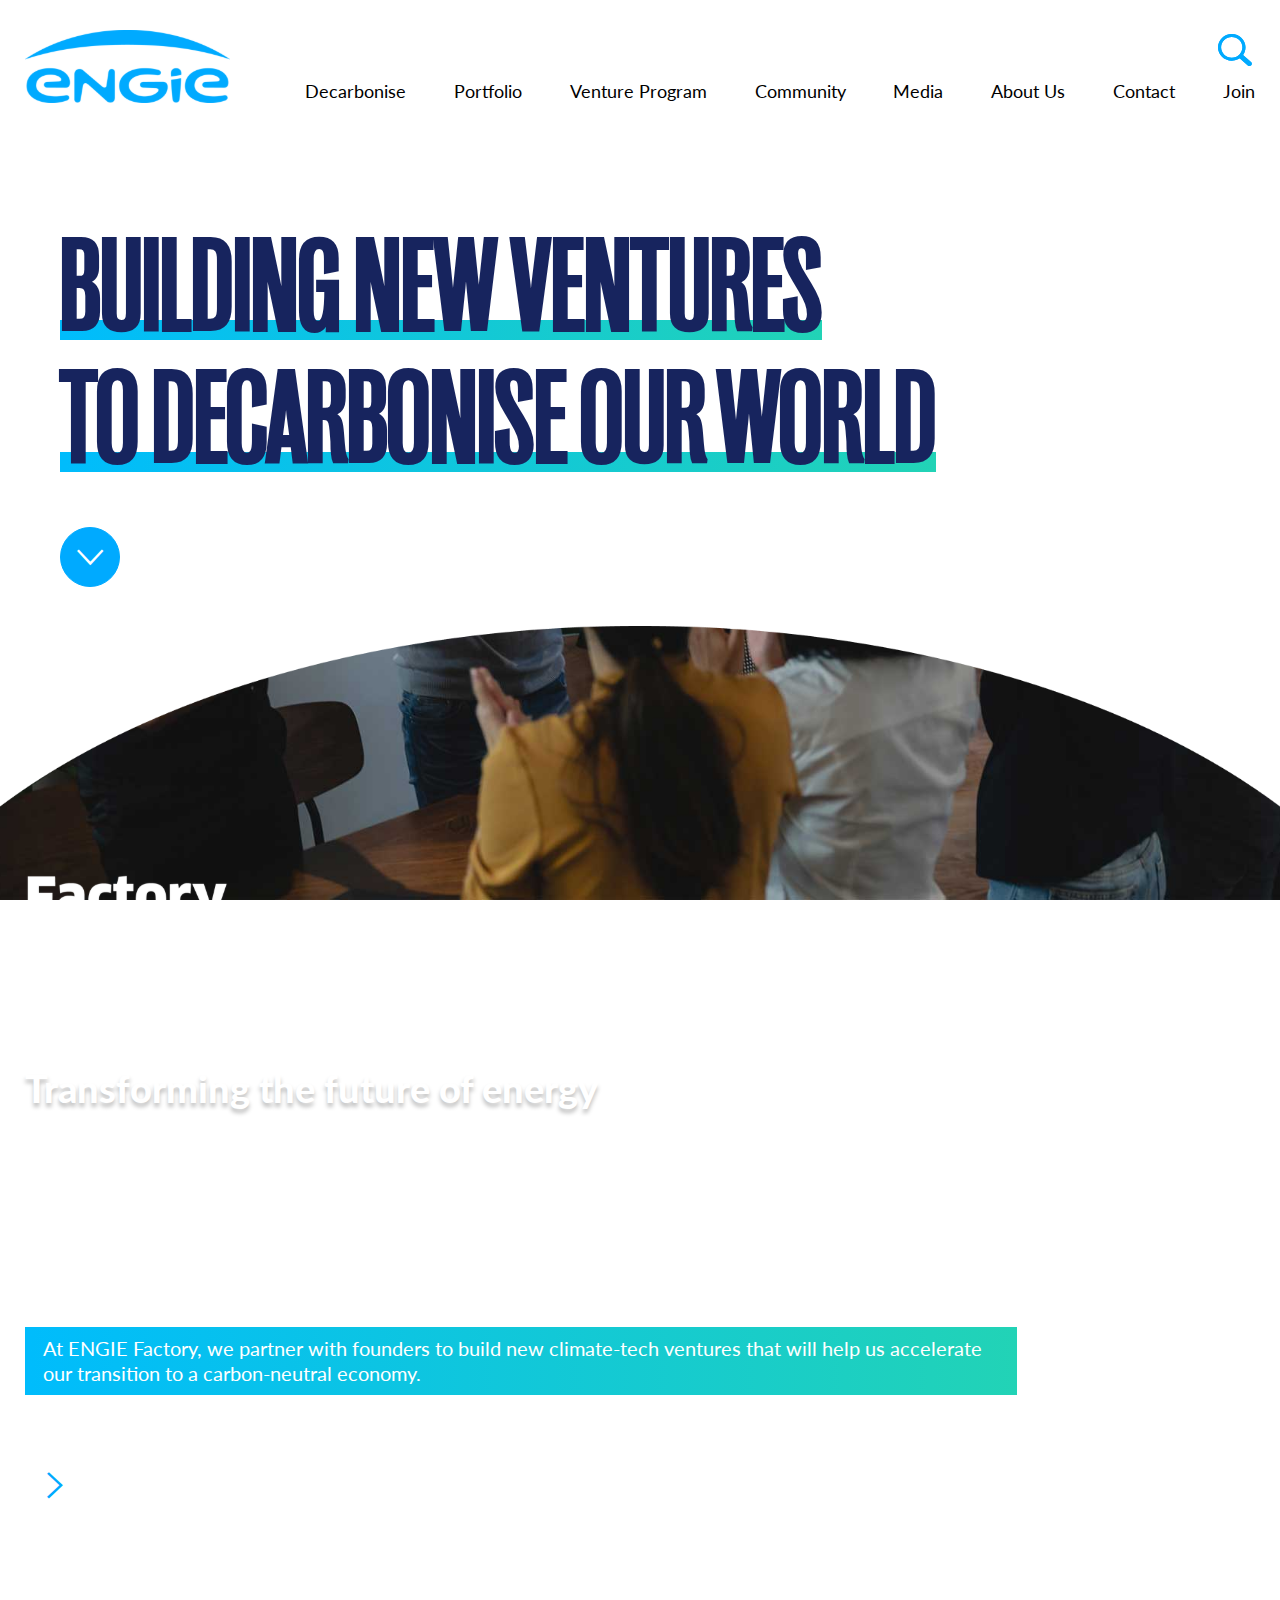
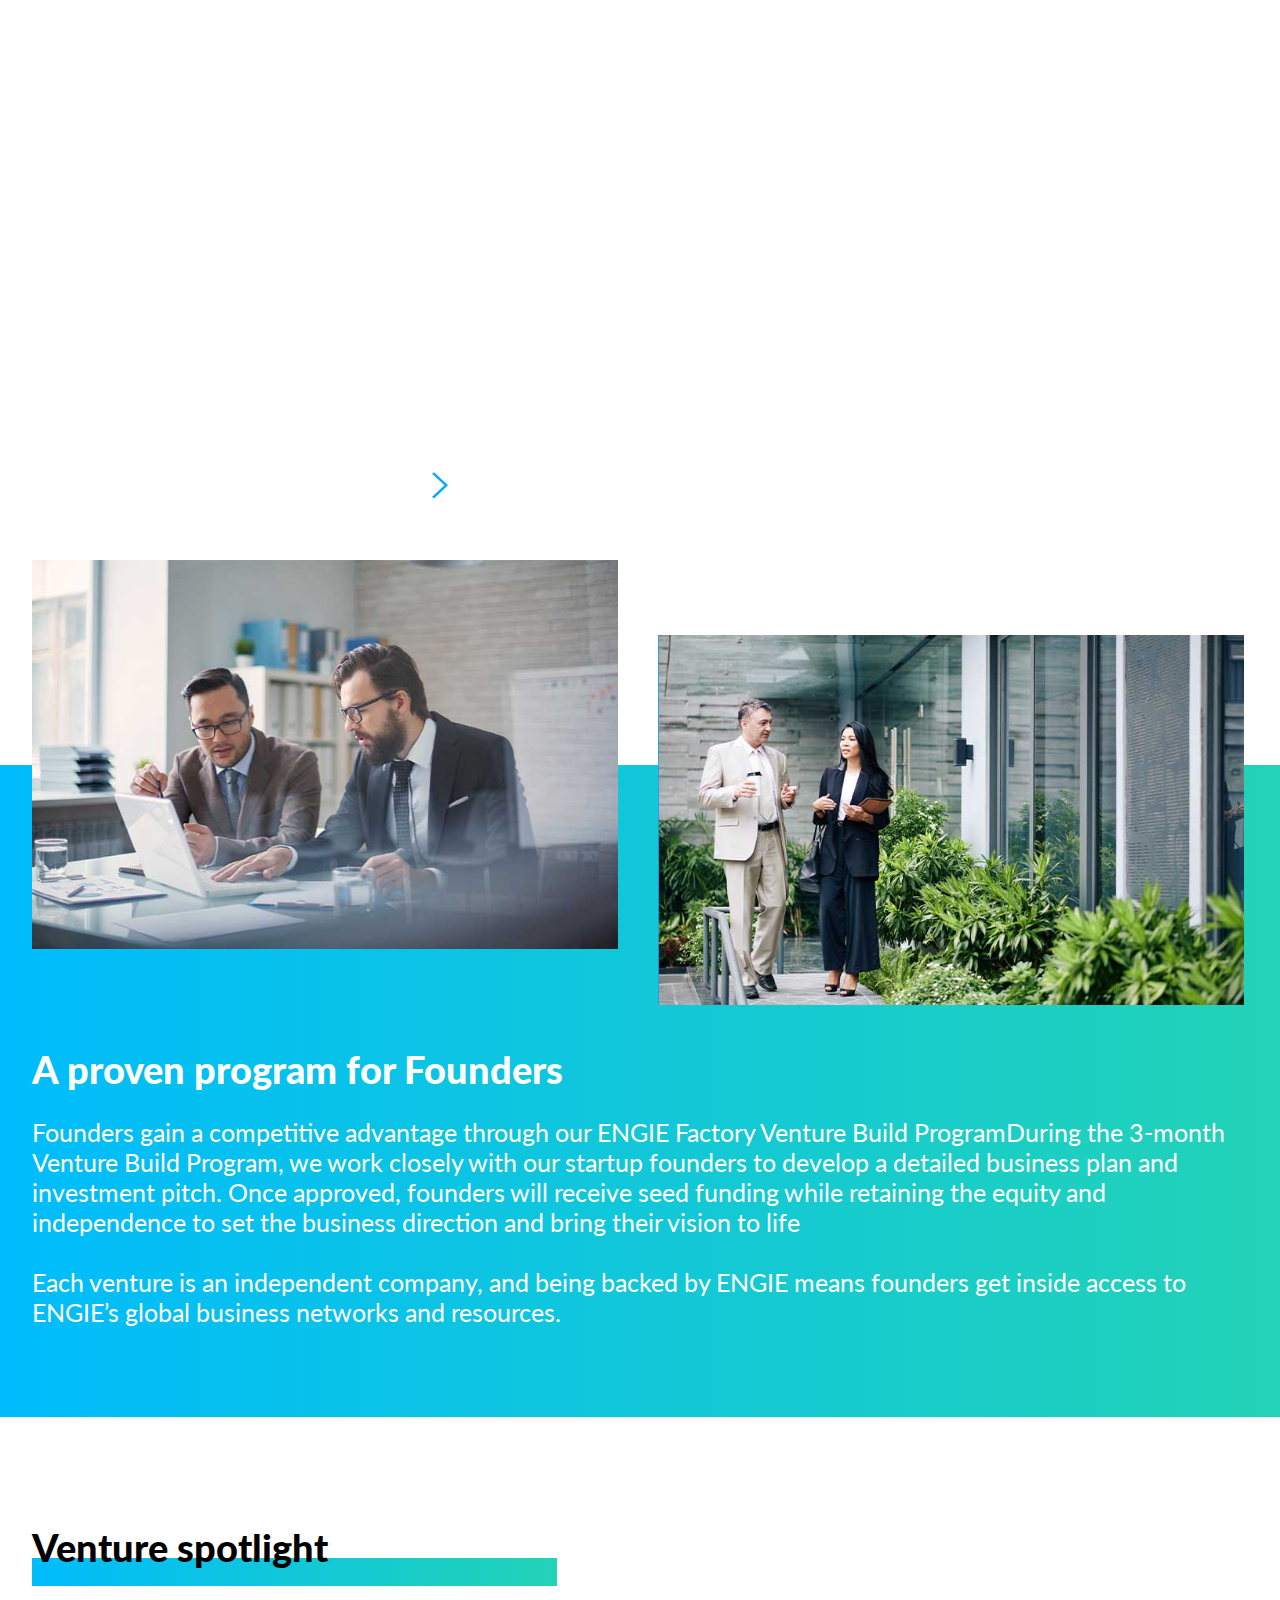
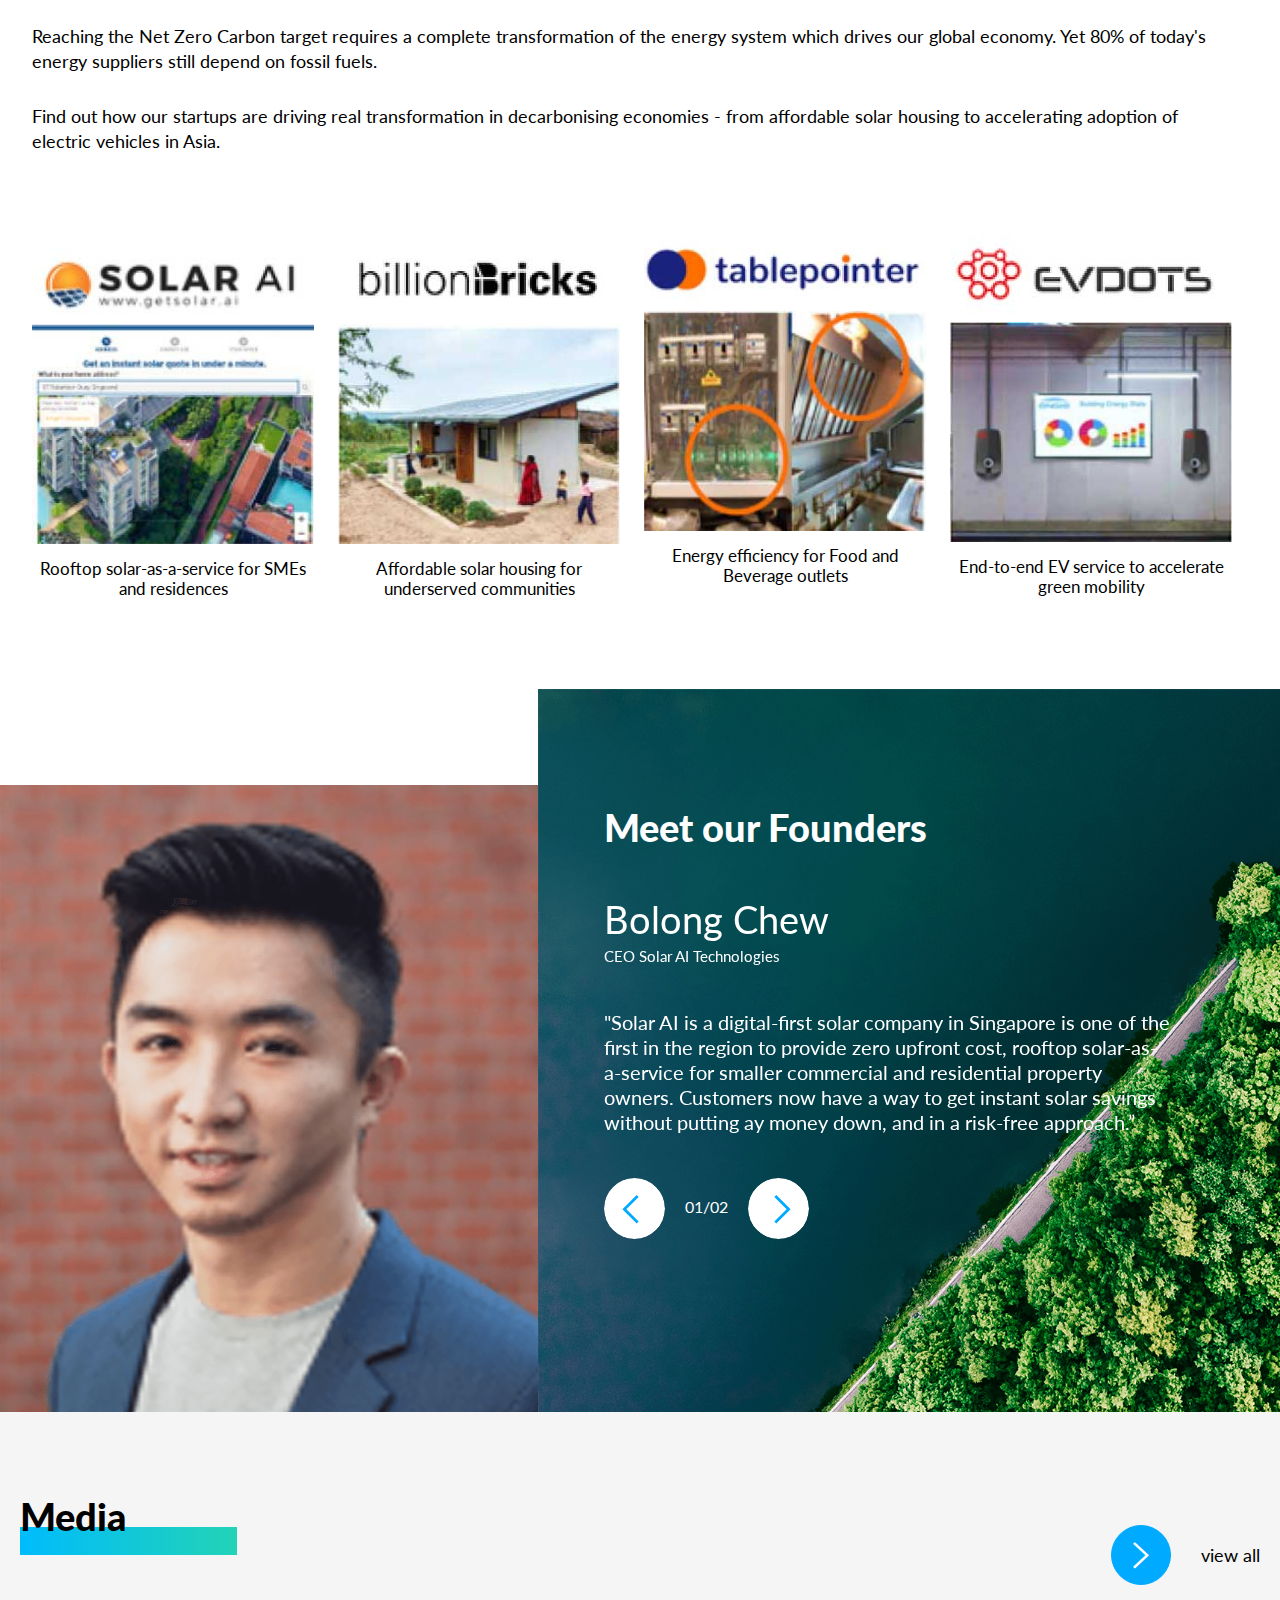
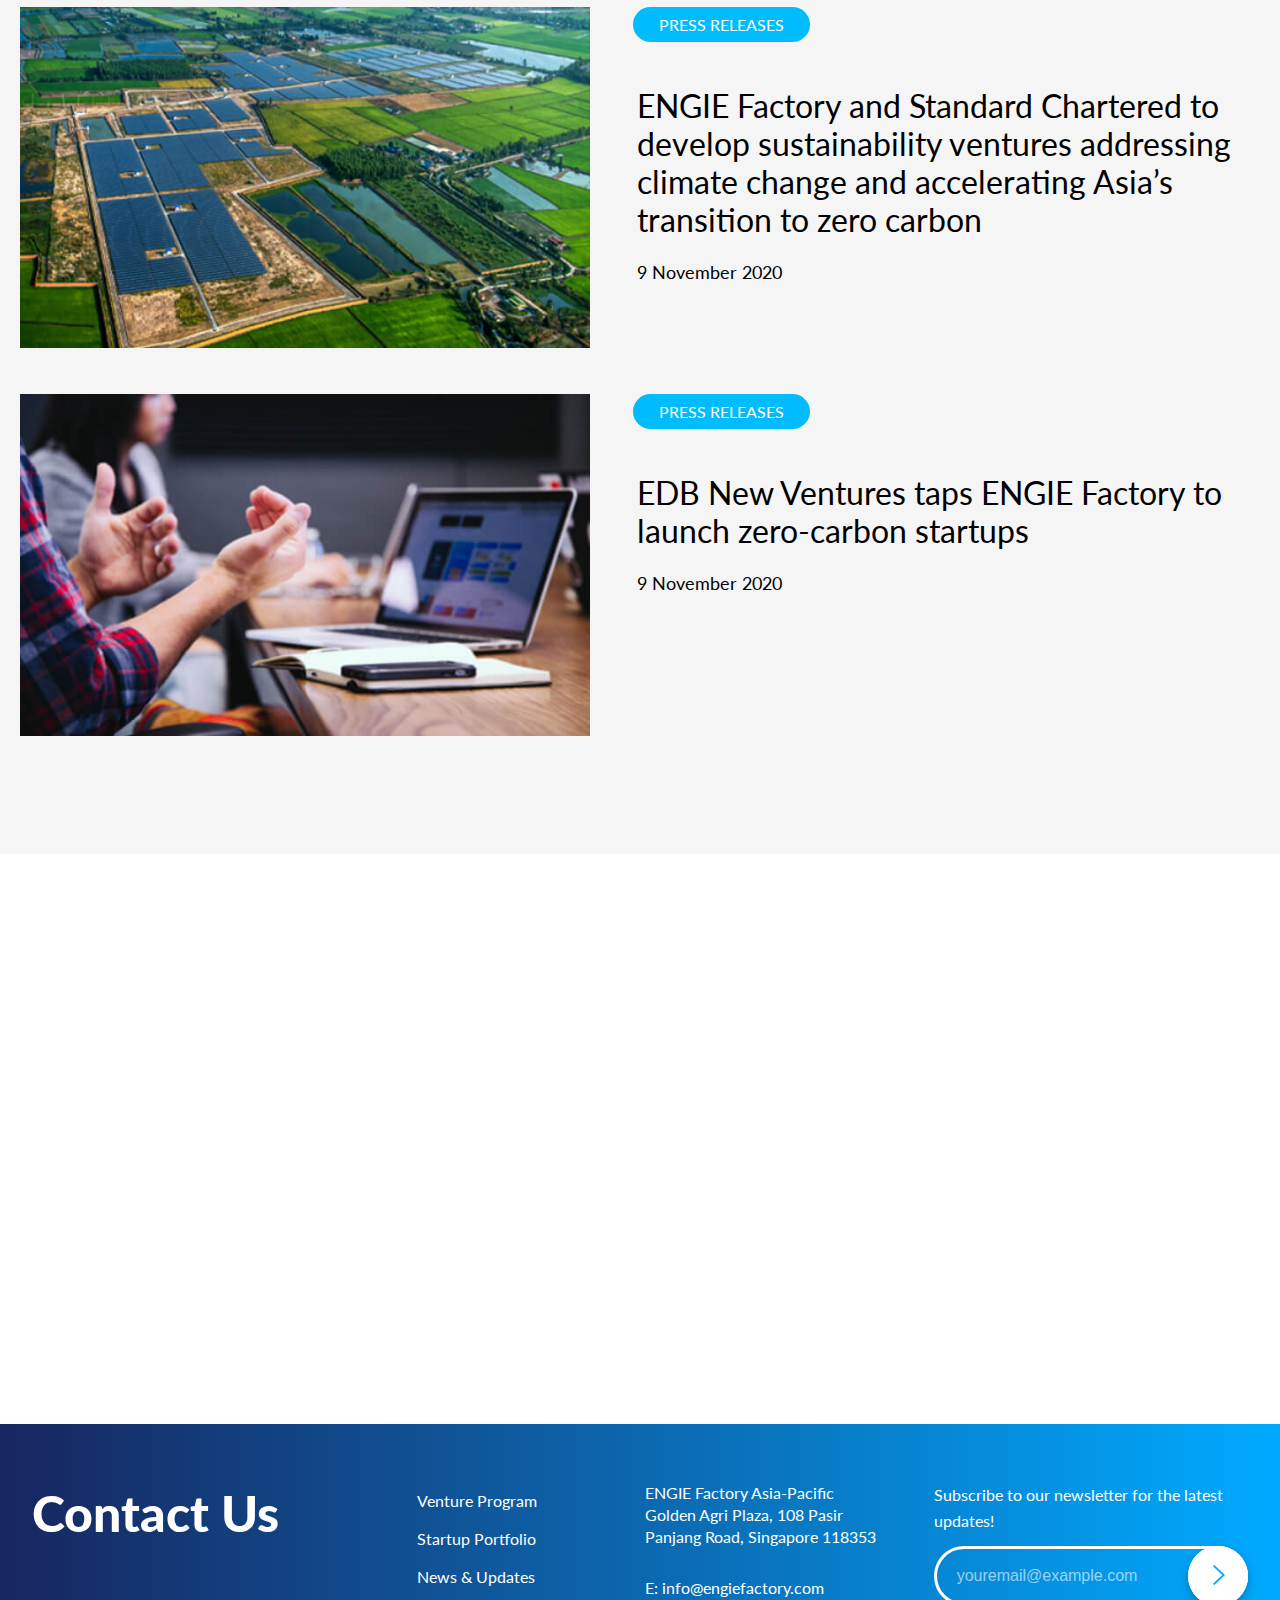
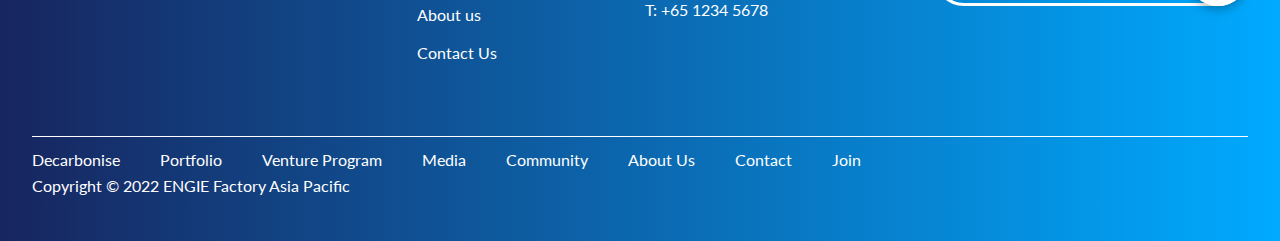
<file: index.html>
<!DOCTYPE HTML>
<html lang="en">

<head>
    <meta http-equiv="Content-Type" content="text/html; charset=utf-8" />
    <title>Engie-Production | Home</title>
    <meta name="viewport" content="width=device-width, initial-scale=1, maximum-scale=1, user-scalable=0" />
    <link href="https://fonts.googleapis.com/css2?family=Lato:wght@300;400;700;900&display=swap" rel="stylesheet">
    <link href="https://fonts.googleapis.com/css2?family=Familjen+Grotesk:wght@700&display=swap" rel="stylesheet">
    <link type="text/css" href="assets/css/font-awesome.css" rel="stylesheet" />
    <link type="text/css" href="assets/css/ionicons.min.css" rel="stylesheet" />
    <link rel="stylesheet" href="assets/css/animate.css">
    <link rel="stylesheet" href="assets/css/owl.carousel.min.css" />
    <link type="text/css" href="style.css" rel="stylesheet" />
    <link type="text/css" href="assets/css/responsive.css" rel="stylesheet" />
    <!--[if lt IE 9]><script src="assets/js/modernizr.min.js" type="text/javascript"></script><![endif]-->
</head>

<body class="concept">
    <div id="wrapper">
        <!-- ======================= -->
        <header id="header_area">
            <div class="menu_content_area">
                <div class="menu_content d-flex flex-space-between flex-nowrap">
                    <div class="logo">
                        <a href="#"><img src="assets/images/logo.svg" alt="logo"></a>
                    </div>
                    <div class="header_left">
                        <div class="searchbox">
                            <form action="#">
                                <input type="search" placeholder="Search......" name="search" class="searchbox-input" onkeyup="buttonUp();">
                                <input type="submit" class="searchbox-submit" value="">
                                <span class="searchbox-icon"></span>
                            </form>
                        </div>
                        <nav class="menu_bar">
                            <ul id="menu" class="">
                                <li><a href="#">Decarbonise</a></li>
                                <li><a href="portfolio.html">Portfolio</a></li>
                                <li><a href="venture-program.html">Venture Program </a></li>
                                <li><a href="#">Community</a></li>
                                <li><a href="media.html">Media</a></li>
                                <li><a href="about_us.html">About Us</a></li>
                                <li><a href="#">Contact</a></li>
                                <li><a href="join.html"> Join</a></li>
                            </ul>
                        </nav>
                        <div class="menu_button_area only_mobile_view">
                            <button type="button" class="button_menu">
                                <span></span>
                                <span></span>
                                <span></span>
                            </button>
                        </div>
                    </div>
                </div>
            </div>
            <div id="menu_holder"></div>
        </header>
        <!-- banner area start -->

        <div class="banner_area">
            <div class="banner_wrap center-content">
                <div class="banner_top">
                    <h1 class="animate__animated animate__fadeInLeft"> Building new ventures </h1>
                    <h1 class="animate__animated animate__fadeInLeft animate__delay-1s"> to decarbonise our world</h1>
                    <div class="arrow_btn">
                        <a href="#" class="btn"> <i class="ion-ios-arrow-down"></i> </a>
                    </div>
                </div>
            </div>

            <div class="main_banner home_banner">
                <style>
                    .main_banner {
                        background: url(assets/images/hero-img1.jpg);
                    }
                </style>
                <div class="main_banner_content">
                    <div class="banner_logo">
                        <img src="assets/images/FactoryLogo.svg" alt="">
                    </div>
                    <div class="main_banner_info">
                        <h2>Transforming the future of energy</h2>
                        <p> We want more entrepreneurs to join us in the race to Net Zero Carbon. Decarbonizing the energy sector is a challenge like no other: energy production is responsible for nearly three quarters of global greenhouse gas emissions.
                        </p>
                        <p>But we have less than 10 years left to fight climate change, so we need to innovate faster to resolve our climate emergency. </p>
                    </div>
                    <div class="banner_bottom_text">
                        <p> At ENGIE Factory, we partner with founders to build new climate-tech ventures that will help us accelerate our transition to a carbon-neutral economy.</p>
                    </div>

                    <div class="banner_arrow">
                        <div class="arrow_btn">
                            <a href="#" class="btn"> <i class="ion-ios-arrow-right"></i> </a>
                        </div>
                        <span> How it works</span>
                    </div>

                </div>
            </div>
        </div>

        <div class="our_ventures_area">
            <div class="our_ventures_wrap center-content">
                <div class="our_ventures_info">
                    <h2> Our ventures are backed by ENGIE </h2>
                    <p>ENGIE is a global leader in low-carbon energy and services, committed to driving energy transition through innovative energy-efficient and environmentally-friendly solutions. </p>
                    <p>As the corporate venture building arm of ENGIE, we work closely with founders who champion the vision to decarbonise our world.</p>
                    <p>ENGIE Factory also funds the new startup and offers a fast track for founders to scale their business globally through the corporate resources and networks from ENGIE.</p>

                    <div class="banner_arrow">
                        <div class="arrow_btn">
                            <a href="#" class="btn"> <i class="ion-ios-arrow-right"></i> </a>
                        </div>
                        <span>Our Venture Portfolio</span>
                    </div>
                </div>
            </div>
        </div>

        <div class="program_founders_area">
            <div class="program_founders_wrap center-content">
                <div class="photo_box d-flex flex-space-between">
                    <div class="photo_item photo_item1">
                        <img src="assets/images/image2.jpg" alt="">
                    </div>
                    <div class="photo_item">
                        <img src="assets/images/image3.jpg" alt="">
                    </div>
                </div>

                <div class="program_founders_box">
                    <div class="program_founders_text">
                        <h2> A proven program for Founders</h2>
                        <p> Founders gain a competitive advantage through our ENGIE Factory Venture Build ProgramDuring the 3-month Venture Build Program, we work closely with our startup founders to develop a detailed business plan and investment pitch.
                            Once approved, founders will receive seed funding while retaining the equity and independence to set the business direction and bring their vision to life </p>

                        <p>Each venture is an independent company, and being backed by ENGIE means founders get inside access to ENGIE’s global business networks and resources.</p>
                    </div>
                </div>

            </div>
        </div>

        <div class="venture_spotligt_area">
            <div class="venture_spotligt_content center-content">
                <div class="common_title">
                    <h2> Venture spotlight</h2>
                </div>
                <p> Reaching the Net Zero Carbon target requires a complete transformation of the energy system which drives our global economy. Yet 80% of today's energy suppliers still depend on fossil fuels. </p>

                <p>Find out how our startups are driving real transformation in decarbonising economies - from affordable solar housing to accelerating adoption of electric vehicles in Asia.</p>

                <div class="venture_spotligt_brand d-flex flex-wrap">
                    <div class="spotligt_brand_item">
                        <div class="brand_logo">
                            <a href="#">
                                <img src="assets/images/brand_logo1.jpg" alt="">
                            </a>
                        </div>
                        <img src="assets/images/image4.jpg" alt="">
                        <p> Rooftop solar-as-a-service for SMEs and residences</p>
                    </div>

                    <div class="spotligt_brand_item">
                        <div class="brand_logo">
                            <a href="#">
                                <img src="assets/images/brand_logo2.jpg" alt="">
                            </a>
                        </div>
                        <img src="assets/images/image5.jpg" alt="">
                        <p> Affordable solar housing for underserved communities</p>
                    </div>


                    <div class="spotligt_brand_item">
                        <div class="brand_logo">
                            <a href="#">
                                <img src="assets/images/brand_logo3.jpg" alt="">
                            </a>
                        </div>
                        <img src="assets/images/image6.jpg" alt="">
                        <p> Energy efficiency for Food and Beverage outlets</p>
                    </div>

                    <div class="spotligt_brand_item">
                        <div class="brand_logo">
                            <a href="#">
                                <img src="assets/images/brand_logo4.jpg" alt="">
                            </a>
                        </div>
                        <img src="assets/images/image7.jpg" alt="">
                        <p>End-to-end EV service to accelerate green mobility</p>
                    </div>

                </div>
            </div>
        </div>



        <div class="founders-sec">
            <div class="founders-sec-inner flex-wrap">
                <div class="founder-img"><img src="assets/images/founder-img.png" alt=""></div>
                <div class="founder-content">
                    <h2>Meet our Founders</h2>
                    <div class="founder-slider owl-carousel">
                        <div class="f-slide-item">
                            <h4>Bolong Chew</h4>
                            <span class="designation">CEO Solar AI Technologies</span>
                            <p><span>"</span>Solar AI is a digital-first solar company in Singapore is one of the first in the region to provide zero upfront cost, rooftop solar-as-a-service for smaller commercial and residential property owners. Customers
                                now have a way to get instant solar savings without putting ay money down, and in a risk-free approach.<span>”</span></p>
                        </div>
                        <div class="f-slide-item">
                            <h4>Bolong Chew</h4>
                            <span class="designation">CEO Solar AI Technologies</span>
                            <p><span>"</span>Solar AI is a digital-first solar company in Singapore is one of the first in the region to provide zero upfront cost, rooftop solar-as-a-service for smaller commercial and residential property owners. Customers
                                now have a way to get instant solar savings without putting ay money down, and in a risk-free approach.<span>”</span></p>
                        </div>
                    </div>
                    <div class="founder-slider-counter"></div>
                </div>
            </div>
        </div>

        <!-- Founder section end -->

        <!-- Media section start -->
        <div class="media-sec">
            <div class="media-sec-inner center_content">
                <div class="common_title">
                    <h2>Media</h2>
                </div>
                <div class="media-items">
                    <div class="media-items-inner">
                        <div class="media-item flex-wrap">
                            <a href="#" class="media-item-img">
                                <img src="assets/images/media-two.jpg" alt="">
                            </a>
                            <div class="media-item-contents">
                                <span class="media-item-tag">press releases</span>
                                <h3 class="media-item-title"><a href="#">ENGIE Factory and Standard Chartered to develop sustainability ventures addressing climate change and accelerating Asia’s transition to zero carbon</a></h3>
                                <span class="media-item-time">9 November 2020</span>
                            </div>
                        </div>
                        <div class="media-item flex-wrap">
                            <a href="#" class="media-item-img">
                                <img src="assets/images/media-one.jpg" alt="">
                            </a>
                            <div class="media-item-contents">
                                <span class="media-item-tag">press releases</span>
                                <h3 class="media-item-title"><a href="#">EDB New Ventures taps ENGIE Factory to launch zero-carbon startups</a></h3>
                                <span class="media-item-time">9 November 2020</span>
                            </div>
                        </div>
                        <a href="#" class="view-all flex-nowrap align-center">
                            <div href="#" class="arrow-btn"><i class="ion-ios-arrow-right"></i></div><span>view all</span>
                        </a>
                    </div>
                </div>
            </div>
        </div>
        <!-- Media section end -->

        <!-- Join us founder section start -->
        <div class="join-founder-sec">
            <div class="join-founder-sec-inner center_content">
                <div class="join-us-founder-content">
                    <h2>Join us as a Founder</h2>
                    <p>Founders who join our Venture Build Program are on an accelerated track. We work closely with founders to ideate, validate, launch and scale their ventures.</p>
                    <p>You’ll be supported by a dedicated venture building team to build an investment pitch, and once approved, you will get early-stage funding from ENGIE Factory to kickstart your new independent venture.</p>
                </div>
            </div>
        </div>
        <!-- Join us founder section end -->

        <footer class="footer_area">
            <div class="footer_wrap center-content">
                <div class="footer_box d-flex flex-wrap">
                    <div class="footer_widget footer_widget1">
                        <h2> Contact Us</h2>
                    </div>
                    <div class="footer_widget footer_widget2">
                        <ul>
                            <li><a href="#">Venture Program</a></li>
                            <li><a href="#">Startup Portfolio</a></li>
                            <li><a href="#">News & Updates</a></li>
                            <li><a href="#">About us</a></li>
                            <li><a href="#">Contact Us</a></li>
                        </ul>
                    </div>

                    <div class="footer_widget footer_widget3">
                        <div class="foote_text">
                            <p>ENGIE Factory Asia-Pacific Golden Agri Plaza, 108 Pasir Panjang Road, Singapore 118353 </p>
                            <p>E: info@engiefactory.com <br> T: +65 1234 5678</p>
                        </div>

                    </div>
                    <div class="footer_widget footer_widget4">
                        <span> Subscribe to our newsletter for the latest updates!</span>
                        <div class="subscribe_box">
                            <form action="#">
                                <div class="subscribe_field">
                                    <input id="search_field" type="text" name="text" class="searc_email_field" placeholder="youremail@example.com">
                                    <div class="subscribe_btn">
                                        <input class="submit_btn" type="submit" name="submit" value="">
                                    </div>
                                </div>
                            </form>
                        </div>
                    </div>
                </div>

                <div class="copyright_area">
                    <ul>
                        <li><a href="#">Decarbonise</a></li>
                        <li><a href="#">Portfolio</a></li>
                        <li><a href="#">Venture Program</a></li>
                        <li><a href="#">Media</a></li>
                        <li><a href="#">Community</a></li>
                        <li><a href="#">About Us</a></li>
                        <li><a href="#">Contact</a></li>
                        <li><a href="#"> Join</a></li>
                    </ul>
                    <p>Copyright &copy; 2022 ENGIE Factory Asia Pacific</p>
                </div>
            </div>
        </footer>
    </div>
    <!-- footer end -->
    </div>
    <script src="assets/js/jquery.min.js"></script>
    <script src="assets/js/jquery.slicknav.js"></script>
    <script src="assets/js/owl.carousel.min.js"></script>
    <script src="assets/js/wow.min.js"></script>
    <script src="assets/js/custom.js"></script>
    <script>
        jQuery('.founder-slider').on('initialized.owl.carousel changed.owl.carousel', function(e) {
            if (!e.namespace) {
                return;
            }
            let carousel = e.relatedTarget;
            let totalNumber = 0;
            let currentNumber = 0;
            if (carousel.items().length > 9) {
                totalNumber = "";
            }
            if (carousel.current() >= 9) {
                currentNumber = "";
            }
            let numbers = carousel.relative(carousel.current()) + 1 + '/' + totalNumber + carousel.items().length;
            jQuery('.founder-slider-counter').text(`${currentNumber}${numbers}`);
        }).owlCarousel({
            loop: false,
            margin: 30,
            autoplay: false,
            nav: true,
            dot: true,
            items: 1,
        });

        // wow js initial
        new WOW().init();
    </script>
</body>

</html>
</file>
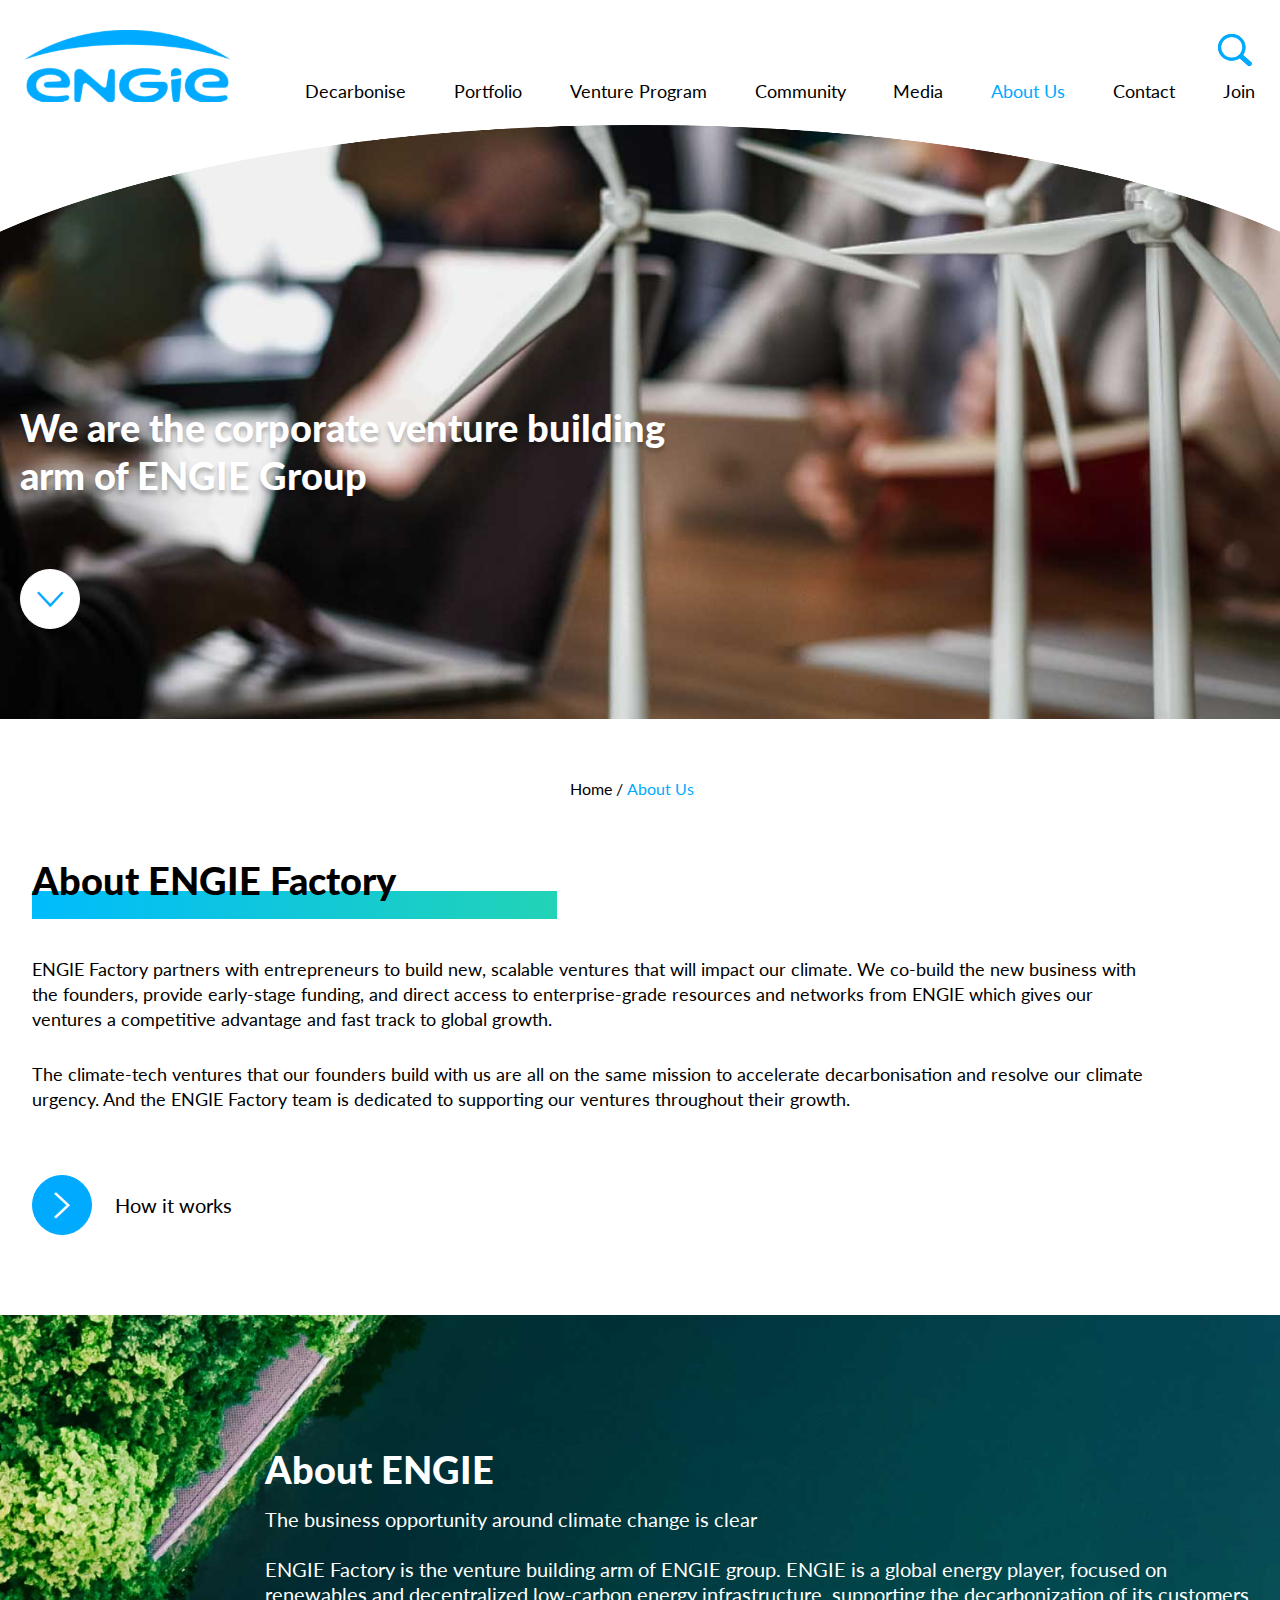
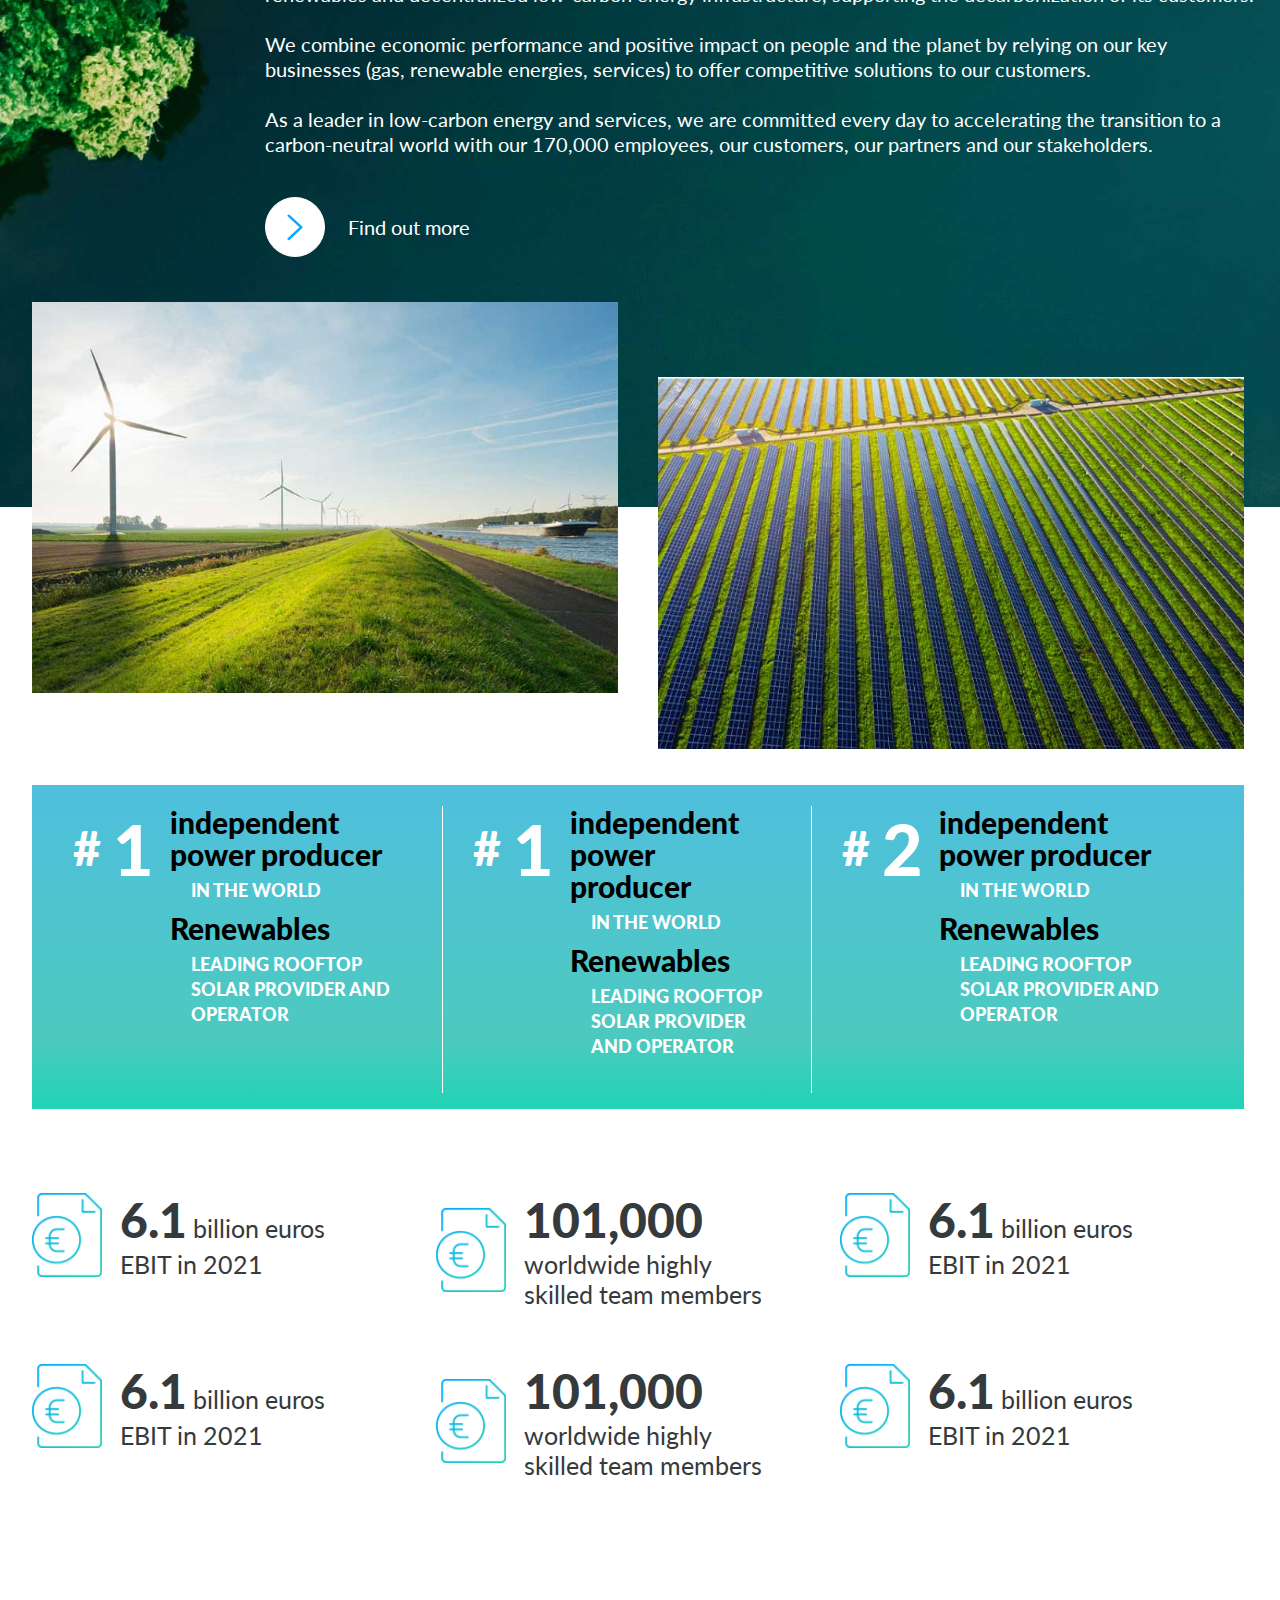
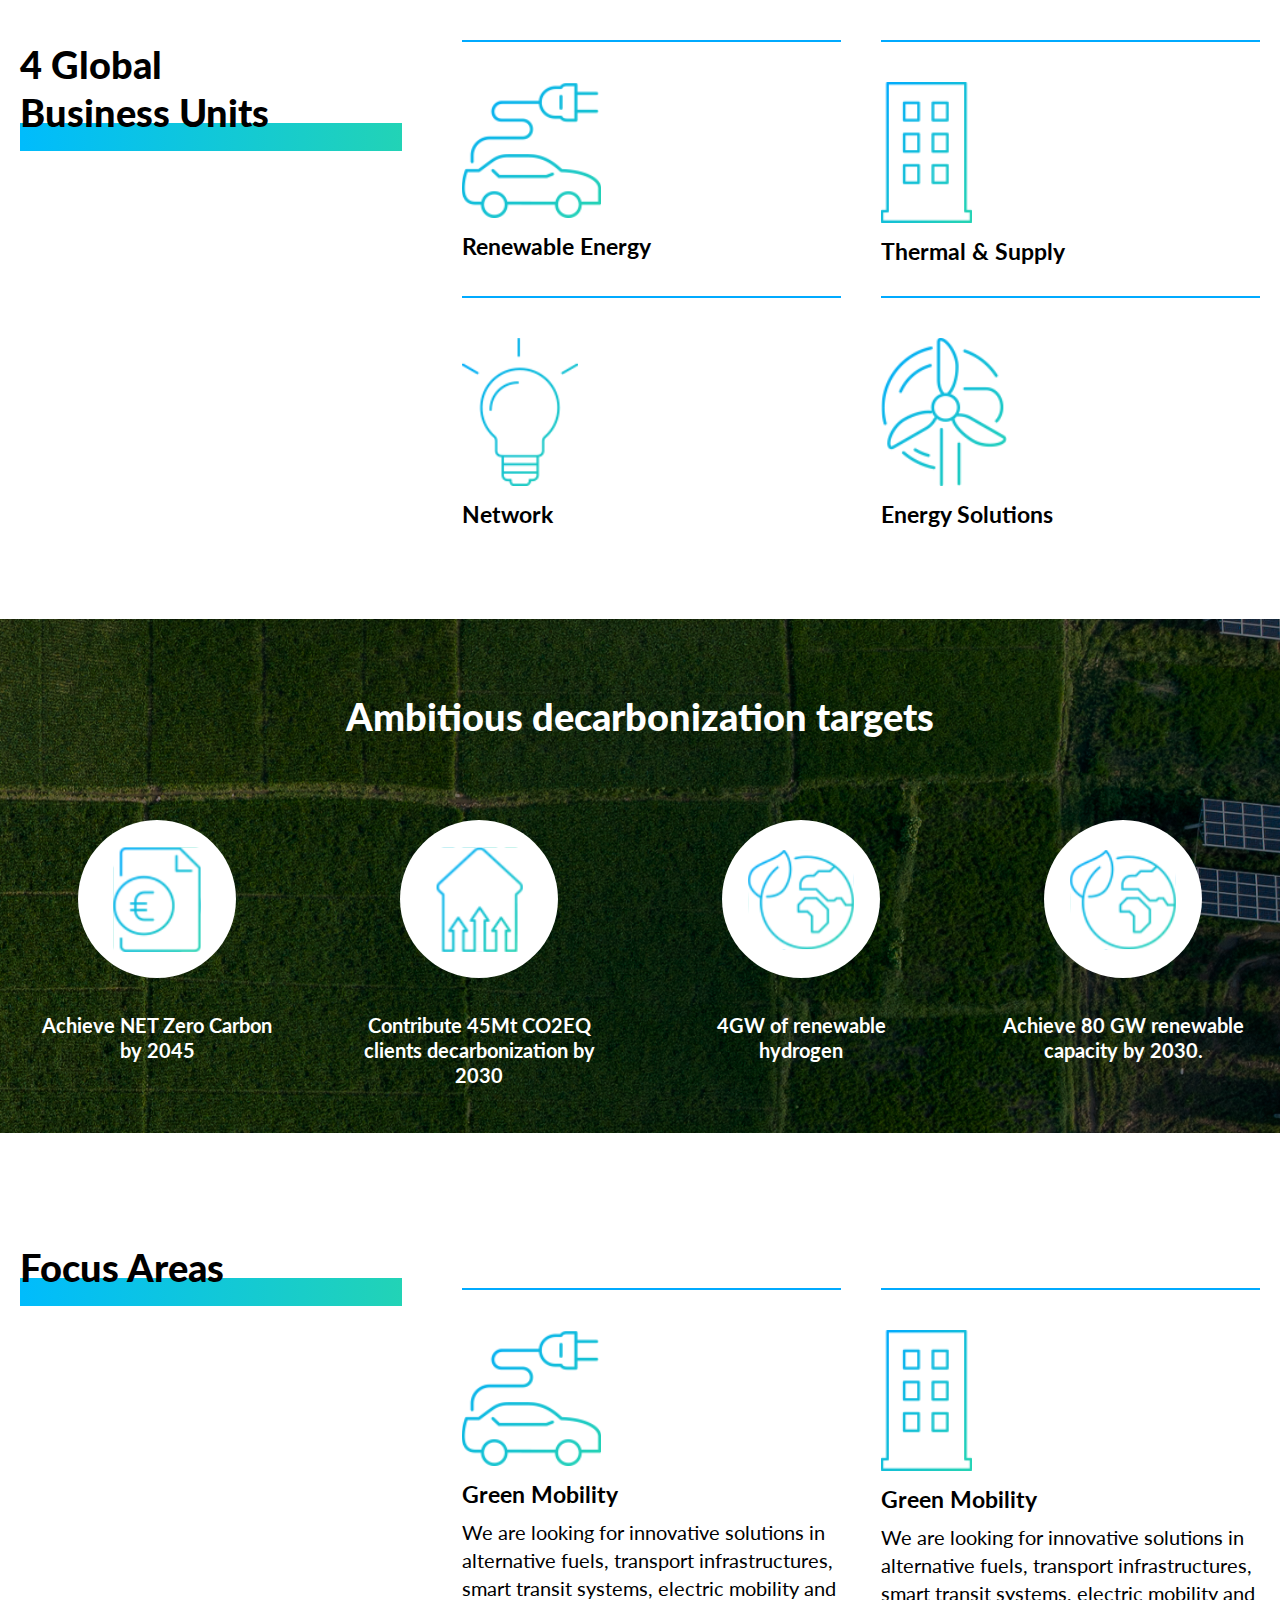
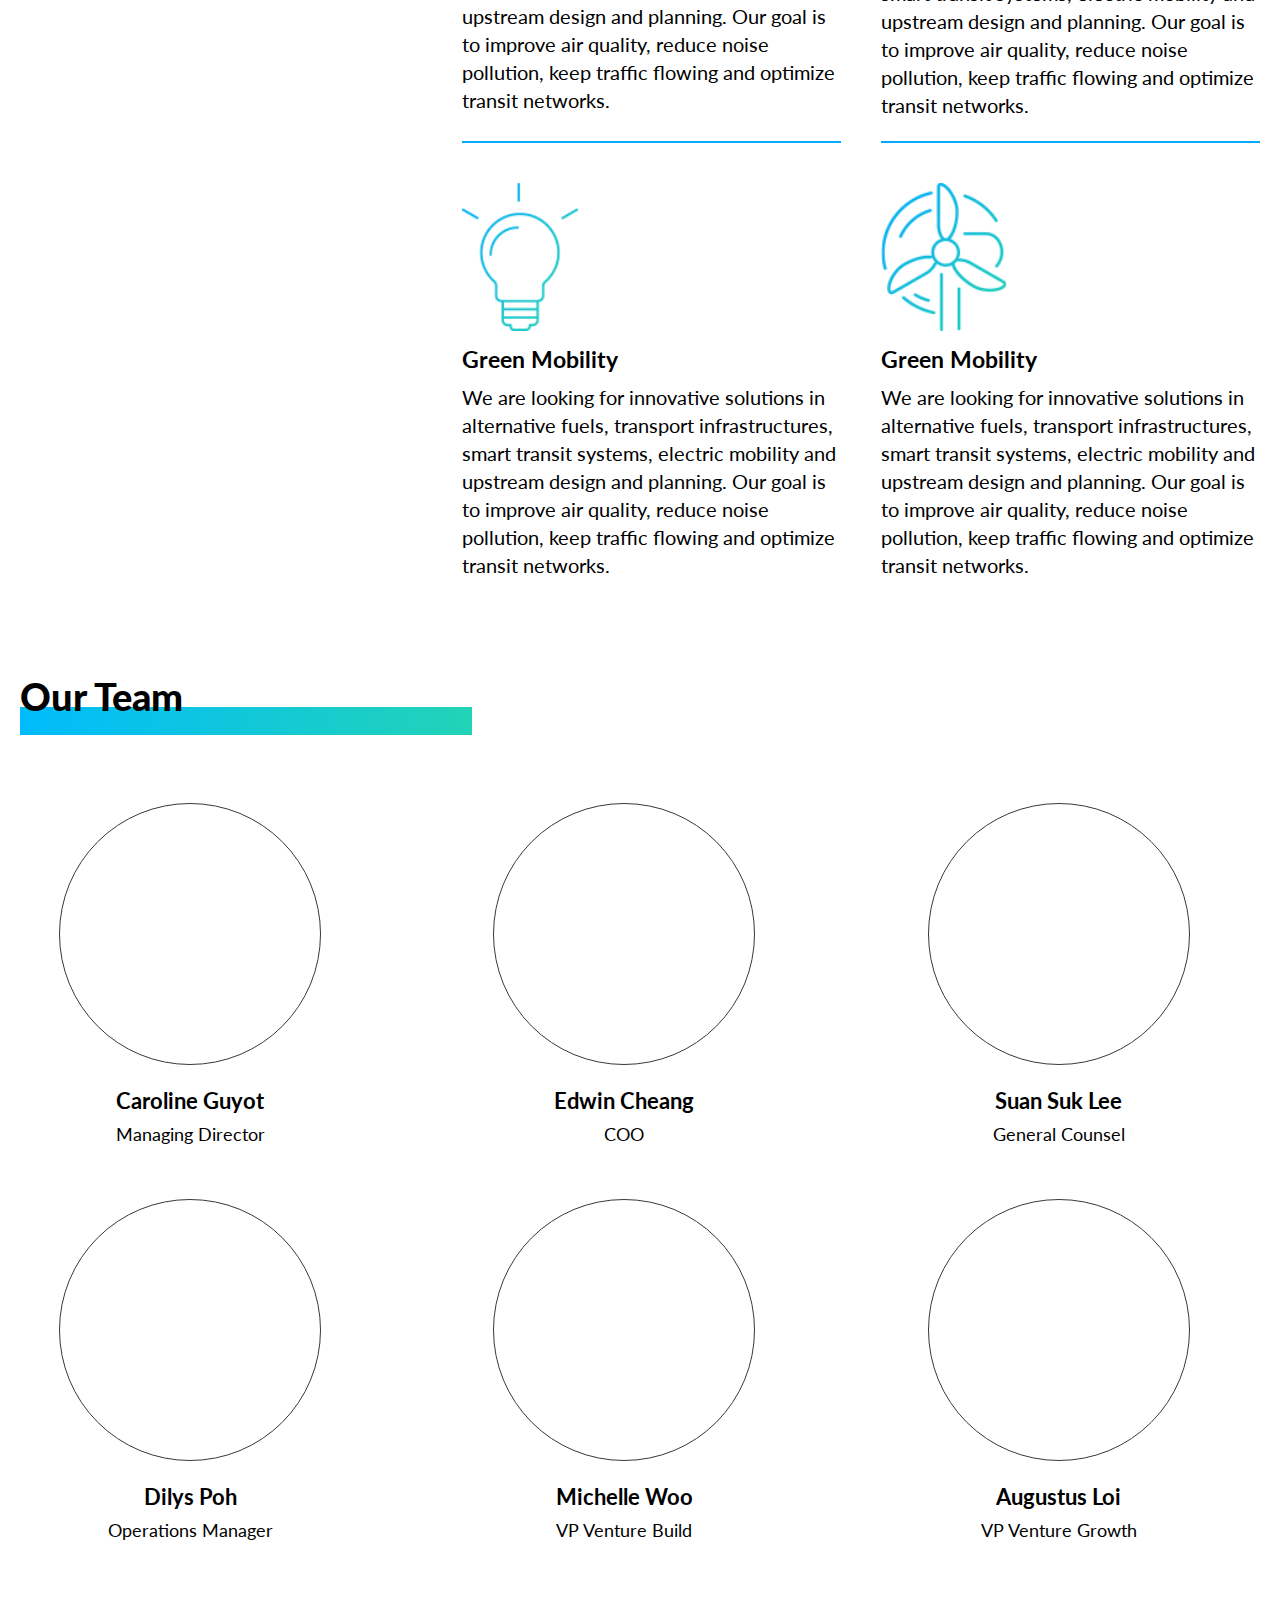
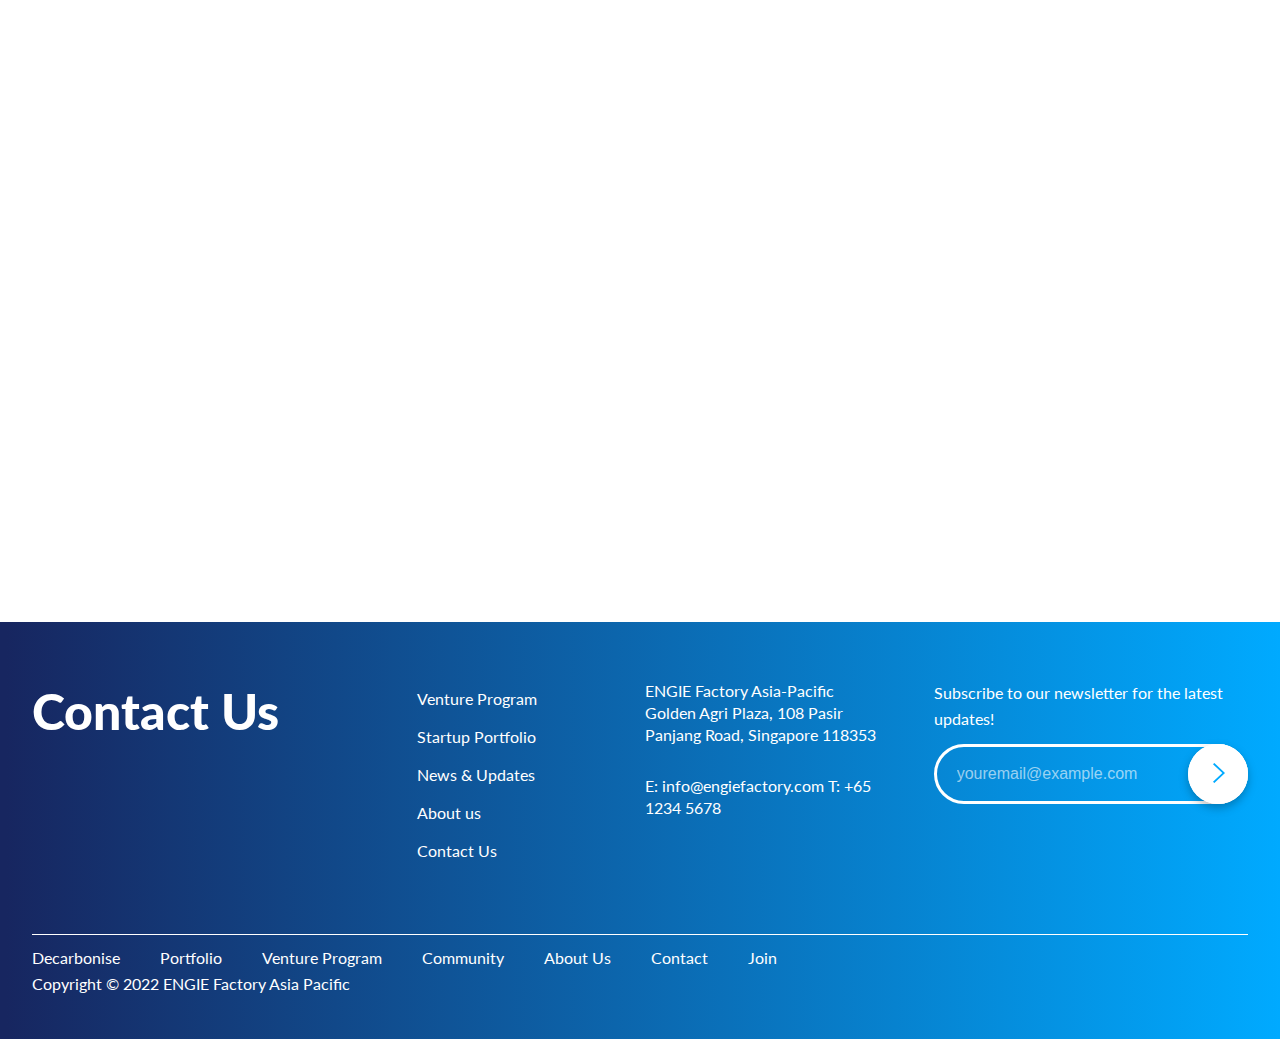
<file: about_us.html>
<!DOCTYPE HTML>
<html lang="en">

<head>
    <meta http-equiv="Content-Type" content="text/html; charset=utf-8" />
    <title>About us</title>
    <meta name="viewport" content="width=device-width, initial-scale=1, maximum-scale=1, user-scalable=0" />
    <link href="https://fonts.googleapis.com/css2?family=Lato:wght@300;400;700;900&display=swap" rel="stylesheet">
    <link href="https://fonts.googleapis.com/css2?family=Familjen+Grotesk:wght@700&display=swap" rel="stylesheet">
    <link type="text/css" href="assets/css/font-awesome.css" rel="stylesheet" />
    <link type="text/css" href="assets/css/ionicons.min.css" rel="stylesheet" />
    <link rel="stylesheet" href="assets/css/owl.carousel.min.css" />
    <link type="text/css" href="style.css" rel="stylesheet" />
    <link type="text/css" href="assets/css/responsive.css" rel="stylesheet" />
    <!--[if lt IE 9]><script src="assets/js/modernizr.min.js" type="text/javascript"></script><![endif]-->
</head>

<body class="concept">
    <div id="wrapper">
        <!-- ======================= -->
        <header id="header_area">
            <div class="menu_content_area">
                <div class="menu_content d-flex flex-space-between flex-nowrap">
                    <div class="logo">
                        <a href="#"><img src="assets/images/logo.svg" alt="logo"></a>
                    </div>
                    <div class="header_left">
                        <div class="searchbox">
                            <form action="#">
                                <input type="search" placeholder="Search......" name="search" class="searchbox-input" onkeyup="buttonUp();">
                                <input type="submit" class="searchbox-submit" value="">
                                <span class="searchbox-icon"></span>
                            </form>
                        </div>
                        <nav class="menu_bar">
                            <ul id="menu" class="">
                                <li><a href="#">Decarbonise</a></li>
                                <li><a href="portfolio.html">Portfolio</a></li>
                                <li><a href="venture-program.html">Venture Program </a></li>
                                <li><a href="#">Community</a></li>
                                <li><a href="media.html">Media</a></li>
                                <li><a href="about_us.html" class="active">About Us</a></li>
                                <li><a href="#">Contact</a></li>
                                <li><a href="join.html"> Join</a></li>
                            </ul>
                        </nav>
                        <div class="menu_button_area only_mobile_view">
                            <button type="button" class="button_menu">
                                <span></span>
                                <span></span>
                                <span></span>
                            </button>
                        </div>
                    </div>
                </div>
            </div>
            <div id="menu_holder"></div>
        </header>
        <!-- banner area start -->

        <div class="banner_area">
            <div class="main_banner other_common_banner">
                <style>
                    .main_banner {
                        background: url(assets/images/hero-img2.jpg);
                        background-attachment: fixed;
                    }
                </style>
                <div class="main_banner_content">
                    <div class="main_banner_info">
                        <h2>We are the corporate venture building arm of ENGIE Group</h2>
                    </div>


                    <div class="banner_arrow">
                        <div class="arrow_btn">
                            <a href="#" class="btn"> <i class="ion-ios-arrow-down"></i> </a>
                        </div>
                    </div>

                </div>
            </div>
        </div>


        <div class="venture_spotligt_area about_sotligt">
            <div class="venture_spotligt_content center-content">
                <div class="breadcrumbs_item">
                    <span>Home</span>
                    <span>/</span>
                    <span><a href="#">About Us</a></span>
                </div>
                <div class="common_title">
                    <h2>About ENGIE Factory</h2>
                </div>
                <div class="about_sotligt_text">
                    <p>ENGIE Factory partners with entrepreneurs to build new, scalable ventures that will impact our climate. We co-build the new business with the founders, provide early-stage funding, and direct access to enterprise-grade resources and
                        networks from ENGIE which gives our ventures a competitive advantage and fast track to global growth.</p>
                    <p>The climate-tech ventures that our founders build with us are all on the same mission to accelerate decarbonisation and resolve our climate urgency. And the ENGIE Factory team is dedicated to supporting our ventures throughout their
                        growth.
                    </p>
                </div>


                <div class="banner_arrow green_arrow">
                    <div class="arrow_btn">
                        <a href="#" class="btn"> <i class="ion-ios-arrow-right"></i> </a>
                    </div>
                    <span>How it works</span>
                </div>
            </div>
        </div>

        <div class="our_ventures_area our_ventures_area2">
            <div class="our_ventures_wrap center-content">
                <div class="our_ventures_info">
                    <h2> About ENGIE</h2>
                    <p>The business opportunity around climate change is clear</p>
                    <p>ENGIE Factory is the venture building arm of ENGIE group. ENGIE is a global energy player, focused on renewables and decentralized low-carbon energy infrastructure, supporting the decarbonization of its customers.</p>

                    <p>We combine economic performance and positive impact on people and the planet by relying on our key businesses (gas, renewable energies, services) to offer competitive solutions to our customers.</p>
                    <p>As a leader in low-carbon energy and services, we are committed every day to accelerating the transition to a carbon-neutral world with our 170,000 employees, our customers, our partners and our stakeholders. </p>

                    <div class="banner_arrow">
                        <div class="arrow_btn">
                            <a href="#" class="btn"> <i class="ion-ios-arrow-right"></i> </a>
                        </div>
                        <span>Find out more</span>
                    </div>
                </div>
            </div>
        </div>

        <div class="program_founders_area program_founders_area2">
            <div class="program_founders_wrap center-content">
                <div class="photo_box d-flex flex-space-between">
                    <div class="photo_item photo_item1">
                        <img src="assets/images/image9.jpg" alt="">
                    </div>
                    <div class="photo_item">
                        <img src="assets/images/image10.jpg" alt="">
                    </div>
                </div>

                <div class="independent_box">
                    <div class="independent-items flex-wrap">
                        <div class="independent-item flex-nowrap">
                            <div class="number">1</div>
                            <div class="item-content">
                                <h3>independent power producer</h3>
                                <span>IN THE WORLD</span>
                                <h3>Renewables</h3>
                                <span class="renew-sub-title">LEADING ROOFTOP SOLAR PROVIDER AND OPERATOR</span>
                            </div>
                        </div>
                        <div class="independent-item flex-nowrap">
                            <div class="number">1</div>
                            <div class="item-content">
                                <h3>independent power producer</h3>
                                <span>IN THE WORLD</span>
                                <h3>Renewables</h3>
                                <span class="renew-sub-title">LEADING ROOFTOP SOLAR PROVIDER AND OPERATOR</span>
                            </div>
                        </div>
                        <div class="independent-item flex-nowrap">
                            <div class="number">2</div>
                            <div class="item-content">
                                <h3>independent power producer</h3>
                                <span>IN THE WORLD</span>
                                <h3>Renewables</h3>
                                <span class="renew-sub-title">LEADING ROOFTOP SOLAR PROVIDER AND OPERATOR</span>
                            </div>
                        </div>
                    </div>
                </div>

                <div class="counter_box d-flex flex-wrap">
                    <div class="counter_box_item">
                        <div class="counter_box_bg d-flex align-center">
                            <div class="count_logo">
                                <img src="assets/images/count_logo.svg" alt="">
                            </div>
                            <div class="count_info">
                                <span><strong>6.1</strong> billion euros EBIT in 2021</span>
                            </div>
                        </div>
                    </div>

                    <div class="counter_box_item">
                        <div class="counter_box_bg d-flex align-center">
                            <div class="count_logo">
                                <img src="assets/images/count_logo.svg" alt="">
                            </div>
                            <div class="count_info">
                                <span><strong>101,000</strong> worldwide highly skilled team members</span>
                            </div>
                        </div>
                    </div>

                    <div class="counter_box_item">
                        <div class="counter_box_bg d-flex align-center">
                            <div class="count_logo">
                                <img src="assets/images/count_logo.svg" alt="">
                            </div>
                            <div class="count_info">
                                <span><strong>6.1</strong> billion euros EBIT in 2021</span>
                            </div>
                        </div>
                    </div>

                    <div class="counter_box_item">
                        <div class="counter_box_bg d-flex align-center">
                            <div class="count_logo">
                                <img src="assets/images/count_logo.svg" alt="">
                            </div>
                            <div class="count_info">
                                <span><strong>6.1</strong> billion euros EBIT in 2021</span>
                            </div>
                        </div>
                    </div>

                    <div class="counter_box_item">
                        <div class="counter_box_bg d-flex align-center">
                            <div class="count_logo">
                                <img src="assets/images/count_logo.svg" alt="">
                            </div>
                            <div class="count_info">
                                <span><strong>101,000</strong> worldwide highly skilled team members</span>
                            </div>
                        </div>
                    </div>
                    <div class="counter_box_item">
                        <div class="counter_box_bg d-flex align-center">
                            <div class="count_logo">
                                <img src="assets/images/count_logo.svg" alt="">
                            </div>
                            <div class="count_info">
                                <span><strong>6.1</strong> billion euros EBIT in 2021</span>
                            </div>
                        </div>
                    </div>
                </div>

            </div>
        </div>




        <div class="global_business_area">
            <div class="global_business_content center-content">
                <div class="global_business_wrap d-flex flex-nowrap">
                    <div class="global_business_left">
                        <div class="common_title">
                            <h2>4 Global <br> Business Units</h2>
                        </div>
                    </div>

                    <div class="global_business_right">
                        <div class="global_business_brand d-flex flex-wrap">
                            <div class="global_business_item gbi1">
                                <div class="global_business_bg">
                                    <div class="gobal_logo">
                                        <img src="assets/images/barnd_logo1.svg" alt="">
                                    </div>
                                    <h5> Renewable Energy</h5>
                                </div>
                            </div>
                            <div class="global_business_item gbi2">
                                <div class="global_business_bg">
                                    <div class="gobal_logo">
                                        <img src="assets/images/barnd_logo2.svg" alt="">
                                    </div>
                                    <h5>Thermal & Supply</h5>
                                </div>
                            </div>

                            <div class="global_business_item gbi3">
                                <div class="global_business_bg">
                                    <div class="gobal_logo">
                                        <img src="assets/images/barnd_logo3.svg" alt="">
                                    </div>
                                    <h5>Network</h5>
                                </div>
                            </div>
                            <div class="global_business_item gbi4">
                                <div class="global_business_bg">
                                    <div class="gobal_logo">
                                        <img src="assets/images/barnd_logo4.svg" alt="">
                                    </div>
                                    <h5>Energy Solutions</h5>
                                </div>
                            </div>
                        </div>
                    </div>


                </div>
            </div>
        </div>


        <!-- Ambitious decarbonization targets section start -->
        <div class="section ambition-target">
            <div class="section-inner center-content">
                <div class="sec-title">
                    <h2>Ambitious decarbonization targets</h2>
                </div>
                <div class="sec-items">
                    <div class="sec-items-inner flex-wrap">
                        <div class="sec-item">
                            <div class="sec-item-inner">
                                <div class="icon-box">
                                    <img src="assets/images/ambition-icon-1.svg" alt="">
                                </div>
                                <div class="sec-item-content">
                                    <span class="item-title">Achieve NET Zero Carbon by 2045</span>
                                </div>
                            </div>
                        </div>
                        <div class="sec-item">
                            <div class="sec-item-inner">
                                <div class="icon-box">
                                    <img src="assets/images/ambition-icon-2.svg" alt="">
                                </div>
                                <div class="sec-item-content">
                                    <span class="item-title">Contribute 45Mt CO2EQ clients decarbonization by 2030</span>
                                </div>
                            </div>
                        </div>
                        <div class="sec-item">
                            <div class="sec-item-inner">
                                <div class="icon-box">
                                    <img src="assets/images/ambition-icon-3.svg" alt="">
                                </div>
                                <div class="sec-item-content">
                                    <span class="item-title">4GW of renewable hydrogen</span>
                                </div>
                            </div>
                        </div>
                        <div class="sec-item">
                            <div class="sec-item-inner">
                                <div class="icon-box">
                                    <img src="assets/images/ambition-icon-3.svg" alt="">
                                </div>
                                <div class="sec-item-content">
                                    <span class="item-title">Achieve 80 GW renewable capacity by 2030.</span>
                                </div>
                            </div>
                        </div>
                    </div>
                </div>
            </div>
        </div>
        <!-- Ambitious decarbonization targets section end -->


        <!-- Focus Areas section start -->
        <div class="global_business_area focus-area">
            <div class="global_business_content center-content">
                <div class="global_business_wrap d-flex flex-nowrap">
                    <div class="global_business_left">
                        <div class="common_title">
                            <h2>Focus Areas</h2>
                        </div>
                    </div>
                    <div class="global_business_right">
                        <div class="global_business_brand d-flex flex-wrap">
                            <div class="global_business_item gbi1">
                                <div class="global_business_bg">
                                    <div class="gobal_logo">
                                        <img src="assets/images/barnd_logo1.svg" alt="">
                                    </div>
                                    <h5>Green Mobility</h5>
                                    <p class="only_desktop_view">We are looking for innovative solutions in alternative fuels, transport infrastructures, smart transit systems, electric mobility and upstream design and planning. Our goal is to improve air quality, reduce noise pollution,
                                        keep traffic flowing and optimize transit networks.</p>
                                </div>
                            </div>
                            <div class="global_business_item gbi2">
                                <div class="global_business_bg">
                                    <div class="gobal_logo">
                                        <img src="assets/images/barnd_logo2.svg" alt="">
                                    </div>
                                    <h5>Green Mobility</h5>
                                    <p class="only_desktop_view">We are looking for innovative solutions in alternative fuels, transport infrastructures, smart transit systems, electric mobility and upstream design and planning. Our goal is to improve air quality, reduce noise pollution,
                                        keep traffic flowing and optimize transit networks.</p>
                                </div>
                            </div>
                            <div class="global_business_item gbi3">
                                <div class="global_business_bg">
                                    <div class="gobal_logo">
                                        <img src="assets/images/barnd_logo3.svg" alt="">
                                    </div>
                                    <h5>Green Mobility</h5>
                                    <p class="only_desktop_view">We are looking for innovative solutions in alternative fuels, transport infrastructures, smart transit systems, electric mobility and upstream design and planning. Our goal is to improve air quality, reduce noise pollution,
                                        keep traffic flowing and optimize transit networks.</p>
                                </div>
                            </div>
                            <div class="global_business_item gbi4">
                                <div class="global_business_bg">
                                    <div class="gobal_logo">
                                        <img src="assets/images/barnd_logo4.svg" alt="">
                                    </div>
                                    <h5>Green Mobility</h5>
                                    <p class="only_desktop_view">We are looking for innovative solutions in alternative fuels, transport infrastructures, smart transit systems, electric mobility and upstream design and planning. Our goal is to improve air quality, reduce noise pollution,
                                        keep traffic flowing and optimize transit networks.</p>
                                </div>
                            </div>
                        </div>
                    </div>
                </div>
            </div>
        </div>
        <!-- Focus Areas section end -->

        <!-- Our Team section start -->
        <div class="section our-team">
            <div class="section-inner center-content">
                <div class="common_title">
                    <h2>Our Team</h2>
                </div>
                <div class="sec-items">
                    <div class="sec-items-inner flex-wrap">
                        <div class="sec-item">
                            <div class="sec-item-inner">
                                <div class="icon-box"></div>
                                <div class="sec-item-content">
                                    <span class="item-title">Caroline Guyot</span>
                                    <span class="item-designation">Managing Director</span>
                                </div>
                            </div>
                        </div>
                        <div class="sec-item">
                            <div class="sec-item-inner">
                                <div class="icon-box"></div>
                                <div class="sec-item-content">
                                    <span class="item-title">Edwin Cheang</span>
                                    <span class="item-designation">COO</span>
                                </div>
                            </div>
                        </div>
                        <div class="sec-item">
                            <div class="sec-item-inner">
                                <div class="icon-box"></div>
                                <div class="sec-item-content">
                                    <span class="item-title">Suan Suk Lee</span>
                                    <span class="item-designation">General Counsel</span>
                                </div>
                            </div>
                        </div>
                        <div class="sec-item">
                            <div class="sec-item-inner">
                                <div class="icon-box"></div>
                                <div class="sec-item-content">
                                    <span class="item-title">Dilys Poh</span>
                                    <span class="item-designation">Operations Manager</span>
                                </div>
                            </div>
                        </div>
                        <div class="sec-item">
                            <div class="sec-item-inner">
                                <div class="icon-box"></div>
                                <div class="sec-item-content">
                                    <span class="item-title">Michelle Woo</span>
                                    <span class="item-designation">VP Venture Build</span>
                                </div>
                            </div>
                        </div>
                        <div class="sec-item">
                            <div class="sec-item-inner">
                                <div class="icon-box"></div>
                                <div class="sec-item-content">
                                    <span class="item-title">Augustus Loi</span>
                                    <span class="item-designation">VP Venture Growth</span>
                                </div>
                            </div>
                        </div>
                    </div>
                </div>
            </div>
        </div>
        <!-- Our Team section end -->


        <!-- Join us founder section start -->
        <div class="join-founder-sec">
            <div class="join-founder-sec-inner center_content">
                <div class="join-us-founder-content">
                    <h2>Join us as a Founder</h2>
                    <p>Founders who join our Venture Build Program are on an accelerated track. We work closely with founders to ideate, validate, launch and scale their ventures.</p>
                    <p>You’ll be supported by a dedicated venture building team to build an investment pitch, and once approved, you will get early-stage funding from ENGIE Factory to kickstart your new independent venture.</p>
                </div>
            </div>
        </div>
        <!-- Join us founder section end -->

        <footer class="footer_area">
            <div class="footer_wrap center-content">
                <div class="footer_box d-flex flex-wrap">
                    <div class="footer_widget footer_widget1">
                        <h2> Contact Us</h2>
                    </div>
                    <div class="footer_widget footer_widget2">
                        <ul>
                            <li><a href="#">Venture Program</a></li>
                            <li><a href="#">Startup Portfolio</a></li>
                            <li><a href="#">News & Updates</a></li>
                            <li><a href="#">About us</a></li>
                            <li><a href="#">Contact Us</a></li>
                        </ul>
                    </div>

                    <div class="footer_widget footer_widget3">
                        <div class="foote_text">
                            <p>ENGIE Factory Asia-Pacific Golden Agri Plaza, 108 Pasir Panjang Road, Singapore 118353 </p>
                            <p>E: info@engiefactory.com T: +65 1234 5678</p>
                        </div>

                    </div>
                    <div class="footer_widget footer_widget4">
                        <span> Subscribe to our newsletter for the latest updates!</span>
                        <div class="subscribe_box">
                            <form action="#">
                                <div class="subscribe_field">
                                    <input id="search_field" type="text" name="text" class="searc_email_field" placeholder="youremail@example.com">
                                    <div class="subscribe_btn">
                                        <input class="submit_btn" type="submit" name="submit" value="">
                                    </div>
                                </div>
                            </form>
                        </div>
                    </div>
                </div>

                <div class="copyright_area">
                    <ul>
                        <li><a href="#">Decarbonise</a></li>
                        <li><a href="#">Portfolio</a></li>
                        <li><a href="#">Venture Program </a></li>
                        <li><a href="#">Community </a></li>
                        <li><a href="#">About Us </a></li>
                        <li><a href="#">Contact </a></li>
                        <li><a href="#"> Join</a></li>
                    </ul>
                    <p>Copyright &copy; 2022 ENGIE Factory Asia Pacific</p>
                </div>
            </div>
        </footer>
    </div>
    <!-- footer end -->
    </div>
    <script src="assets/js/jquery.min.js"></script>
    <script src="assets/js/jquery.slicknav.js"></script>
    <script src="assets/js/owl.carousel.min.js"></script>
    <script src="assets/js/custom.js"></script>
    <script>
        jQuery('.founder-slider').on('initialized.owl.carousel changed.owl.carousel', function(e) {
            if (!e.namespace) {
                return;
            }
            let carousel = e.relatedTarget;
            let totalNumber = 0;
            let currentNumber = 0;
            if (carousel.items().length > 9) {
                totalNumber = "";
            }
            if (carousel.current() >= 9) {
                currentNumber = "";
            }
            let numbers = carousel.relative(carousel.current()) + 1 + '/' + totalNumber + carousel.items().length;
            jQuery('.founder-slider-counter').text(`${currentNumber}${numbers}`);
        }).owlCarousel({
            loop: false,
            margin: 30,
            autoplay: false,
            nav: true,
            dot: true,
            items: 1,
        });
    </script>
</body>

</html>
</file>
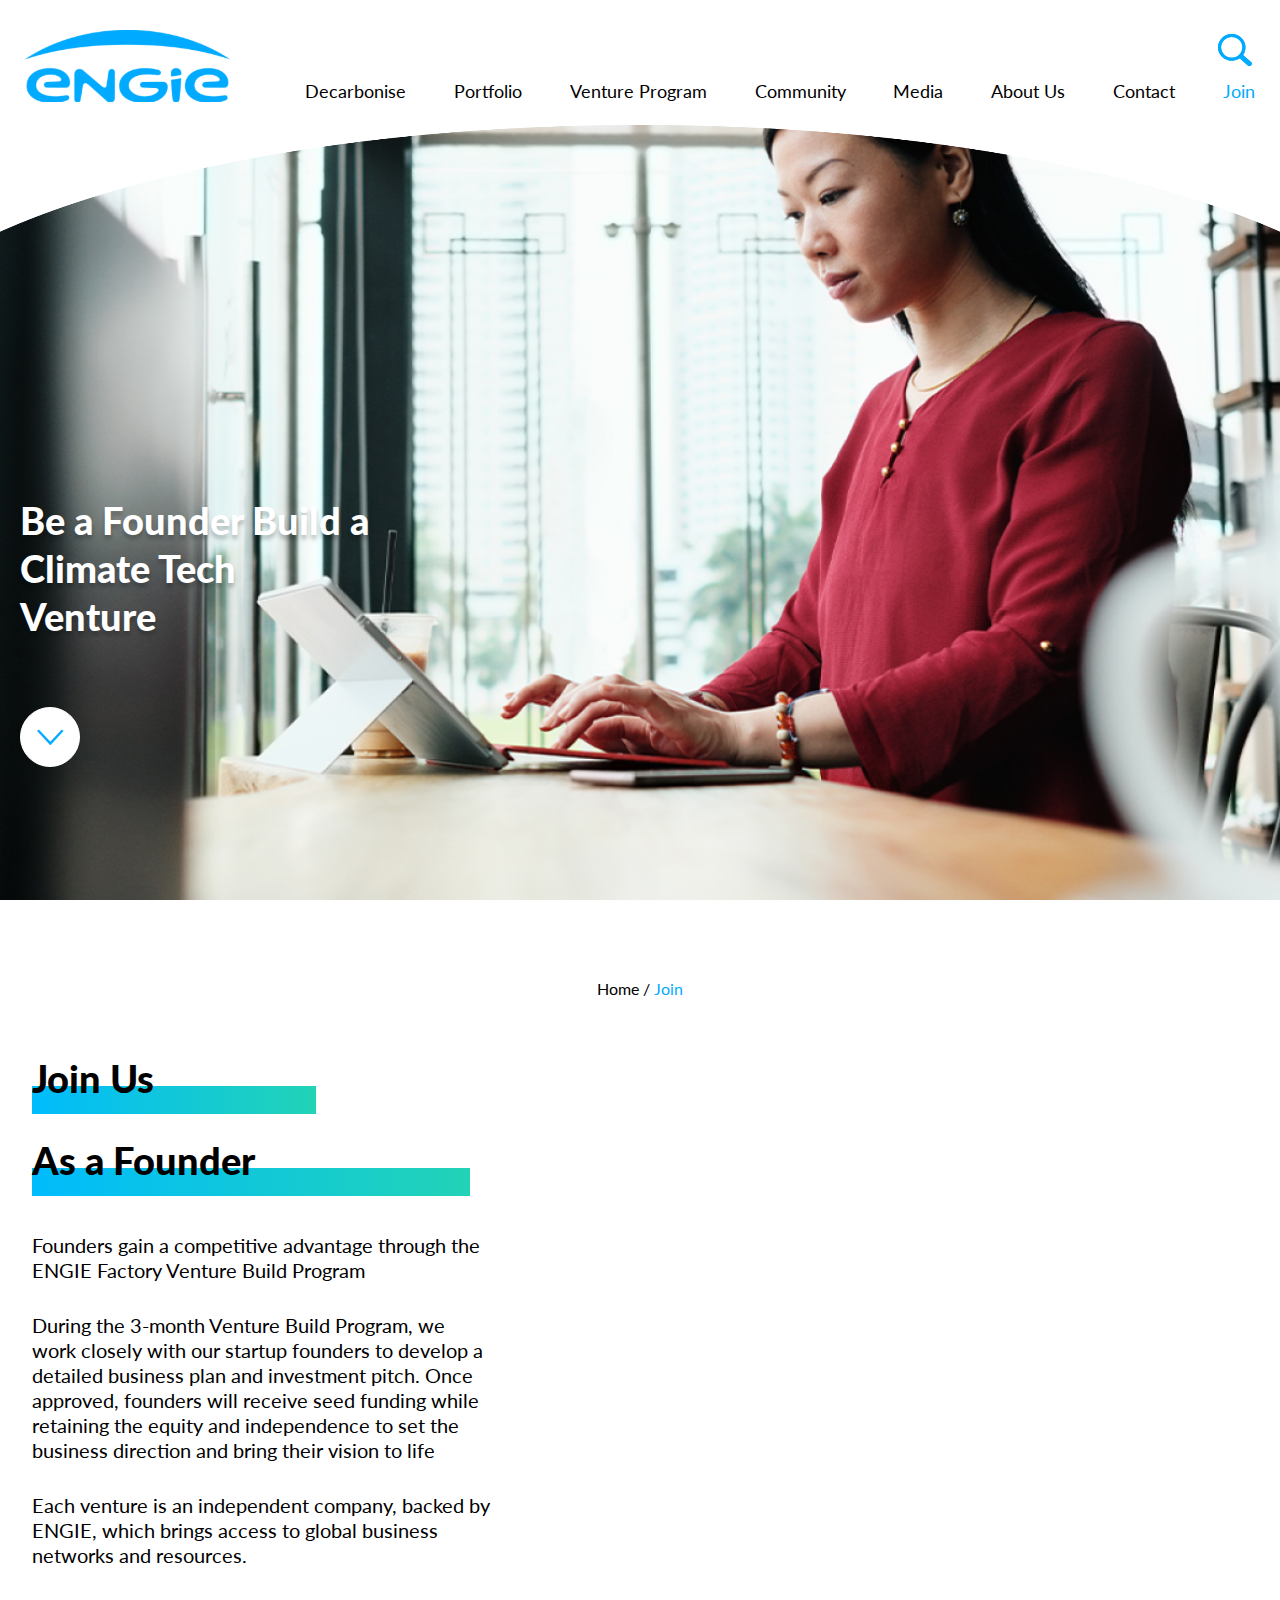
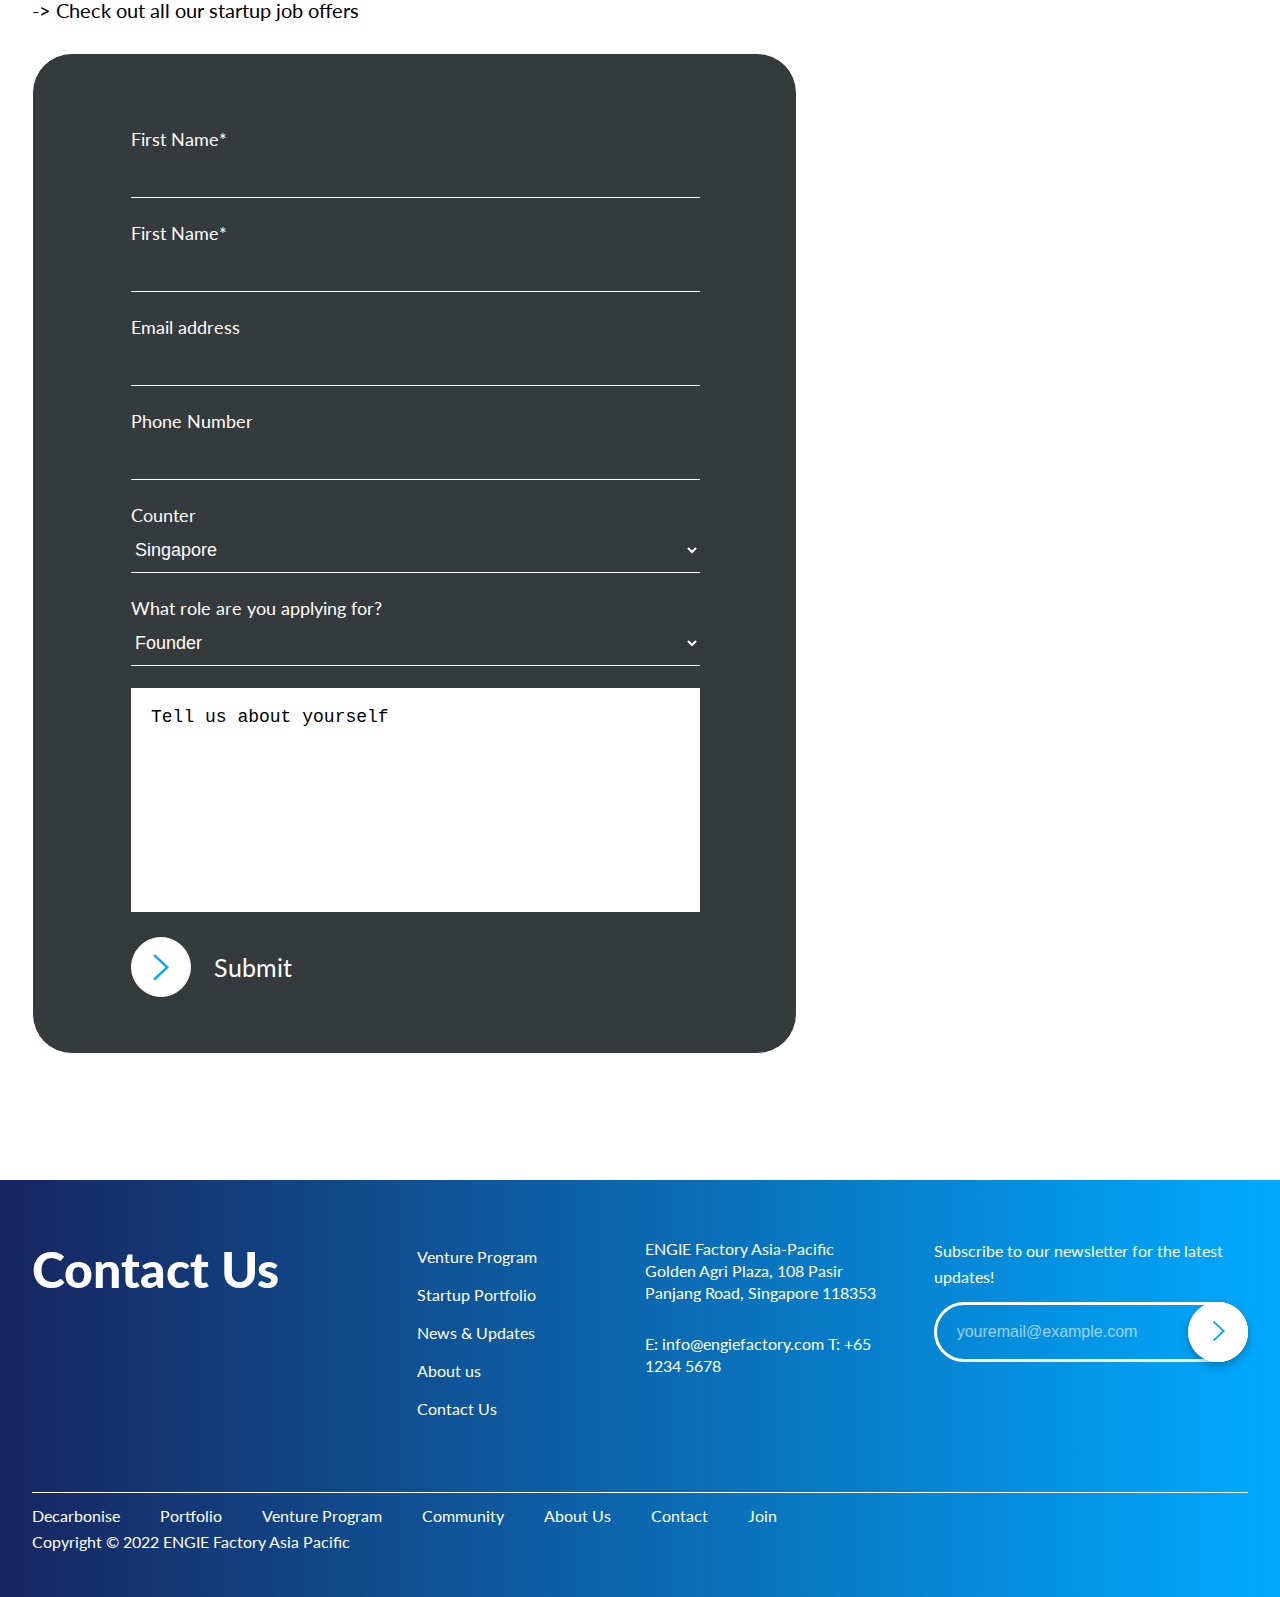
<file: join.html>
<!DOCTYPE HTML>
<html lang="en">

<head>
    <meta http-equiv="Content-Type" content="text/html; charset=utf-8" />
    <title>Join | Engie</title>
    <meta name="viewport" content="width=device-width, initial-scale=1, maximum-scale=1, user-scalable=0" />
    <link href="https://fonts.googleapis.com/css2?family=Lato:wght@300;400;700;900&display=swap" rel="stylesheet">
    <link href="https://fonts.googleapis.com/css2?family=Familjen+Grotesk:wght@700&display=swap" rel="stylesheet">
    <link type="text/css" href="assets/css/font-awesome.css" rel="stylesheet" />
    <link type="text/css" href="assets/css/ionicons.min.css" rel="stylesheet" />
    <link rel="stylesheet" href="assets/css/owl.carousel.min.css" />
    <link type="text/css" href="style.css" rel="stylesheet" />
    <link type="text/css" href="assets/css/responsive.css" rel="stylesheet" />
    <!--[if lt IE 9]><script src="assets/js/modernizr.min.js" type="text/javascript"></script><![endif]-->
</head>

<body class="concept">
    <div id="wrapper">
        <!-- ======================= -->
        <header id="header_area">
            <div class="menu_content_area">
                <div class="menu_content d-flex flex-space-between flex-nowrap">
                    <div class="logo">
                        <a href="#"><img src="assets/images/logo.svg" alt="logo"></a>
                    </div>
                    <div class="header_left">
                        <div class="searchbox">
                            <form action="#">
                                <input type="search" placeholder="Search......" name="search" class="searchbox-input" onkeyup="buttonUp();">
                                <input type="submit" class="searchbox-submit" value="">
                                <span class="searchbox-icon"></span>
                            </form>
                        </div>
                        <nav class="menu_bar">
                            <ul id="menu" class="">
                                <li><a href="#">Decarbonise</a></li>
                                <li><a href="portfolio.html">Portfolio</a></li>
                                <li><a href="venture-program.html">Venture Program </a></li>
                                <li><a href="#">Community</a></li>
                                <li><a href="media.html">Media</a></li>
                                <li><a href="about_us.html">About Us</a></li>
                                <li><a href="#">Contact</a></li>
                                <li><a href="join.html" class="active"> Join</a></li>
                            </ul>
                        </nav>
                        <div class="menu_button_area only_mobile_view">
                            <button type="button" class="button_menu">
                                <span></span>
                                <span></span>
                                <span></span>
                            </button>
                        </div>
                    </div>
                </div>
            </div>
            <div id="menu_holder"></div>
        </header>
        <!-- banner area start -->

        <div class="banner_area">
            <div class="main_banner other_common_banner join-banner">
                <style>
                    .banner_area .main_banner {
                        background-image: url(assets/images/join.jpg);
                        background-position: top right 35%;
                        background-attachment: fixed;
                    }
                </style>
                <div class="main_banner_content">
                    <div class="main_banner_info">
                        <h2>Be a Founder Build a Climate Tech Venture</h2>
                    </div>
                    <div class="banner_arrow">
                        <div class="arrow_btn">
                            <a href="#" class="btn"> <i class="ion-ios-arrow-down"></i> </a>
                        </div>
                    </div>

                </div>
            </div>
        </div>


        <div class="venture_spotligt_area join-us-page">
            <div class="venture_spotligt_content center-content">
                <div class="breadcrumbs_item">
                    <span>Home</span>
                    <span>/</span>
                    <span><a href="#">Join</a></span>
                </div>
                <div class="about-us-contents">
                    <div class="common_title">
                        <h2>Join Us</h2>
                        <h2>As a Founder</h2>
                    </div>
                    <div class="about-us-content">
                        <p>Founders gain a competitive advantage through the ENGIE Factory Venture Build Program</p>
                        <p>During the 3-month Venture Build Program, we work closely with our startup founders to develop a detailed business plan and investment pitch. Once approved, founders will receive seed funding while retaining the equity and independence
                            to set the business direction and bring their vision to life</p>
                        <p>Each venture is an independent company, backed by ENGIE, which brings access to global business networks and resources.
                        </p>
                        <a href="#" class="job-offers">-> Check out all our startup job offers</a>
                    </div>
                </div>

                <div class="join-us-forms">
                    <div class="join-us-form">
                        <form action="#" id="joinForm">
                            <div class="input-group">
                                <label for="firstName">First Name*</label>
                                <input type="text" id="firstName" name="First Name">
                            </div>
                            <div class="input-group">
                                <label for="lastName">First Name*</label>
                                <input type="text" id="lastName" name="Last Name">
                            </div>
                            <div class="input-group">
                                <label for="emailAddress">Email address</label>
                                <input type="email" id="email" name="Email address">
                            </div>
                            <div class="input-group">
                                <label for="number">Phone Number</label>
                                <input type="tel" id="number" name="Phone Number">
                            </div>
                            <div class="input-group">
                                <label for="country">Counter</label>
                                <select name="Country" id="country">
                                    <option value="bangladesh">Singapore</option>
                                    <option value="uganda">Bangladesh</option>
                                </select>
                            </div>
                            <div class="input-group">
                                <label for="role">What role are you applying for?</label>
                                <select name="role" id="role">
                                    <option value="admin">Founder</option>
                                    <option value="moderator">admin</option>
                                    <option value="editor">moderator</option>
                                </select>
                            </div>
                            <div class="input-group">
                                <textarea name="about yourself" id="yourself" cols="10" rows="2" placeholder="Tell us about yourself"></textarea>
                            </div>

                            <div class="join-submit-button flex-nowrap">
                                <input type="submit" value="">
                                <div class="arrow_btn">
                                    <a href="#" class="btn"> <i class="ion-ios-arrow-right"></i> </a>
                                </div>
                                <span>Submit</span>
                            </div>
                        </form>
                    </div>
                </div>

            </div>
        </div>

        <footer class="footer_area">
            <div class="footer_wrap center-content">
                <div class="footer_box d-flex flex-wrap">
                    <div class="footer_widget footer_widget1">
                        <h2> Contact Us</h2>
                    </div>
                    <div class="footer_widget footer_widget2">
                        <ul>
                            <li><a href="#">Venture Program</a></li>
                            <li><a href="#">Startup Portfolio</a></li>
                            <li><a href="#">News & Updates</a></li>
                            <li><a href="#">About us</a></li>
                            <li><a href="#">Contact Us</a></li>
                        </ul>
                    </div>

                    <div class="footer_widget footer_widget3">
                        <div class="foote_text">
                            <p>ENGIE Factory Asia-Pacific Golden Agri Plaza, 108 Pasir Panjang Road, Singapore 118353 </p>
                            <p>E: info@engiefactory.com T: +65 1234 5678</p>
                        </div>

                    </div>
                    <div class="footer_widget footer_widget4">
                        <span> Subscribe to our newsletter for the latest updates!</span>
                        <div class="subscribe_box">
                            <form action="#">
                                <div class="subscribe_field">
                                    <input id="search_field" type="text" name="text" class="searc_email_field" placeholder="youremail@example.com">
                                    <div class="subscribe_btn">
                                        <input class="submit_btn" type="submit" name="submit" value="">
                                    </div>
                                </div>
                            </form>
                        </div>
                    </div>
                </div>

                <div class="copyright_area">
                    <ul>
                        <li><a href="#">Decarbonise</a></li>
                        <li><a href="#">Portfolio</a></li>
                        <li><a href="#">Venture Program </a></li>
                        <li><a href="#">Community </a></li>
                        <li><a href="#">About Us </a></li>
                        <li><a href="#">Contact </a></li>
                        <li><a href="#"> Join</a></li>
                    </ul>
                    <p>Copyright &copy; 2022 ENGIE Factory Asia Pacific</p>
                </div>
            </div>
        </footer>
    </div>
    <!-- footer end -->
    </div>
    <script src="assets/js/jquery.min.js"></script>
    <script src="assets/js/jquery.slicknav.js"></script>
    <script src="assets/js/custom.js"></script>
</body>

</html>
</file>
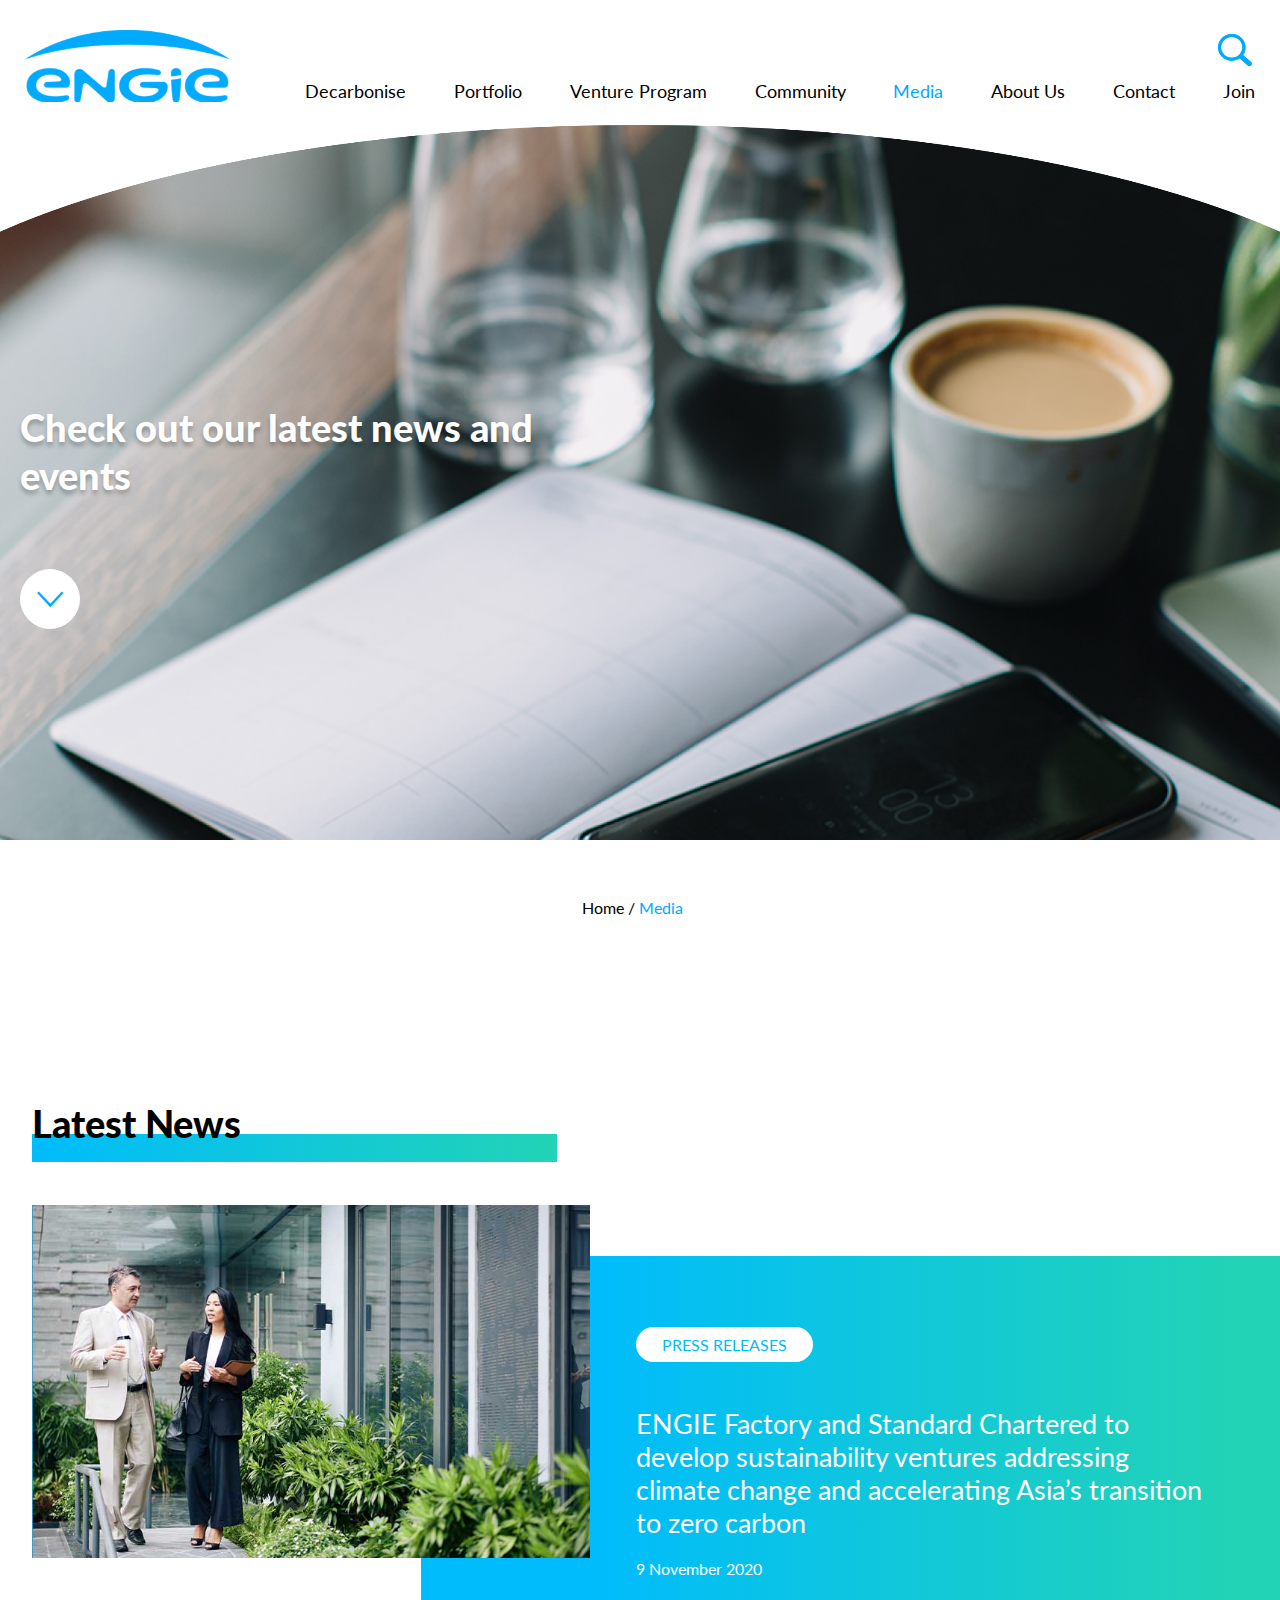
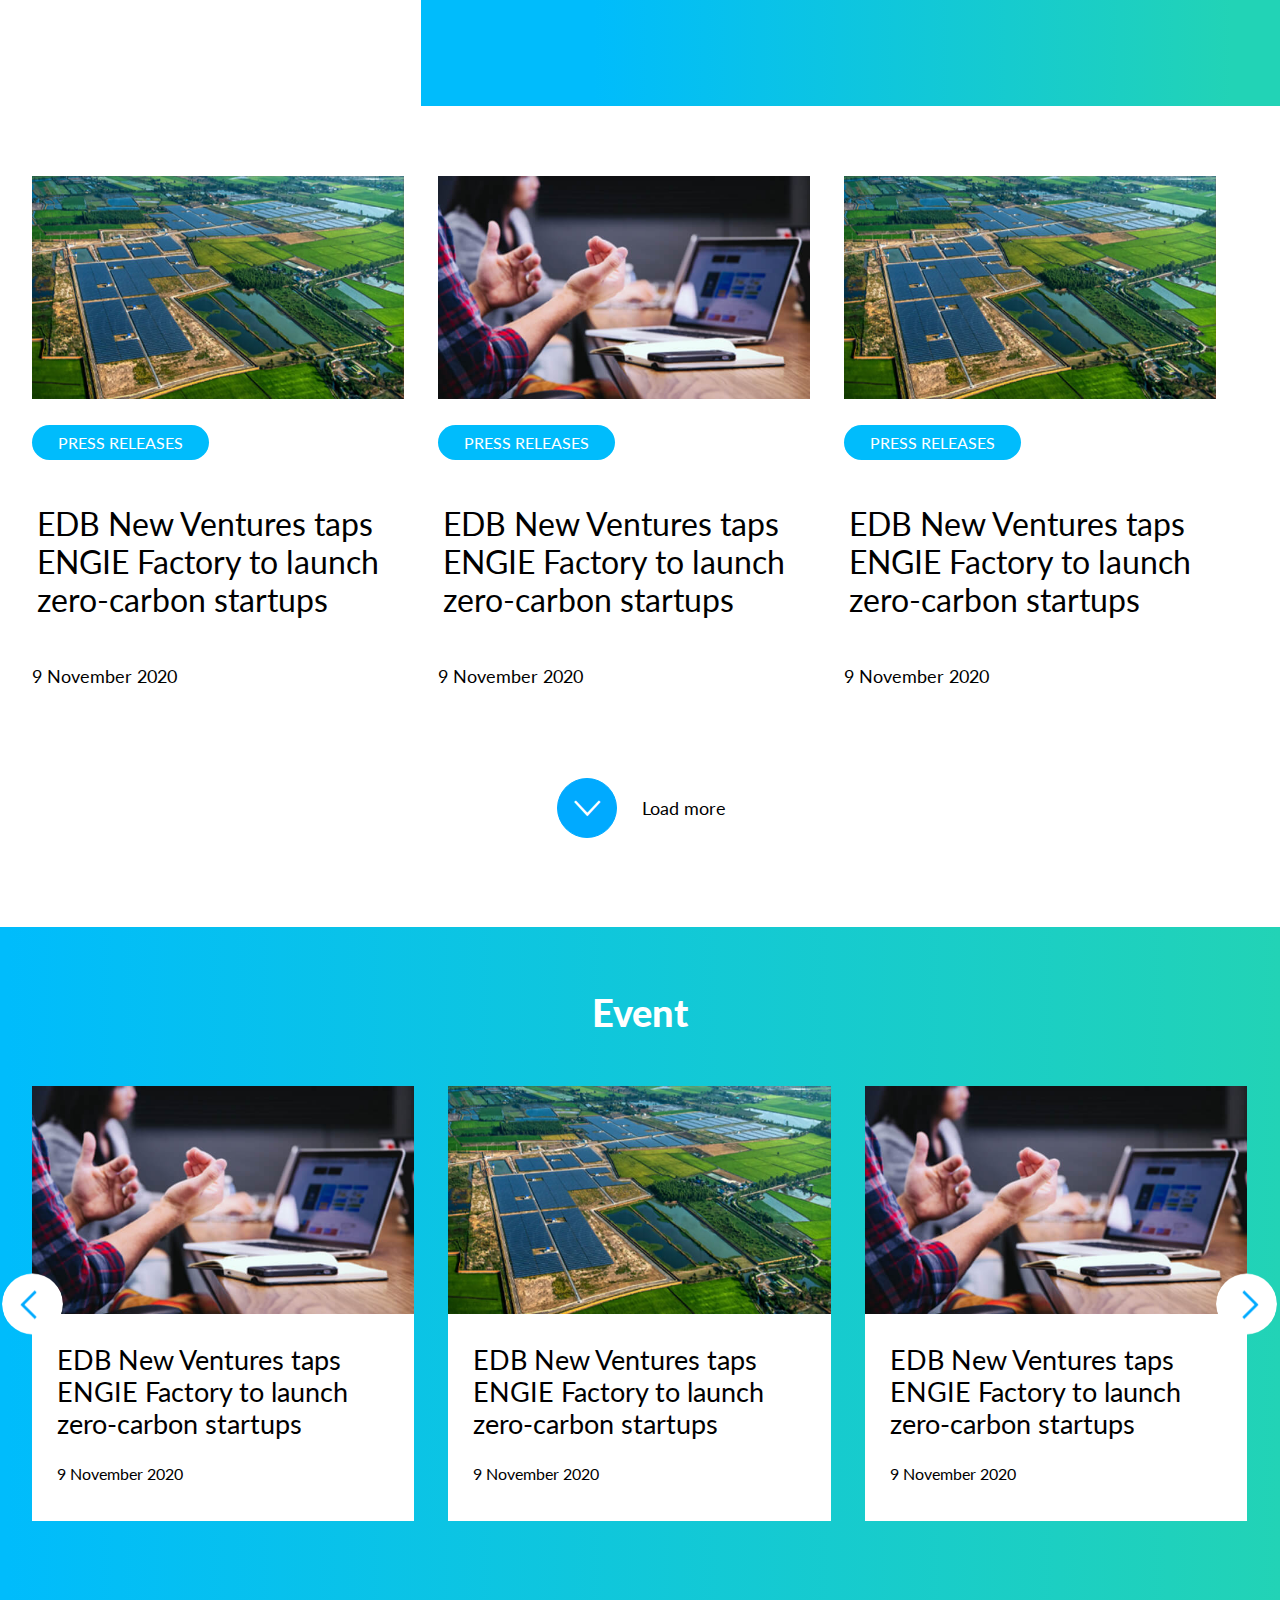
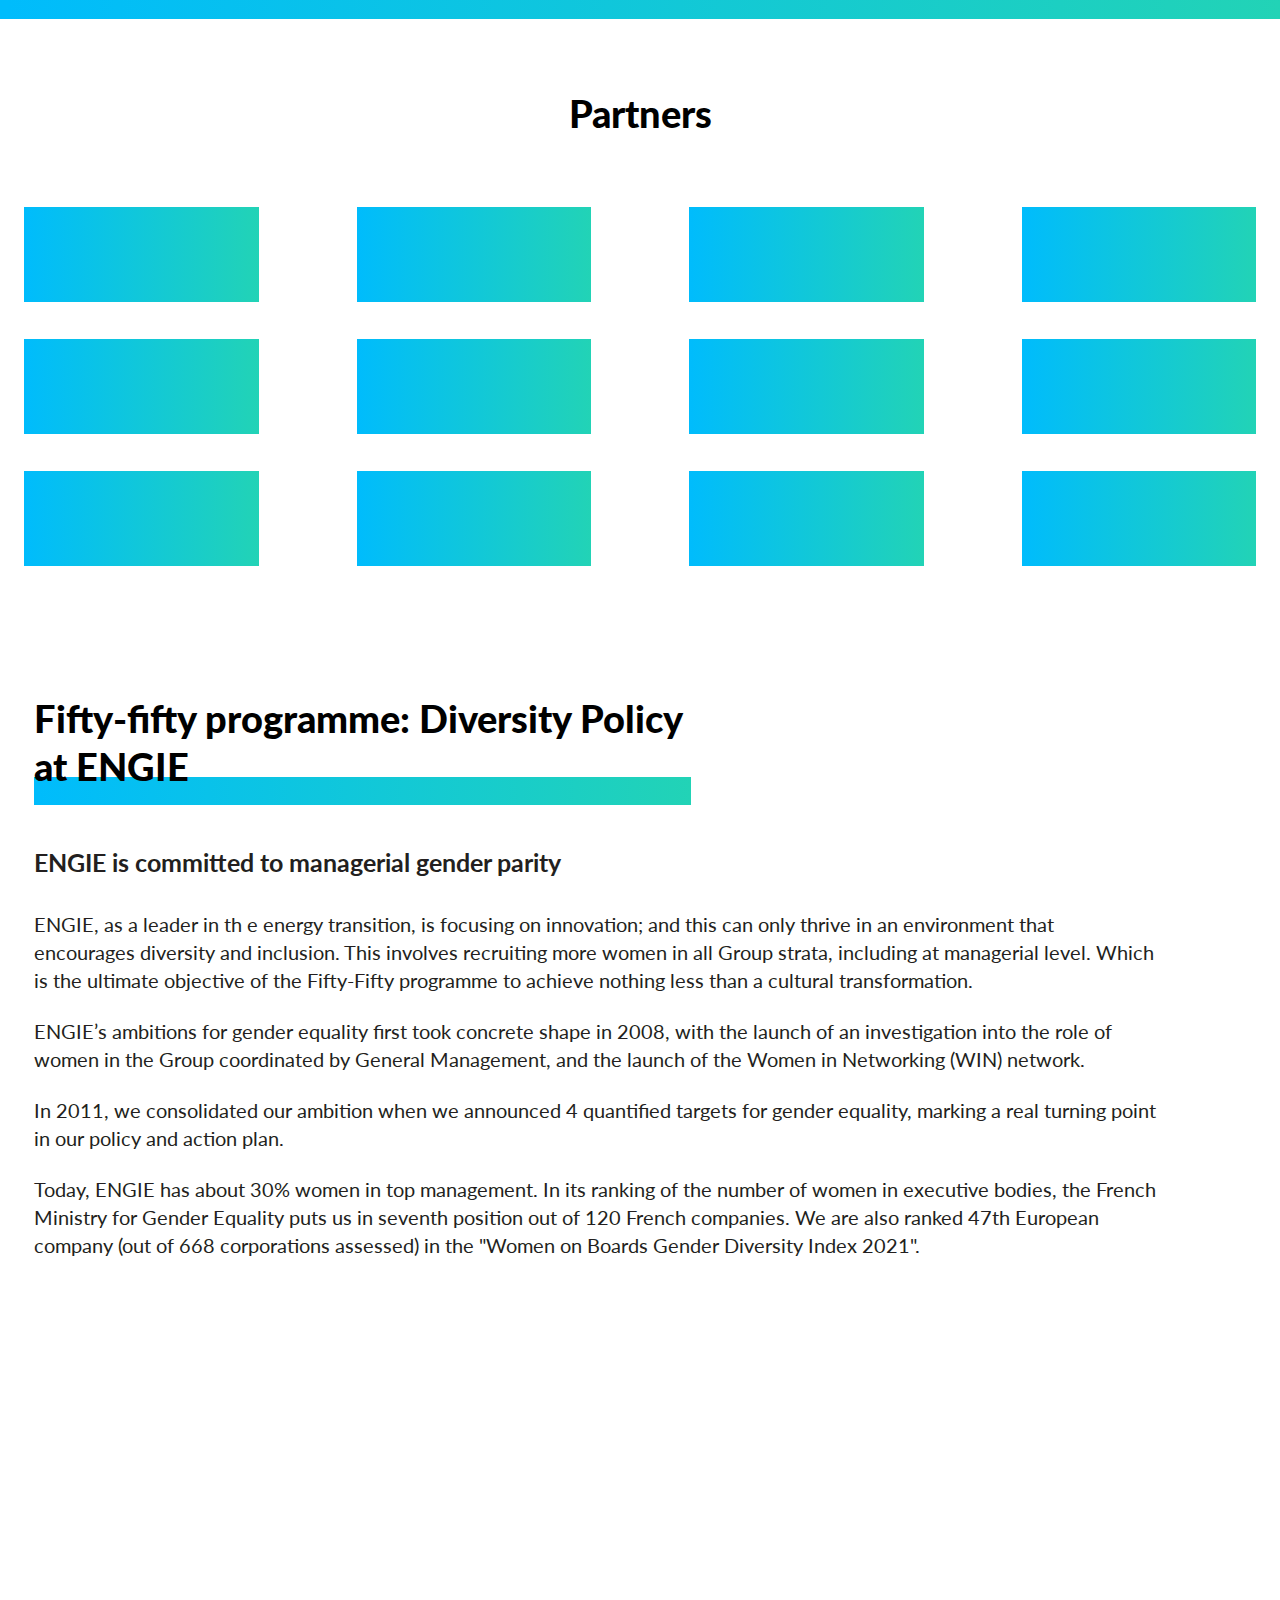
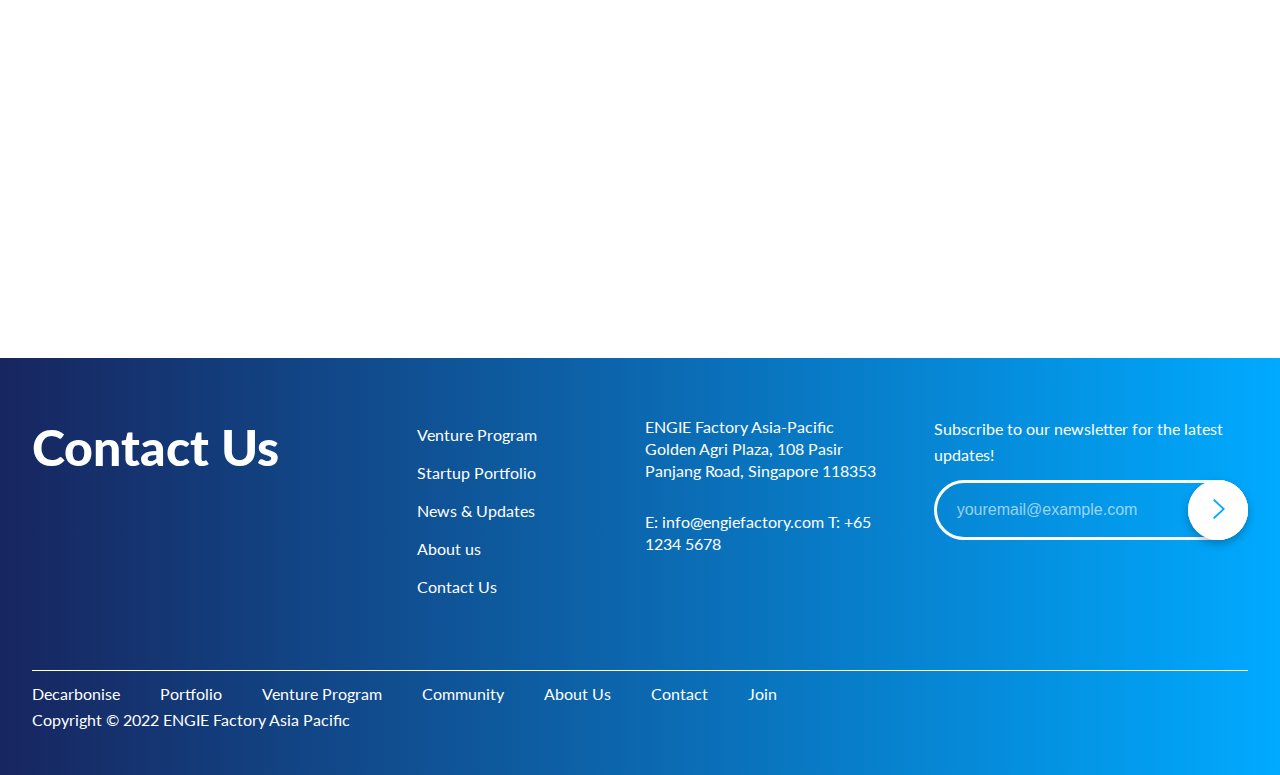
<file: media.html>
<!DOCTYPE HTML>
<html lang="en">

<head>
    <meta http-equiv="Content-Type" content="text/html; charset=utf-8" />
    <title>Media</title>
    <meta name="viewport" content="width=device-width, initial-scale=1, maximum-scale=1, user-scalable=0" />
    <link href="https://fonts.googleapis.com/css2?family=Lato:wght@300;400;700;900&display=swap" rel="stylesheet">
    <link href="https://fonts.googleapis.com/css2?family=Familjen+Grotesk:wght@700&display=swap" rel="stylesheet">
    <link type="text/css" href="assets/css/font-awesome.css" rel="stylesheet" />
    <link type="text/css" href="assets/css/ionicons.min.css" rel="stylesheet" />
    <link rel="stylesheet" href="assets/css/owl.carousel.min.css" />
    <link type="text/css" href="style.css" rel="stylesheet" />
    <link type="text/css" href="assets/css/responsive.css" rel="stylesheet" />
    <!--[if lt IE 9]><script src="assets/js/modernizr.min.js" type="text/javascript"></script><![endif]-->
</head>

<body class="concept">
    <div id="wrapper">
        <!-- ======================= -->
        <header id="header_area">
            <div class="menu_content_area">
                <div class="menu_content d-flex flex-space-between flex-nowrap">
                    <div class="logo">
                        <a href="#"><img src="assets/images/logo.svg" alt="logo"></a>
                    </div>
                    <div class="header_left">
                        <div class="searchbox">
                            <form action="#">
                                <input type="search" placeholder="Search......" name="search" class="searchbox-input" onkeyup="buttonUp();">
                                <input type="submit" class="searchbox-submit" value="">
                                <span class="searchbox-icon"></span>
                            </form>
                        </div>
                        <nav class="menu_bar">
                            <ul id="menu" class="">
                                <li><a href="#">Decarbonise</a></li>
                                <li><a href="portfolio.html">Portfolio</a></li>
                                <li><a href="venture-program.html">Venture Program </a></li>
                                <li><a href="#">Community</a></li>
                                <li><a href="media.html" class="active">Media</a></li>
                                <li><a href="about_us.html">About Us</a></li>
                                <li><a href="#">Contact</a></li>
                                <li><a href="join.html"> Join</a></li>
                            </ul>
                        </nav>
                        <div class="menu_button_area only_mobile_view">
                            <button type="button" class="button_menu">
                                <span></span>
                                <span></span>
                                <span></span>
                            </button>
                        </div>
                    </div>
                </div>
            </div>
            <div id="menu_holder"></div>
        </header>
        <!-- banner area start -->

        <div class="banner_area">
            <div class="main_banner other_common_banner media-banner">
                <style>
                    .main_banner {
                        background: url(assets/images/media-page.jpg);
                        background-attachment: fixed;
                    }
                </style>
                <div class="main_banner_content">
                    <div class="main_banner_info">
                        <h2>Check out our latest news and events</h2>
                    </div>
                    <div class="banner_arrow">
                        <div class="arrow_btn">
                            <a href="#" class="btn"> <i class="ion-ios-arrow-down"></i> </a>
                        </div>
                    </div>

                </div>
            </div>
        </div>

        <div class="venture_spotligt_area about_sotligt media-sotligt">
            <div class="venture_spotligt_content center-content">
                <div class="breadcrumbs_item">
                    <span>Home</span>
                    <span>/</span>
                    <span><a href="#">Media</a></span>
                </div>
                <div class="common_title">
                    <h2>Latest News</h2>
                </div>
                <div class="latest-news">
                    <div class="latest-news-inner flex-wrap">
                        <div class="latest-news-img">
                            <img src="assets/images/image3.jpg" alt="">
                        </div>
                        <div class="latest-news-content">
                            <div class="latest-news-content-inner">
                                <span class="media-item-tag">Press releases</span>
                                <p>ENGIE Factory and Standard Chartered to develop sustainability ventures addressing climate change and accelerating Asia’s transition to zero carbon</p>
                                <span class="media-item-time">9 November 2020</span>
                            </div>
                        </div>
                    </div>
                </div>
            </div>
        </div>

        <!-- Media section start -->
        <div class="media-sec media-page">
            <div class="media-sec-inner center_content">
                <div class="media-items">
                    <div class="media-items-inner">
                        <div class="media-item flex-wrap">
                            <div class="media-tag-wrap only_mobile_view">
                                <span class="media-item-tag ">press releases</span>
                            </div>
                            <a href="#" class="media-item-img">
                                <img src="assets/images/media-two.jpg" alt="">
                            </a>
                            <div class="media-item-contents">
                                <div class="media-tag-wrap only_desktop_view">
                                    <span class="media-item-tag ">press releases</span>
                                </div>
                                <h3 class="media-item-title"><a href="#">EDB New Ventures taps ENGIE Factory to launch zero-carbon startups</a></h3>
                                <span class="media-item-time">9 November 2020</span>
                            </div>
                        </div>
                        <div class="media-item flex-wrap">
                            <div class="media-tag-wrap only_mobile_view">
                                <span class="media-item-tag ">press releases</span>
                            </div>
                            <a href="#" class="media-item-img">
                                <img src="assets/images/media-one.jpg" alt="">
                            </a>
                            <div class="media-item-contents">
                                <div class="media-tag-wrap only_desktop_view">
                                    <span class="media-item-tag ">press releases</span>
                                </div>
                                <h3 class="media-item-title"><a href="#">EDB New Ventures taps ENGIE Factory to launch zero-carbon startups</a></h3>
                                <span class="media-item-time">9 November 2020</span>
                            </div>
                        </div>
                        <div class="media-item flex-wrap">
                            <div class="media-tag-wrap only_mobile_view">
                                <span class="media-item-tag ">press releases</span>
                            </div>
                            <a href="#" class="media-item-img">
                                <img src="assets/images/media-two.jpg" alt="">
                            </a>
                            <div class="media-item-contents">
                                <div class="media-tag-wrap only_desktop_view">
                                    <span class="media-item-tag ">press releases</span>
                                </div>
                                <h3 class="media-item-title"><a href="#">EDB New Ventures taps ENGIE Factory to launch zero-carbon startups</a></h3>
                                <span class="media-item-time">9 November 2020</span>
                            </div>
                        </div>
                    </div>
                </div>
                <a href="#" class="view-all flex-nowrap align-center">
                    <div class="arrow-btn"><i class="ion-ios-arrow-down"></i></div><span>Load more</span>
                </a>
            </div>
        </div>
        <!-- Media section end -->


        <!-- Event slider start -->
        <div class="event-sec">
            <div class="event-sec-inner">
                <div class="sec-title">
                    <h2>Event</h2>
                </div>

                <div class="event-slider">
                    <div class="event-slider-inner">
                        <div class="event-carousel owl-carousel">
                            <div class="event-item">
                                <div class="event-item-inner">
                                    <a href="#" class="event-item-img">
                                        <img src="assets/images/media-one.jpg" alt="">
                                    </a>
                                    <div class="event-item-contents">
                                        <h3 class="event-item-title"><a href="#">EDB New Ventures taps ENGIE Factory to launch zero-carbon startups</a></h3>
                                        <span class="event-item-time">9 November 2020</span>
                                    </div>
                                </div>
                            </div>
                            <div class="event-item">
                                <div class="event-item-inner">
                                    <a href="#" class="event-item-img">
                                        <img src="assets/images/media-two.jpg" alt="">
                                    </a>
                                    <div class="event-item-contents">
                                        <h3 class="event-item-title"><a href="#">EDB New Ventures taps ENGIE Factory to launch zero-carbon startups</a></h3>
                                        <span class="event-item-time">9 November 2020</span>
                                    </div>
                                </div>
                            </div>
                            <div class="event-item">
                                <div class="event-item-inner">
                                    <a href="#" class="event-item-img">
                                        <img src="assets/images/media-one.jpg" alt="">
                                    </a>
                                    <div class="event-item-contents">
                                        <h3 class="event-item-title"><a href="#">EDB New Ventures taps ENGIE Factory to launch zero-carbon startups</a></h3>
                                        <span class="event-item-time">9 November 2020</span>
                                    </div>
                                </div>
                            </div>

                            <div class="event-item">
                                <div class="event-item-inner">
                                    <a href="#" class="event-item-img">
                                        <img src="assets/images/media-two.jpg" alt="">
                                    </a>
                                    <div class="event-item-contents">
                                        <h3 class="event-item-title"><a href="#">EDB New Ventures taps ENGIE Factory to launch zero-carbon startups</a></h3>
                                        <span class="event-item-time">9 November 2020</span>
                                    </div>
                                </div>
                            </div>
                            <div class="event-item">
                                <div class="event-item-inner">
                                    <a href="#" class="event-item-img">
                                        <img src="assets/images/media-one.jpg" alt="">
                                    </a>
                                    <div class="event-item-contents">
                                        <h3 class="event-item-title"><a href="#">EDB New Ventures taps ENGIE Factory to launch zero-carbon startups</a></h3>
                                        <span class="event-item-time">9 November 2020</span>
                                    </div>
                                </div>
                            </div>
                            <div class="event-item">
                                <div class="event-item-inner">
                                    <a href="#" class="event-item-img">
                                        <img src="assets/images/media-two.jpg" alt="">
                                    </a>
                                    <div class="event-item-contents">
                                        <h3 class="event-item-title"><a href="#">EDB New Ventures taps ENGIE Factory to launch zero-carbon startups</a></h3>
                                        <span class="event-item-time">9 November 2020</span>
                                    </div>
                                </div>
                            </div>
                            <div class="event-item">
                                <div class="event-item-inner">
                                    <a href="#" class="event-item-img">
                                        <img src="assets/images/media-one.jpg" alt="">
                                    </a>
                                    <div class="event-item-contents">
                                        <h3 class="event-item-title"><a href="#">EDB New Ventures taps ENGIE Factory to launch zero-carbon startups</a></h3>
                                        <span class="event-item-time">9 November 2020</span>
                                    </div>
                                </div>
                            </div>
                            <div class="event-item">
                                <div class="event-item-inner">
                                    <a href="#" class="event-item-img">
                                        <img src="assets/images/media-two.jpg" alt="">
                                    </a>
                                    <div class="event-item-contents">
                                        <h3 class="event-item-title"><a href="#">EDB New Ventures taps ENGIE Factory to launch zero-carbon startups</a></h3>
                                        <span class="event-item-time">9 November 2020</span>
                                    </div>
                                </div>
                            </div>
                            <div class="event-item">
                                <div class="event-item-inner">
                                    <a href="#" class="event-item-img">
                                        <img src="assets/images/media-one.jpg" alt="">
                                    </a>
                                    <div class="event-item-contents">
                                        <h3 class="event-item-title"><a href="#">EDB New Ventures taps ENGIE Factory to launch zero-carbon startups</a></h3>
                                        <span class="event-item-time">9 November 2020</span>
                                    </div>
                                </div>
                            </div>
                            <div class="event-item">
                                <div class="event-item-inner">
                                    <a href="#" class="event-item-img">
                                        <img src="assets/images/media-two.jpg" alt="">
                                    </a>
                                    <div class="event-item-contents">
                                        <h3 class="event-item-title"><a href="#">EDB New Ventures taps ENGIE Factory to launch zero-carbon startups</a></h3>
                                        <span class="event-item-time">9 November 2020</span>
                                    </div>
                                </div>
                            </div>
                            <div class="event-item">
                                <div class="event-item-inner">
                                    <a href="#" class="event-item-img">
                                        <img src="assets/images/media-one.jpg" alt="">
                                    </a>
                                    <div class="event-item-contents">
                                        <h3 class="event-item-title"><a href="#">EDB New Ventures taps ENGIE Factory to launch zero-carbon startups</a></h3>
                                        <span class="event-item-time">9 November 2020</span>
                                    </div>
                                </div>
                            </div>
                        </div>
                    </div>
                </div>
            </div>
        </div>
        <!-- Event slider end -->

        <!-- Partner section start -->
        <div class="partner-sec">
            <div class="partner-sec-inner center-content">
                <div class="sec-title">
                    <h2>Partners</h2>
                    <div class="partner-items">
                        <div class="partner-item"></div>
                        <div class="partner-item"></div>
                        <div class="partner-item"></div>
                        <div class="partner-item"></div>
                        <div class="partner-item"></div>
                        <div class="partner-item"></div>
                        <div class="partner-item"></div>
                        <div class="partner-item"></div>
                        <div class="partner-item"></div>
                        <div class="partner-item"></div>
                        <div class="partner-item"></div>
                        <div class="partner-item"></div>
                    </div>
                </div>
            </div>
        </div>
        <!-- Partner section end -->


        <!-- Diversity Policy start -->
        <div class="diversity-sec">
            <div class="diversity-sec-inner center-content">
                <div class="common_title">
                    <h2>Fifty-fifty programme: Diversity Policy at ENGIE</h2>
                </div>
                <div class="diversity-content">
                    <h5>ENGIE is committed to managerial gender parity</h5>
                    <p>ENGIE, as a leader in th e energy transition, is focusing on innovation; and this can only thrive in an environment that encourages diversity and inclusion. This involves recruiting more women in all Group strata, including at managerial
                        level. Which is the ultimate objective of the Fifty-Fifty programme to achieve nothing less than a cultural transformation.</p>

                    <p>ENGIE’s ambitions for gender equality first took concrete shape in 2008, with the launch of an investigation into the role of women in the Group coordinated by General Management, and the launch of the Women in Networking (WIN) network.</p>

                    <p>In 2011, we consolidated our ambition when we announced 4 quantified targets for gender equality, marking a real turning point in our policy and action plan.</p>

                    <p>Today, ENGIE has about 30% women in top management. In its ranking of the number of women in executive bodies, the French Ministry for Gender Equality puts us in seventh position out of 120 French companies. We are also ranked 47th
                        European company (out of 668 corporations assessed) in the "Women on Boards Gender Diversity Index 2021".</p>
                </div>
            </div>
        </div>
        <!-- Diversity Policy end -->

        <!-- Join us founder section start -->
        <div class="join-founder-sec">
            <div class="join-founder-sec-inner center_content">
                <div class="join-us-founder-content">
                    <h2>Join us as a Founder</h2>
                    <p>Founders who join our Venture Build Program are on an accelerated track. We work closely with founders to ideate, validate, launch and scale their ventures.</p>
                    <p>You’ll be supported by a dedicated venture building team to build an investment pitch, and once approved, you will get early-stage funding from ENGIE Factory to kickstart your new independent venture.</p>
                </div>
            </div>
        </div>
        <!-- Join us founder section end -->

        <footer class="footer_area">
            <div class="footer_wrap center-content">
                <div class="footer_box d-flex flex-wrap">
                    <div class="footer_widget footer_widget1">
                        <h2> Contact Us</h2>
                    </div>
                    <div class="footer_widget footer_widget2">
                        <ul>
                            <li><a href="#">Venture Program</a></li>
                            <li><a href="#">Startup Portfolio</a></li>
                            <li><a href="#">News & Updates</a></li>
                            <li><a href="#">About us</a></li>
                            <li><a href="#">Contact Us</a></li>
                        </ul>
                    </div>

                    <div class="footer_widget footer_widget3">
                        <div class="foote_text">
                            <p>ENGIE Factory Asia-Pacific Golden Agri Plaza, 108 Pasir Panjang Road, Singapore 118353 </p>
                            <p>E: info@engiefactory.com T: +65 1234 5678</p>
                        </div>

                    </div>
                    <div class="footer_widget footer_widget4">
                        <span> Subscribe to our newsletter for the latest updates!</span>
                        <div class="subscribe_box">
                            <form action="#">
                                <div class="subscribe_field">
                                    <input id="search_field" type="text" name="text" class="searc_email_field" placeholder="youremail@example.com">
                                    <div class="subscribe_btn">
                                        <input class="submit_btn" type="submit" name="submit" value="">
                                    </div>
                                </div>
                            </form>
                        </div>
                    </div>
                </div>

                <div class="copyright_area">
                    <ul>
                        <li><a href="#">Decarbonise</a></li>
                        <li><a href="#">Portfolio</a></li>
                        <li><a href="#">Venture Program </a></li>
                        <li><a href="#">Community </a></li>
                        <li><a href="#">About Us </a></li>
                        <li><a href="#">Contact </a></li>
                        <li><a href="#"> Join</a></li>
                    </ul>
                    <p>Copyright &copy; 2022 ENGIE Factory Asia Pacific</p>
                </div>
            </div>
        </footer>
        <!-- footer end -->
    </div>
    <script src="assets/js/jquery.min.js"></script>
    <script src="assets/js/jquery.slicknav.js"></script>
    <script src="assets/js/owl.carousel.min.js"></script>
    <script src="assets/js/custom.js"></script>
    <script>
        jQuery('.event-carousel').owlCarousel({
            loop: false,
            margin: 34,
            autoplay: false,
            nav: true,
            dot: true,
            items: 3,
            responsive: {
                0: {
                    items: 1
                },
                992: {
                    items: 3
                }
            }
        });
    </script>
</body>

</html>
</file>
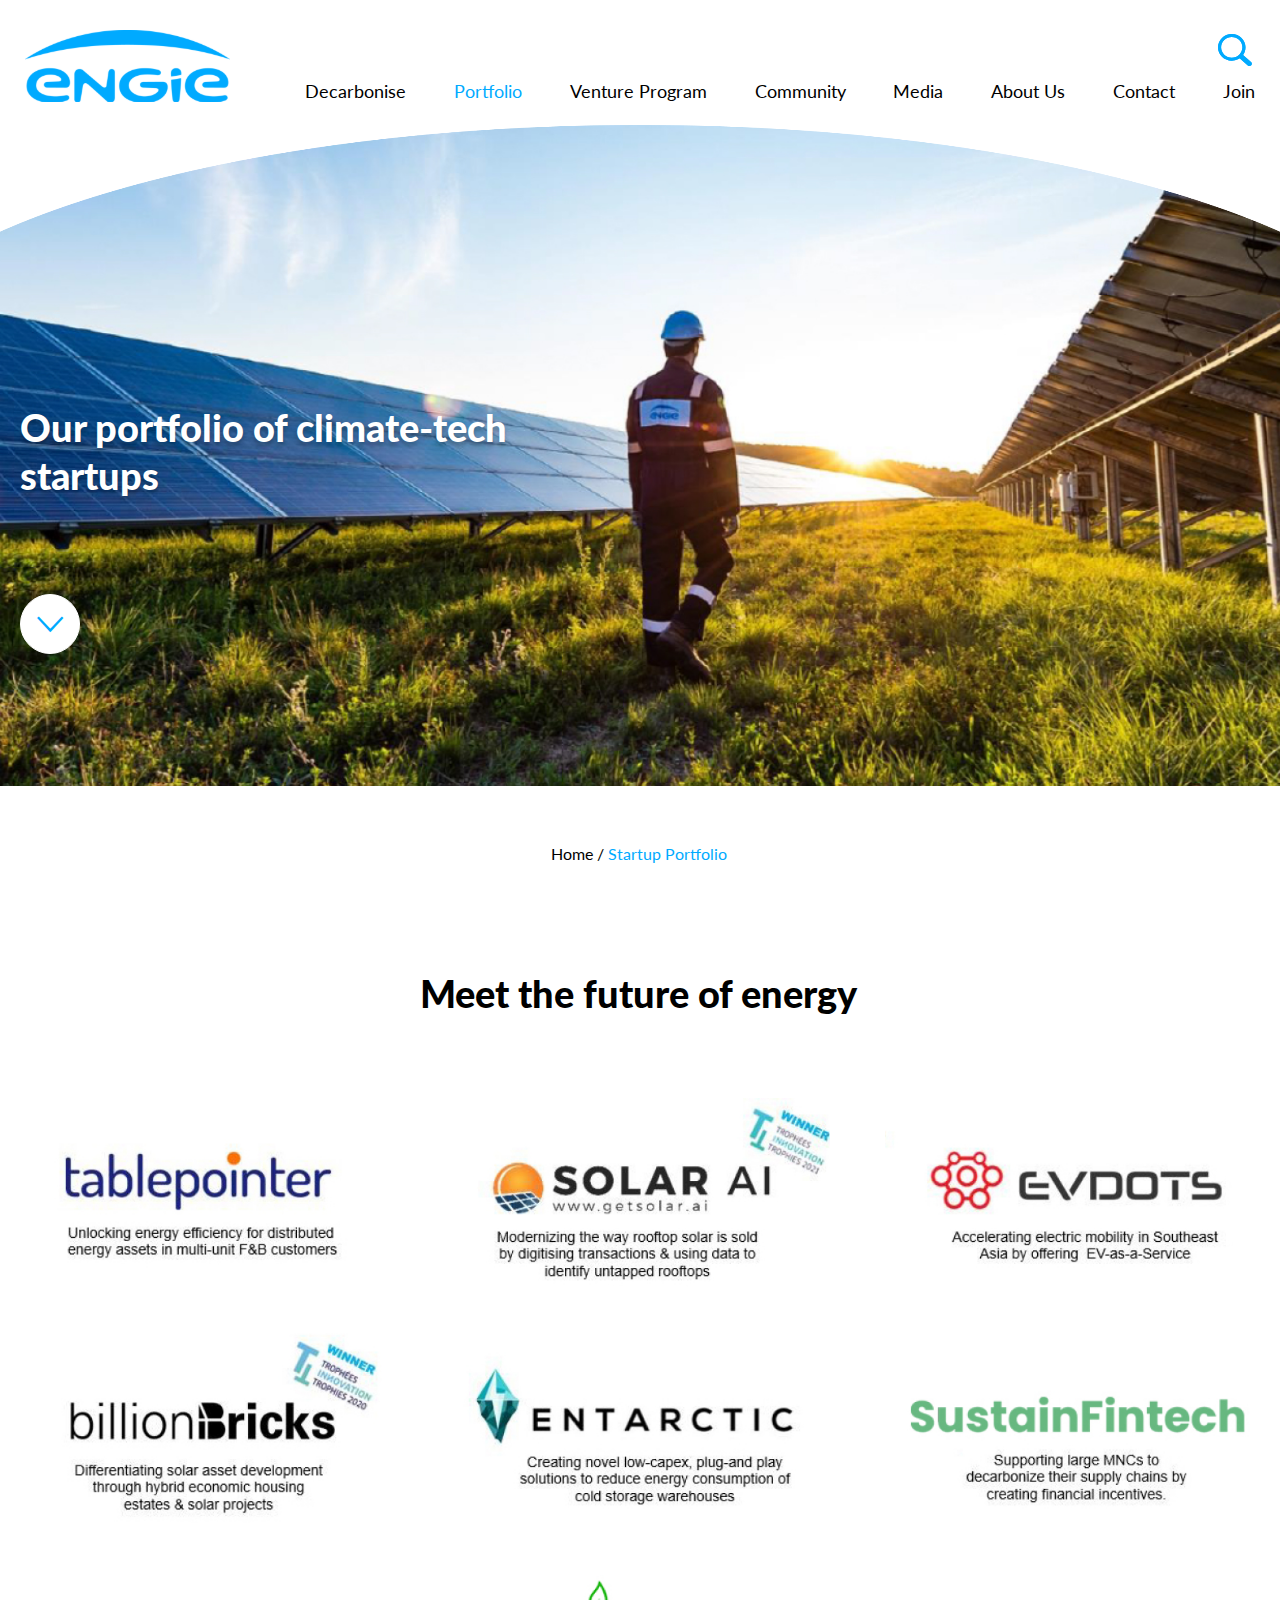
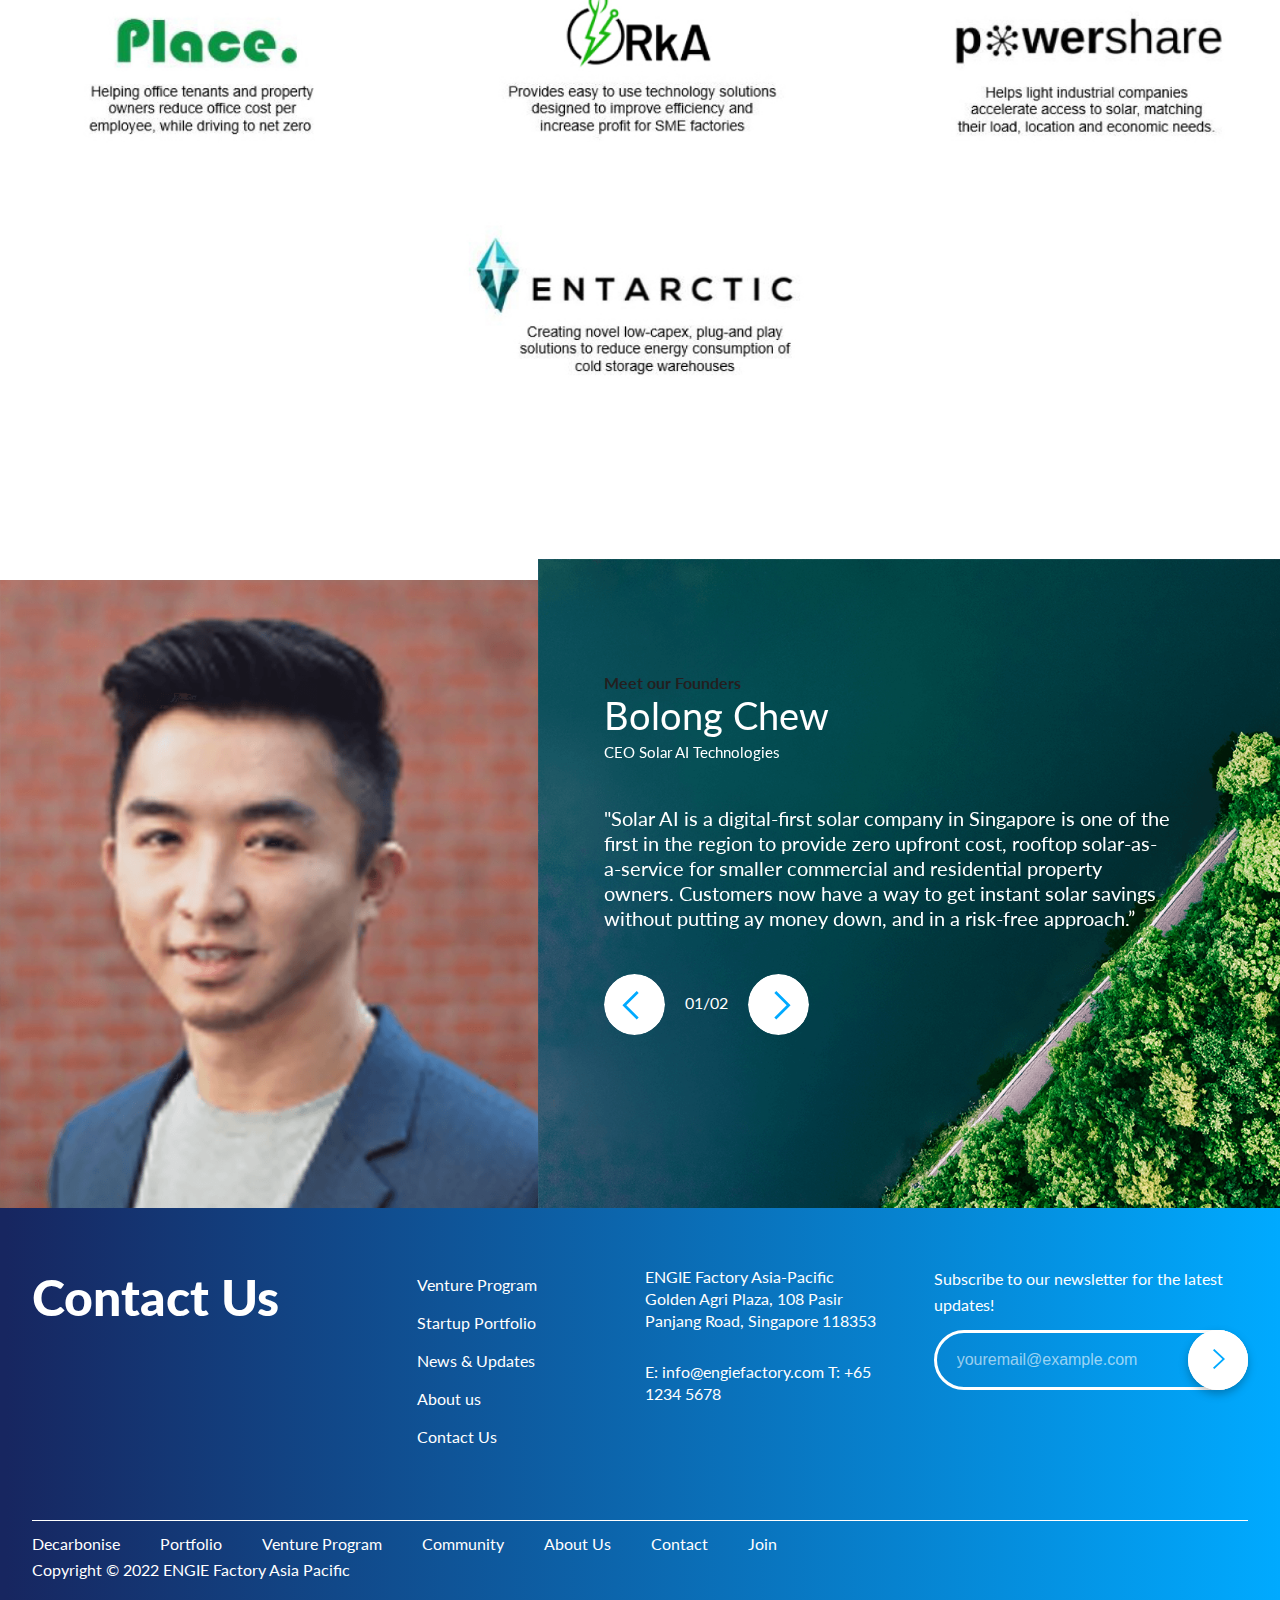
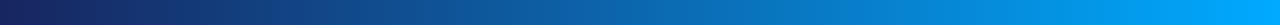
<file: portfolio.html>
<!DOCTYPE HTML>
<html lang="en">

<head>
    <meta http-equiv="Content-Type" content="text/html; charset=utf-8" />
    <title>Portfolio | Engie</title>
    <meta name="viewport" content="width=device-width, initial-scale=1, maximum-scale=1, user-scalable=0" />
    <link href="https://fonts.googleapis.com/css2?family=Lato:wght@300;400;700;900&display=swap" rel="stylesheet">
    <link href="https://fonts.googleapis.com/css2?family=Familjen+Grotesk:wght@700&display=swap" rel="stylesheet">
    <link type="text/css" href="assets/css/font-awesome.css" rel="stylesheet" />
    <link type="text/css" href="assets/css/ionicons.min.css" rel="stylesheet" />
    <link rel="stylesheet" href="assets/css/owl.carousel.min.css" />
    <link type="text/css" href="style.css" rel="stylesheet" />
    <link type="text/css" href="assets/css/responsive.css" rel="stylesheet" />
    <!--[if lt IE 9]><script src="assets/js/modernizr.min.js" type="text/javascript"></script><![endif]-->
</head>

<body class="concept">
    <div id="wrapper">
        <!-- ======================= -->
        <header id="header_area">
            <div class="menu_content_area">
                <div class="menu_content d-flex flex-space-between flex-nowrap">
                    <div class="logo">
                        <a href="#"><img src="assets/images/logo.svg" alt="logo"></a>
                    </div>
                    <div class="header_left">
                        <div class="searchbox">
                            <form action="#">
                                <input type="search" placeholder="Search......" name="search" class="searchbox-input" onkeyup="buttonUp();">
                                <input type="submit" class="searchbox-submit" value="">
                                <span class="searchbox-icon"></span>
                            </form>
                        </div>
                        <nav class="menu_bar">
                            <ul id="menu" class="">
                                <li><a href="#">Decarbonise</a></li>
                                <li><a href="portfolio.html" class="active">Portfolio</a></li>
                                <li><a href="venture-program.html">Venture Program </a></li>
                                <li><a href="#">Community</a></li>
                                <li><a href="media.html">Media</a></li>
                                <li><a href="about_us.html">About Us</a></li>
                                <li><a href="#">Contact</a></li>
                                <li><a href="join.html"> Join</a></li>
                            </ul>
                        </nav>
                        <div class="menu_button_area only_mobile_view">
                            <button type="button" class="button_menu">
                                <span></span>
                                <span></span>
                                <span></span>
                            </button>
                        </div>
                    </div>
                </div>
            </div>
            <div id="menu_holder"></div>
        </header>
        <!-- banner area start -->

        <div class="banner_area">
            <div class="main_banner other_common_banner portfolio-banner">
                <style>
                    .banner_area .main_banner {
                        background-image: url(assets/images/portfolio.jpg);
                        background-position: bottom 30% center;
                        background-attachment: fixed;
                    }
                </style>
                <div class="main_banner_content">
                    <div class="main_banner_info">
                        <h2>Our portfolio of climate-tech startups</h2>
                    </div>
                    <div class="banner_arrow">
                        <div class="arrow_btn">
                            <a href="#" class="btn"> <i class="ion-ios-arrow-down"></i> </a>
                        </div>
                    </div>

                </div>
            </div>
        </div>


        <div class="venture_spotligt_area portfolio-page">
            <div class="venture_spotligt_content center-content">
                <div class="breadcrumbs_item">
                    <span>Home</span>
                    <span>/</span>
                    <span><a href="#">Startup Portfolio</a></span>
                </div>
                <div class="sec-title">
                    <h2>Meet the future of energy</h2>
                </div>

                <div class="sec-items">
                    <div class="sec-item">
                        <img src="assets/images/tablePointer.jpg" alt="">
                    </div>
                    <div class="sec-item">
                        <img src="assets/images/solar.jpg" alt="">
                    </div>
                    <div class="sec-item">
                        <img src="assets/images/evdots.jpg" alt="">
                    </div>
                    <div class="sec-item">
                        <img src="assets/images/billionBricks.jpg" alt="">
                    </div>
                    <div class="sec-item">
                        <img src="assets/images/entarctic.jpg" alt="">
                    </div>
                    <div class="sec-item">
                        <img src="assets/images/sustainfintech.jpg" alt="">
                    </div>
                    <div class="sec-item">
                        <img src="assets/images/place.jpg" alt="">
                    </div>
                    <div class="sec-item">
                        <img src="assets/images/rka.jpg" alt="">
                    </div>
                    <div class="sec-item">
                        <img src="assets/images/powershare.jpg" alt="">
                    </div>
                    <div class="sec-item">
                        <img src="assets/images/entarctic.jpg" alt="">
                    </div>
                </div>
            </div>
        </div>

        <div class="founders-sec">
            <div class="founders-sec-inner flex-wrap">
                <div class="founder-img"><img src="assets/images/founder-img.png" alt=""></div>
                <div class="founder-content">
                    <h3>Meet our Founders</h3>
                    <div class="founder-slider owl-carousel">
                        <div class="f-slide-item">
                            <h4>Bolong Chew</h4>
                            <span class="designation">CEO Solar AI Technologies</span>
                            <p><span>"</span>Solar AI is a digital-first solar company in Singapore is one of the first in the region to provide zero upfront cost, rooftop solar-as-a-service for smaller commercial and residential property owners. Customers
                                now have a way to get instant solar savings without putting ay money down, and in a risk-free approach.<span>”</span></p>
                        </div>
                        <div class="f-slide-item">
                            <h4>Bolong Chew</h4>
                            <span class="designation">CEO Solar AI Technologies</span>
                            <p><span>"</span>Solar AI is a digital-first solar company in Singapore is one of the first in the region to provide zero upfront cost, rooftop solar-as-a-service for smaller commercial and residential property owners. Customers
                                now have a way to get instant solar savings without putting ay money down, and in a risk-free approach.<span>”</span></p>
                        </div>
                    </div>
                    <div class="founder-slider-counter"></div>
                </div>
            </div>
        </div>


        <footer class="footer_area portfolio-footer">
            <div class="footer_wrap center-content">
                <div class="footer_box d-flex flex-wrap">
                    <div class="footer_widget footer_widget1">
                        <h2> Contact Us</h2>
                    </div>
                    <div class="footer_widget footer_widget2">
                        <ul>
                            <li><a href="#">Venture Program</a></li>
                            <li><a href="#">Startup Portfolio</a></li>
                            <li><a href="#">News & Updates</a></li>
                            <li><a href="#">About us</a></li>
                            <li><a href="#">Contact Us</a></li>
                        </ul>
                    </div>

                    <div class="footer_widget footer_widget3">
                        <div class="foote_text">
                            <p>ENGIE Factory Asia-Pacific Golden Agri Plaza, 108 Pasir Panjang Road, Singapore 118353 </p>
                            <p>E: info@engiefactory.com T: +65 1234 5678</p>
                        </div>

                    </div>
                    <div class="footer_widget footer_widget4">
                        <span> Subscribe to our newsletter for the latest updates!</span>
                        <div class="subscribe_box">
                            <form action="#">
                                <div class="subscribe_field">
                                    <input id="search_field" type="text" name="text" class="searc_email_field" placeholder="youremail@example.com">
                                    <div class="subscribe_btn">
                                        <input class="submit_btn" type="submit" name="submit" value="">
                                    </div>
                                </div>
                            </form>
                        </div>
                    </div>
                </div>

                <div class="copyright_area">
                    <ul>
                        <li><a href="#">Decarbonise</a></li>
                        <li><a href="#">Portfolio</a></li>
                        <li><a href="#">Venture Program </a></li>
                        <li><a href="#">Community </a></li>
                        <li><a href="#">About Us </a></li>
                        <li><a href="#">Contact </a></li>
                        <li><a href="#"> Join</a></li>
                    </ul>
                    <p>Copyright &copy; 2022 ENGIE Factory Asia Pacific</p>
                </div>
            </div>
        </footer>
    </div>
    <!-- footer end -->
    </div>
    <script src="assets/js/jquery.min.js"></script>
    <script src="assets/js/jquery.slicknav.js"></script>
    <script src="assets/js/owl.carousel.min.js"></script>
    <script src="assets/js/custom.js"></script>
    <script>
        jQuery('.founder-slider').on('initialized.owl.carousel changed.owl.carousel', function(e) {
            if (!e.namespace) {
                return;
            }
            let carousel = e.relatedTarget;
            let totalNumber = 0;
            let currentNumber = 0;
            if (carousel.items().length > 9) {
                totalNumber = "";
            }
            if (carousel.current() >= 9) {
                currentNumber = "";
            }
            let numbers = carousel.relative(carousel.current()) + 1 + '/' + totalNumber + carousel.items().length;
            jQuery('.founder-slider-counter').text(`${currentNumber}${numbers}`);
        }).owlCarousel({
            loop: false,
            margin: 30,
            autoplay: false,
            nav: true,
            dot: true,
            items: 1,
        });
    </script>
</body>

</html>
</file>
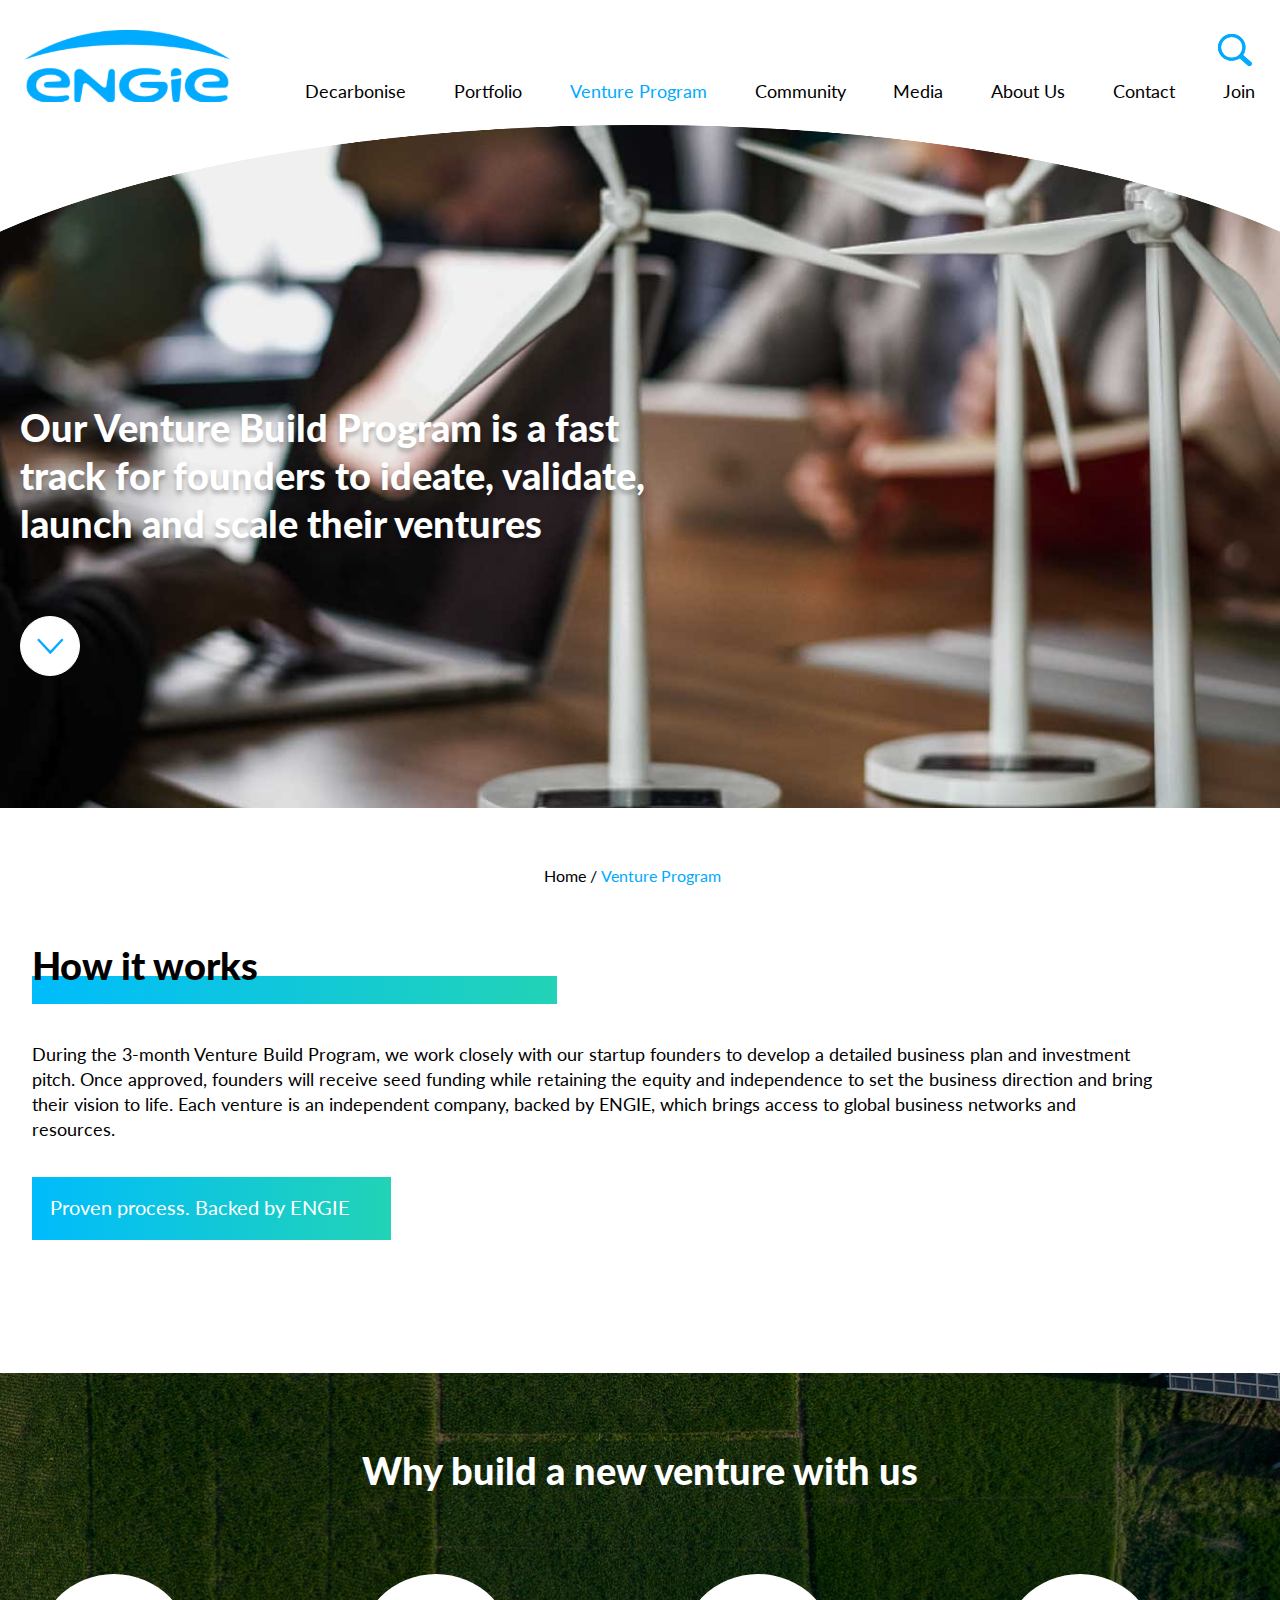
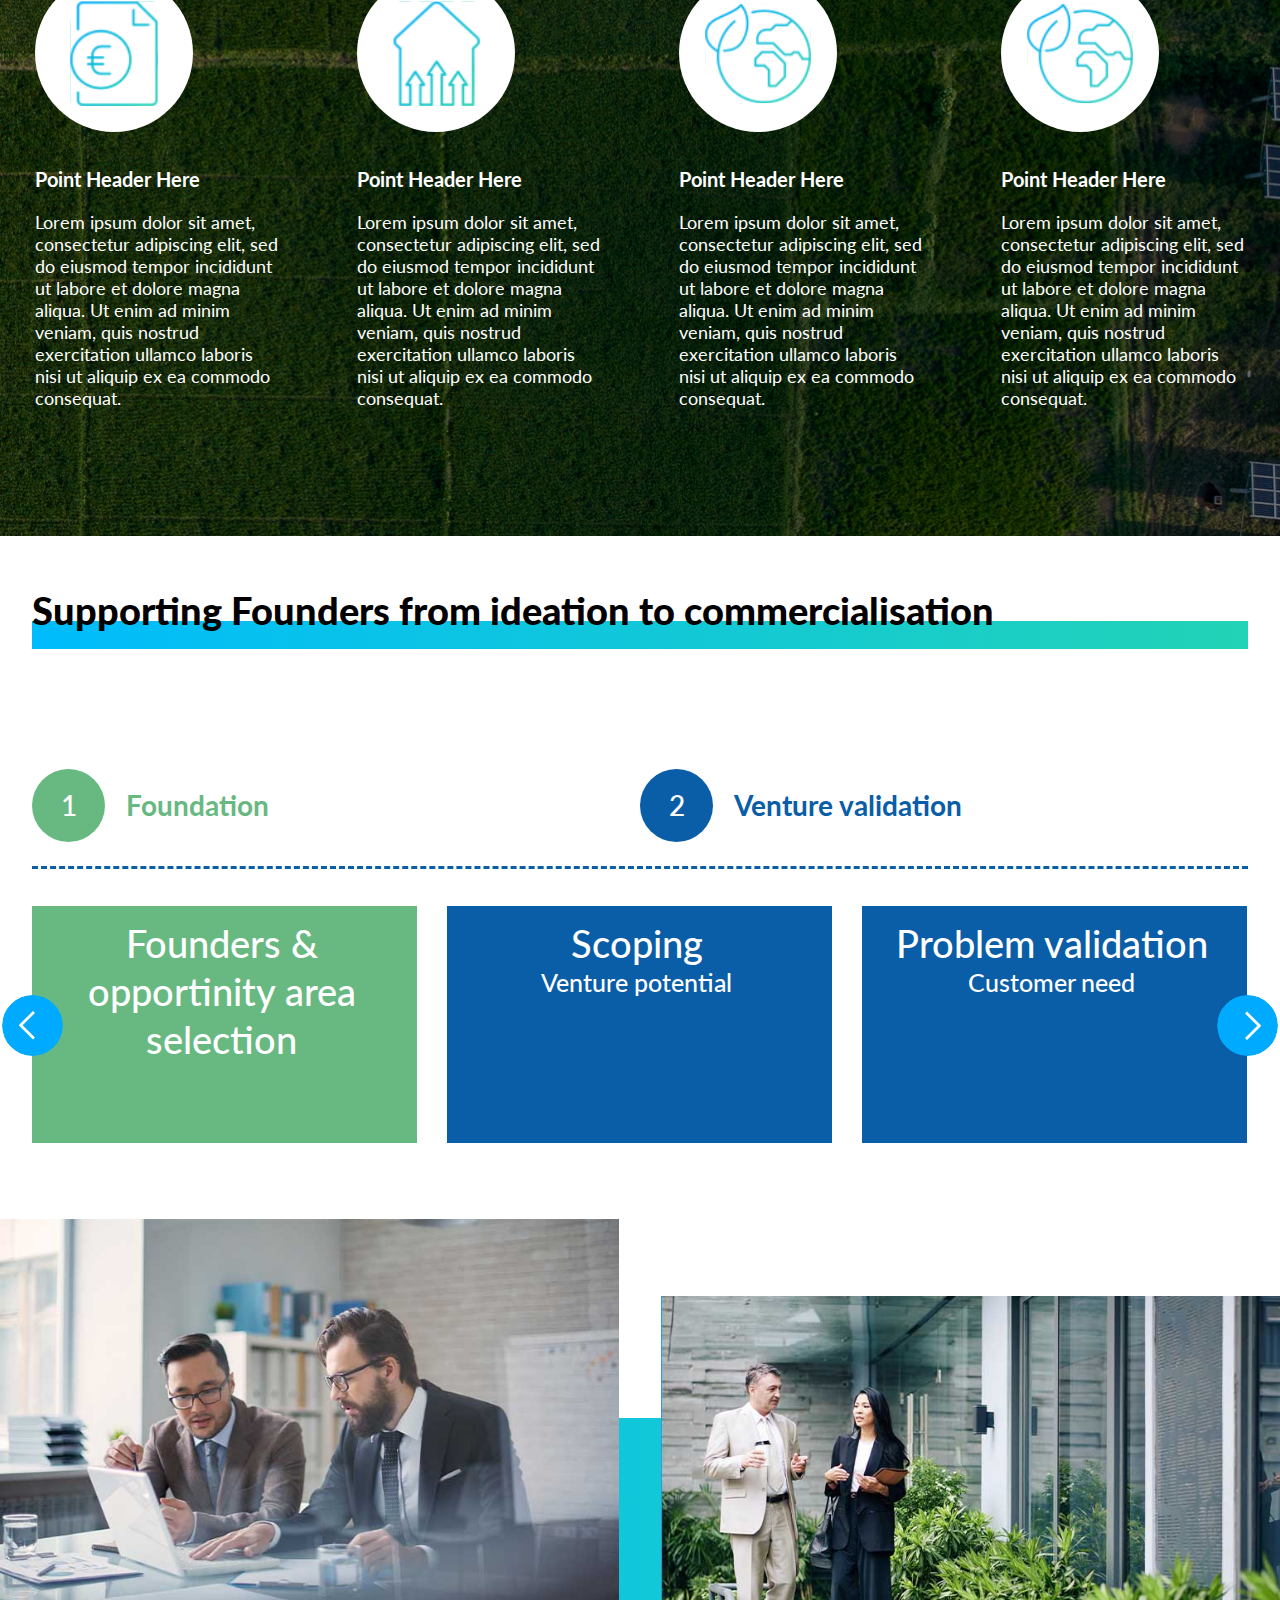
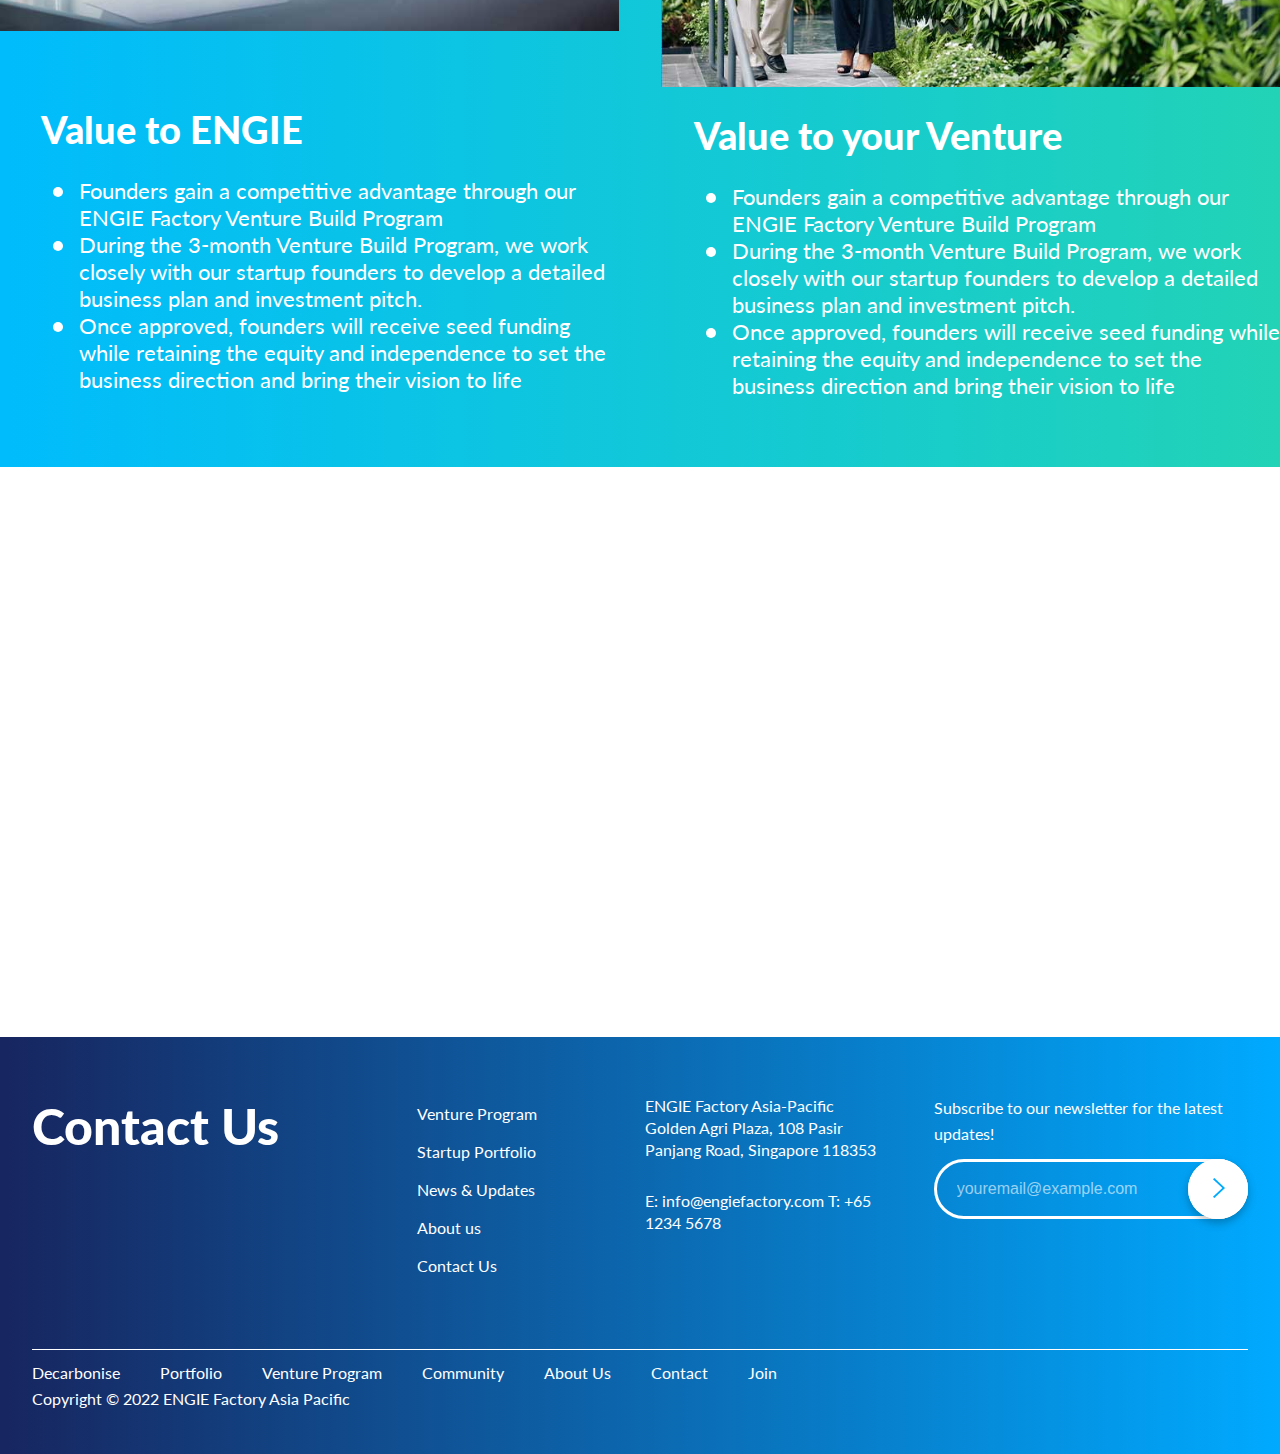
<file: venture-program.html>
<!DOCTYPE HTML>
<html lang="en">

<head>
    <meta http-equiv="Content-Type" content="text/html; charset=utf-8" />
    <title>Venture Program</title>
    <meta name="viewport" content="width=device-width, initial-scale=1, maximum-scale=1, user-scalable=0" />
    <link href="https://fonts.googleapis.com/css2?family=Lato:wght@300;400;700;900&display=swap" rel="stylesheet">
    <link href="https://fonts.googleapis.com/css2?family=Familjen+Grotesk:wght@700&display=swap" rel="stylesheet">
    <link type="text/css" href="assets/css/font-awesome.css" rel="stylesheet" />
    <link type="text/css" href="assets/css/ionicons.min.css" rel="stylesheet" />
    <link rel="stylesheet" href="assets/css/owl.carousel.min.css" />
    <link type="text/css" href="style.css" rel="stylesheet" />
    <link type="text/css" href="assets/css/responsive.css" rel="stylesheet" />
    <!--[if lt IE 9]><script src="assets/js/modernizr.min.js" type="text/javascript"></script><![endif]-->
</head>

<body class="concept">
    <div id="wrapper">
        <!-- ======================= -->
        <header id="header_area">
            <div class="menu_content_area">
                <div class="menu_content d-flex flex-space-between flex-nowrap">
                    <div class="logo">
                        <a href="#"><img src="assets/images/logo.svg" alt="logo"></a>
                    </div>
                    <div class="header_left">
                        <div class="searchbox">
                            <form action="#">
                                <input type="search" placeholder="Search......" name="search" class="searchbox-input" onkeyup="buttonUp();">
                                <input type="submit" class="searchbox-submit" value="">
                                <span class="searchbox-icon"></span>
                            </form>
                        </div>
                        <nav class="menu_bar">
                            <ul id="menu" class="">
                                <li><a href="#">Decarbonise</a></li>
                                <li><a href="portfolio.html">Portfolio</a></li>
                                <li><a href="venture-program.html" class="active">Venture Program </a></li>
                                <li><a href="#">Community</a></li>
                                <li><a href="media.html">Media</a></li>
                                <li><a href="about_us.html">About Us</a></li>
                                <li><a href="#">Contact</a></li>
                                <li><a href="join.html"> Join</a></li>
                            </ul>
                        </nav>
                        <div class="menu_button_area only_mobile_view">
                            <button type="button" class="button_menu">
                                <span></span>
                                <span></span>
                                <span></span>
                            </button>
                        </div>
                    </div>
                </div>
            </div>
            <div id="menu_holder"></div>
        </header>
        <!-- banner area start -->

        <div class="banner_area">
            <div class="main_banner other_common_banner venture-banner">
                <style>
                    .banner_area .main_banner {
                        background-image: url(assets/images/hero-img2.jpg);
                        background-position: bottom center;
                        background-attachment: fixed;
                    }
                </style>
                <div class="main_banner_content">
                    <div class="main_banner_info">
                        <h2>Our Venture Build Program is a fast track for founders to ideate, validate, launch and scale their ventures</h2>
                    </div>
                    <div class="banner_arrow">
                        <div class="arrow_btn">
                            <a href="#" class="btn"> <i class="ion-ios-arrow-down"></i> </a>
                        </div>
                    </div>

                </div>
            </div>
        </div>


        <div class="venture_spotligt_area about_sotligt venture-sotligt">
            <div class="venture_spotligt_content center-content">
                <div class="breadcrumbs_item">
                    <span>Home</span>
                    <span>/</span>
                    <span><a href="#">Venture Program</a></span>
                </div>
                <div class="common_title">
                    <h2>How it works</h2>
                </div>
                <div class="about_sotligt_text">
                    <p>During the 3-month Venture Build Program, we work closely with our startup founders to develop a detailed business plan and investment pitch. Once approved, founders will receive seed funding while retaining the equity and independence
                        to set the business direction and bring their vision to life. Each venture is an independent company, backed by ENGIE, which brings access to global business networks and resources.</p>
                </div>
                <div class="banner_bottom_text">
                    <p>Proven process. Backed by ENGIE</p>
                </div>
            </div>
        </div>

        <!-- Venture ambition section start -->
        <div class="section ambition-target venture-ambition">
            <div class="section-inner center-content">
                <div class="sec-title">
                    <h2>Why build a new venture with us</h2>
                </div>
                <div class="sec-items">
                    <div class="sec-items-inner flex-wrap">
                        <div class="sec-item">
                            <div class="sec-item-inner">
                                <div class="icon-box">
                                    <img src="assets/images/ambition-icon-1.svg" alt="">
                                </div>
                                <div class="sec-item-content">
                                    <span class="item-title">Point Header Here</span>
                                    <p>Lorem ipsum dolor sit amet, consectetur adipiscing elit, sed do eiusmod tempor incididunt ut labore et dolore magna aliqua. Ut enim ad minim veniam, quis nostrud exercitation ullamco laboris nisi ut aliquip ex ea commodo
                                        consequat.
                                    </p>
                                </div>
                            </div>
                        </div>
                        <div class="sec-item">
                            <div class="sec-item-inner">
                                <div class="icon-box">
                                    <img src="assets/images/ambition-icon-2.svg" alt="">
                                </div>
                                <div class="sec-item-content">
                                    <span class="item-title">Point Header Here</span>
                                    <p>Lorem ipsum dolor sit amet, consectetur adipiscing elit, sed do eiusmod tempor incididunt ut labore et dolore magna aliqua. Ut enim ad minim veniam, quis nostrud exercitation ullamco laboris nisi ut aliquip ex ea commodo
                                        consequat.
                                    </p>
                                </div>
                            </div>
                        </div>
                        <div class="sec-item">
                            <div class="sec-item-inner">
                                <div class="icon-box">
                                    <img src="assets/images/ambition-icon-3.svg" alt="">
                                </div>
                                <div class="sec-item-content">
                                    <span class="item-title">Point Header Here</span>
                                    <p>Lorem ipsum dolor sit amet, consectetur adipiscing elit, sed do eiusmod tempor incididunt ut labore et dolore magna aliqua. Ut enim ad minim veniam, quis nostrud exercitation ullamco laboris nisi ut aliquip ex ea commodo
                                        consequat.
                                    </p>
                                </div>
                            </div>
                        </div>
                        <div class="sec-item">
                            <div class="sec-item-inner">
                                <div class="icon-box">
                                    <img src="assets/images/ambition-icon-3.svg" alt="">
                                </div>
                                <div class="sec-item-content">
                                    <span class="item-title">Point Header Here</span>
                                    <p>Lorem ipsum dolor sit amet, consectetur adipiscing elit, sed do eiusmod tempor incididunt ut labore et dolore magna aliqua. Ut enim ad minim veniam, quis nostrud exercitation ullamco laboris nisi ut aliquip ex ea commodo
                                        consequat.
                                    </p>
                                </div>
                            </div>
                        </div>
                    </div>
                </div>
            </div>
        </div>
        <!-- Venture ambition section end -->

        <!-- Supporting Founders section start -->
        <div class="section supporting-founders">
            <div class="section-inner center-content">
                <div class="common_title">
                    <h2>Supporting Founders from ideation to commercialisation</h2>
                </div>

                <div class="sup-founders-slider">
                    <div class="sup-founders-slider-inner">
                        <div class="steps flex-nowrap">
                            <div class="step step-1">
                                <span class="number">1</span>
                                <span>Foundation</span>
                            </div>
                            <div class="step step-2">
                                <span class="number">2</span>
                                <span>Venture validation</span>
                            </div>
                        </div>
                        <div class="sup-founders-carousel">
                            <div class="sup-founders-carousel-inner owl-carousel">
                                <div class="carousel-item item-1">
                                    <p>Founders & opportinity area selection</p>
                                </div>
                                <div class="carousel-item">
                                    <p>Scoping</p>
                                    <span>Venture potential</span>
                                </div>
                                <div class="carousel-item">
                                    <p>Problem validation</p>
                                    <span>Customer need</span>
                                </div>
                                <div class="carousel-item">
                                    <p>Solution validation</p>
                                    <span>Business Model</span>
                                </div>
                                <div class="carousel-item">
                                    <p>Investment note</p>
                                    <span>Scalability & viability</span>
                                </div>
                                <div class="carousel-item">
                                    <p>Scoping</p>
                                    <span>Venture potential</span>
                                </div>
                                <div class="carousel-item">
                                    <p>Problem validation</p>
                                    <span>Customer need</span>
                                </div>
                                <div class="carousel-item">
                                    <p>Solution validation</p>
                                    <span>Business Model</span>
                                </div>
                                <div class="carousel-item">
                                    <p>Investment note</p>
                                    <span>Scalability & viability</span>
                                </div>
                            </div>
                        </div>
                    </div>
                </div>
            </div>
        </div>
        <!-- Supporting Founders section end -->

        <!--  Supporting Founders section start-->
        <div class="program_founders_area venture-program-founder">
            <div class="program_founders_wrap center-content">
                <div class="program_founders_box flex-wrap">
                    <div class="program_founders_text">
                        <div class="photo_item">
                            <img src="assets/images/image2.jpg" alt="">
                        </div>
                        <div class="program_founders_content">
                            <h2>Value to ENGIE</h2>
                            <ul>
                                <li>Founders gain a competitive advantage through our ENGIE Factory Venture Build Program</li>
                                <li>During the 3-month Venture Build Program, we work closely with our startup founders to develop a detailed business plan and investment pitch.</li>
                                <li>Once approved, founders will receive seed funding while retaining the equity and independence to set the business direction and bring their vision to life</li>
                            </ul>
                        </div>
                    </div>
                    <div class="program_founders_text">
                        <div class="photo_item">
                            <img src="assets/images/image3.jpg" alt="">
                        </div>
                        <div class="program_founders_content">
                            <h2>Value to your Venture</h2>
                            <ul>
                                <li>Founders gain a competitive advantage through our ENGIE Factory Venture Build Program</li>
                                <li>During the 3-month Venture Build Program, we work closely with our startup founders to develop a detailed business plan and investment pitch.</li>
                                <li>Once approved, founders will receive seed funding while retaining the equity and independence to set the business direction and bring their vision to life</li>
                            </ul>
                        </div>
                    </div>
                </div>

            </div>
        </div>
        <!--  Supporting Founders section end-->

        <!-- Join us founder section start -->
        <div class="join-founder-sec">
            <div class="join-founder-sec-inner center_content">
                <div class="join-us-founder-content">
                    <h2>Join us as a Founder</h2>
                    <p>Founders who join our Venture Build Program are on an accelerated track. We work closely with founders to ideate, validate, launch and scale their ventures.</p>
                    <p>You’ll be supported by a dedicated v enture building team to build an investment pitch, and once approved, you will get early-stage funding from ENGIE Factory to kickstart your new independent venture.</p>
                </div>
            </div>
        </div>
        <!-- Join us founder section end -->

        <footer class="footer_area">
            <div class="footer_wrap center-content">
                <div class="footer_box d-flex flex-wrap">
                    <div class="footer_widget footer_widget1">
                        <h2> Contact Us</h2>
                    </div>
                    <div class="footer_widget footer_widget2">
                        <ul>
                            <li><a href="#">Venture Program</a></li>
                            <li><a href="#">Startup Portfolio</a></li>
                            <li><a href="#">News & Updates</a></li>
                            <li><a href="#">About us</a></li>
                            <li><a href="#">Contact Us</a></li>
                        </ul>
                    </div>

                    <div class="footer_widget footer_widget3">
                        <div class="foote_text">
                            <p>ENGIE Factory Asia-Pacific Golden Agri Plaza, 108 Pasir Panjang Road, Singapore 118353 </p>
                            <p>E: info@engiefactory.com T: +65 1234 5678</p>
                        </div>

                    </div>
                    <div class="footer_widget footer_widget4">
                        <span> Subscribe to our newsletter for the latest updates!</span>
                        <div class="subscribe_box">
                            <form action="#">
                                <div class="subscribe_field">
                                    <input id="search_field" type="text" name="text" class="searc_email_field" placeholder="youremail@example.com">
                                    <div class="subscribe_btn">
                                        <input class="submit_btn" type="submit" name="submit" value="">
                                    </div>
                                </div>
                            </form>
                        </div>
                    </div>
                </div>

                <div class="copyright_area">
                    <ul>
                        <li><a href="#">Decarbonise</a></li>
                        <li><a href="#">Portfolio</a></li>
                        <li><a href="#">Venture Program </a></li>
                        <li><a href="#">Community </a></li>
                        <li><a href="#">About Us </a></li>
                        <li><a href="#">Contact </a></li>
                        <li><a href="#"> Join</a></li>
                    </ul>
                    <p>Copyright &copy; 2022 ENGIE Factory Asia Pacific</p>
                </div>
            </div>
        </footer>
    </div>
    <!-- footer end -->
    </div>
    <script src="assets/js/jquery.min.js"></script>
    <script src="assets/js/jquery.slicknav.js"></script>
    <script src="assets/js/owl.carousel.min.js"></script>
    <script src="assets/js/custom.js"></script>
    <script>
        // Supporting sliders
        jQuery('.sup-founders-carousel-inner').owlCarousel({
            loop: false,
            margin: 30,
            autoplay: false,
            nav: true,
            dot: false,
            items: 5,
            responsive: {
                0: {
                    items: 1,
                },
                450: {
                    items: 2,
                    margin: 15,
                },
                992: {
                    items: 3,
                },
                1366: {
                    items: 4,
                },
                1500: {
                    items: 5,
                }
            }
        });
    </script>
</body>

</html>
</file>
<file: style.css>
:root {
    --lato-font: 'Lato', sans-serif;
}

@font-face {
    font-family: 'RightGroteskTightMedium';
    src: url('assets/fonts/RightGroteskTightMedium.eot');
    src: url('assets/fonts/RightGroteskTightMedium.eot') format('embedded-opentype'), url('assets/fonts/RightGroteskTightMedium.woff2') format('woff2'), url('assets/fonts/RightGroteskTightMedium.woff') format('woff'), url('assets/fonts/RightGroteskTightMedium.ttf') format('truetype'), url('assets/fonts/RightGroteskTightMedium.svg#RightGroteskTightMedium') format('svg');
}

html,
body,
div,
span,
applet,
object,
iframe,
h1,
h2,
h3,
h4,
h5,
h6,
p,
blockquote,
pre,
a,
abbr,
acronym,
address,
big,
cite,
code,
del,
dfn,
em,
font,
img,
ins,
kbd,
q,
s,
samp,
small,
strike,
strong,
sub,
sup,
tt,
var,
b,
u,
i,
center,
dl,
dt,
dd,
ol,
ul,
li,
fieldset,
form,
label,
legend,
table,
caption,
tbody,
tfoot,
thead,
tr,
th,
td {
    margin: 0;
    padding: 0;
    border: 0;
    outline: 0;
    vertical-align: baseline;
}

body {
    color: #231f20;
    padding: 0;
    margin: 0;
    font-size: 14px;
    font-family: 'Lato', sans-serif;
    font-weight: 400;
}

ul,
ol,
li {
    list-style: none;
}

img,
fieldset {
    border: none;
}

a {
    text-decoration: none;
}

a:hover {
    text-decoration: none;
}

article,
aside,
details,
figcaption,
figure,
footer,
header,
hgroup,
main,
nav,
section,
summary {
    display: block;
}

figure {
    margin: 0;
    padding: 0;
}

.clearfix {
    clear: both;
    width: 100%;
}

img {
    max-width: 100%;
    height: auto;
    display: block;
}

.wp-caption {
    max-width: 100%;
}

img[class*="align"],
img[class*="wp-image-"],
img[class*="attachment-"] {
    height: auto;
}

img.size-full,
img.size-large,
img.wp-post-image {
    height: auto;
    max-width: 100%;
}

img {
    max-width: 100%;
    height: auto;
    display: block;
}

embed,
iframe,
object,
video {
    max-width: 100%;
}

html {
    -webkit-text-size-adjust: none;
}

.entry-content img {
    max-width: 100%;
    height: auto;
}

.aligncenter,
img.aligncenter {
    clear: both;
    display: block;
    margin: 0 auto 20px;
}

.alignright {
    margin: 10px 0px 35px 30px;
    display: inline;
}

.alignleft {
    margin: 0 35px 10px 0px;
    display: inline;
}

.wp-caption {
    border: none;
    text-align: center;
    background: #f5f5f5;
    margin-bottom: 10px;
    margin-top: 10px;
    padding: 5px 0 10px 0;
}

.wp-caption img {
    margin: 0;
    padding: 0;
    border: 0;
    margin-bottom: 12px;
}

.wp-caption p.wp-caption-text {
    line-height: 18px;
    padding: 0 15px;
    display: block;
    font-style: italic;
    color: #000000;
    font-size: 12px;
}

input,
textarea {
    -webkit-appearance: none;
    -webkit-border-radius: 0;
}

*,
*:before,
*:after {
    -moz-box-sizing: border-box;
    -webkit-box-sizing: border-box;
    box-sizing: border-box;
}

::placeholder {
    color: rgba(255, 255, 255, 0.6);
}

:-ms-input-placeholder {
    color: rgba(255, 255, 255, 0.6);
}

::-ms-input-placeholder {
    color: rgba(255, 255, 255, 0.6);
}


/*----------------------*/


/*     Page structure   */


/*----------------------*/

.entry-content h1,
.entry-content h2,
.entry-content h3,
.entry-content h4,
.entry-content h5,
.entry-content h6 {
    color: #231f20;
    font-size: 32px;
    font-weight: 600;
    padding-bottom: 20px;
    font-family: 'Lato', sans-serif;
    text-align: left;
}

.entry-content h1 {
    font-size: 36px;
}

.entry-content h2 {
    font-size: 32px;
}

.entry-content h3 {
    font-size: 24px;
}

.entry-content h4 {
    font-size: 20px;
}

.entry-content h5 {
    font-size: 18px;
}

.entry-content h6 {
    font-size: 16px;
}

.entry-content p {
    color: #231f20;
    font-size: 15px;
    line-height: 24px;
    padding-bottom: 20px;
}

.entry-content ul {
    padding: 0 0 20px 0;
}

.entry-content ul li {
    color: #231f20;
    font-size: 15px;
    line-height: 24px;
    padding-bottom: 8px;
    position: relative;
    padding-left: 20px;
    text-decoration: underline;
}

.entry-content ul li::before {
    content: '';
    width: 7px;
    height: 7px;
    background: #ce2831;
    -webkit-border-radius: 50%;
    -moz-border-radius: 50%;
    border-radius: 50%;
    position: absolute;
    left: 0;
    top: 10px;
    z-index: 1;
}

.entry-content ol {
    list-style-type: decimal;
    padding: 0 0 20px 20px;
}

.entry-content ol li {
    list-style-type: decimal;
    color: #231f20;
    font-size: 15px;
    line-height: 24px;
}

.entry-content a {
    color: #ce2831;
}

.entry-content blockquote {
    color: #ce2831;
    font-size: 18px;
    line-height: 24px;
    font-weight: 600;
}

.entry-content blockquote p {
    padding-bottom: 0;
}

.entry-content table {
    border-collapse: collapse;
    width: 100%;
    margin-bottom: 25px;
}

.entry-content table,
.entry-content table th,
.entry-content table td {
    border: 1px solid #666666;
    color: #231f20;
    font-size: 15px;
    line-height: 24px;
    text-align: center;
    padding: 5px 0;
}

hr {
    border: none;
    background: #dedede;
    height: 2px;
    padding: 0;
    margin: 17px 0 24px 0;
    outline: none;
}

.entry-content input[type='email'],
.entry-content input[type='text'] {
    width: 100%;
    max-width: 800px;
    background: #fff;
    height: 48px;
    font-size: 15px;
    color: #231f20;
    line-height: 21px;
    border: 1px solid #4e4e4e;
    -webkit-border-radius: 5px;
    -moz-border-radius: 5px;
    border-radius: 5px;
    padding: 5px 5px 5px 15px;
    outline: none;
    font-family: 'Lato', sans-serif;
    font-weight: 400;
    margin-top: 7px;
}

.entry-content textarea {
    width: 100%;
    background: #fff;
    max-width: 800px;
    height: 180px;
    font-size: 15px;
    color: #231f20;
    line-height: 24px;
    border: 1px solid #666666;
    -webkit-border-radius: 5px;
    -moz-border-radius: 5px;
    border-radius: 5px;
    padding: 5px 5px 5px 15px;
    outline: none;
    font-family: 'Lato', sans-serif;
    font-weight: 400;
}

.entry-content input[type='submit'] {
    width: 180px;
    height: 50px;
    outline: none;
    border: none;
    -webkit-border-radius: 5px;
    -moz-border-radius: 5px;
    border-radius: 5px;
    padding: 0;
    background: #ce2831;
    color: #fff;
    text-align: center;
    cursor: pointer;
    font-size: 16px;
    text-transform: uppercase;
    font-family: 'Lato', sans-serif;
}

.entry-content .submit {
    width: 180px;
    padding: 15px 0 0 0;
}

#wrapper {
    width: 100%;
}

.center_content {
    max-width: 1170px;
    margin: 0 auto;
}

.searchbox {
    width: 40px;
    height: 40px;
    position: absolute;
    top: 0;
    z-index: 100;
    -webkit-transition: width 0.3s;
    -moz-transition: width 0.3s;
    -ms-transition: width 0.3s;
    -o-transition: width 0.3s;
    transition: width 0.3s;
}

.searchbox-input {
    position: absolute;
    top: -2px;
    right: -2px;
    outline: 0;
    border: none;
    background: none;
    width: 100%;
    height: 44px;
    margin: 0;
    border: none;
    padding: 3px 45px 3px 15px;
    font-size: 14px;
    color: #fff !important;
    font-family: 'Lato', sans-serif;
}

.searchbox-open .searchbox-input {
    border: none;
    background: #00aaff;
    color: #fff;
}

.searchbox-icon,
.searchbox-submit {
    width: 40px;
    height: 40px;
    border: none;
    display: block;
    position: absolute;
    top: 0;
    right: 0;
    padding: 0;
    margin: 0;
    outline: 0;
    cursor: pointer;
    background: url(assets/images/bgr_search.svg) no-repeat center center;
}

.searchbox.searchbox-open .searchbox-icon {
    background: url(assets/images/bgr_search_white.svg) no-repeat center center;
}

.searchbox-open {
    width: 35%;
}

.d-flex {
    display: flex
}

.flex-space-between {
    display: flex;
    justify-content: space-between;
    flex-wrap: wrap;
}

.justify-content-center {
    justify-content: center;
}

.align-center {
    align-items: center;
}

.text-center {
    text-align: center
}

.flex-wrap {
    display: flex;
    flex-wrap: wrap;
}

.flex-nowrap {
    display: flex;
    flex-wrap: nowrap;
}

.row-reverse {
    flex-flow: row-reverse;
}

.flex-row-reverse {
    flex-flow: row-reverse;
}

.center-content {
    max-width: 1350px;
    margin: 0 auto;
}


/* re-usable code start */

.section {
    padding: 0 20px;
    background-position: center;
    background-size: cover;
    background-repeat: no-repeat;
}

.section .section-inner {
    padding: 50px 0;
}

.sec-title h2 {
    font-family: var(--lato-font);
    font-style: normal;
    font-weight: 900;
    font-size: 38px;
    line-height: 48px;
    text-align: center;
    color: #FFFFFF;
    padding-bottom: 80px;
}

.sec-items-inner {
    gap: 20px;
}

.sec-item {
    width: calc(calc(100% - 60px)/4);
}

.sec-item .item-title {
    display: block;
    font-family: var(--lato-font);
    font-style: normal;
    font-weight: 700;
    font-size: 20px;
    line-height: 25px;
    text-align: center;
    color: #FFFFFF;
}

.sec-item .icon-box {
    margin-bottom: 35px;
}

.sec-item .icon-box img {
    margin: 0 auto;
}

@media screen and (max-width: 991px) {
    .sec-item {
        width: calc(calc(100% - 20px)/2);
    }
    .sec-title h2 {
        font-size: 32px;
        line-height: 38px;
        padding-bottom: 40px;
    }
    .sec-item .icon-box {
        margin-bottom: 20px;
    }
    .sec-item .item-title {
        font-size: 18px;
        line-height: 22px;
        font-weight: 400;
    }
}


/* re-usable code end */


/* header css start */

.header_left {
    position: relative;
    width: 80%;
    display: flex;
    align-items: center;
    justify-content: flex-end;
    padding-left: 20px;
}

.menu_content_area {
    padding: 44px 60px 0px 60px;
}

nav.menu_bar {
    margin-top: 48px;
}

.menu_bar {
    width: 100%;
    max-width: 960px;
}

.menu_bar ul {
    display: flex;
    justify-content: space-between;
    flex-wrap: nowrap;
}

.menu_bar ul li {
    font-weight: 400;
    font-size: 18px;
    line-height: 22px;
    color: #000000;
    padding-left: 10px;
}

.menu_bar ul li a {
    color: #000;
}

.menu_bar ul li a.active,
.menu_bar ul li a:hover {
    color: #00aaff;
}

.logo {
    max-width: 205px;
}

.button_menu {
    position: relative;
    z-index: 2;
    width: 28px;
    padding: 0;
    margin: 0;
    background: 0 0;
    border: 0;
    outline: 0;
    cursor: pointer;
}

.button_menu span {
    width: 100%;
    height: 2px;
    margin-top: 3px;
    background-color: #00aaff;
    display: block;
    transition: all .2s ease;
    margin-bottom: 8px;
}

.button_menu span:last-child {
    margin-bottom: 0px;
}

.only_mobile_view {
    display: none;
}

.banner_top h1 {
    font-weight: 700;
    font-size: 132px;
    line-height: 1;
    text-transform: uppercase;
    color: #17245E;
    font-family: 'RightGroteskTightMedium';
    display: inline-block;
    position: relative;
}

.banner_top h1::after {
    content: '';
    position: absolute;
    width: 100%;
    height: 20px;
    background: linear-gradient(90deg, #00BCFC 0.54%, #22D3B6 100%);
    bottom: 0px;
    left: 0px;
    z-index: -1;
}

.banner_top {
    max-width: 1160px;
    margin: 0 auto;
    padding-top: 105px;
    padding-bottom: 1px;
}

.arrow_btn .btn {
    width: 60px;
    height: 60px;
    border-radius: 50%;
    background: #00AAFF;
    display: flex;
    align-items: center;
    justify-content: center;
    font-size: 42px;
    color: #fff;
    border: 1px solid #00AAFF;
}

.arrow_btn {
    margin-top: 55px;
}

.arrow_btn .btn:hover {
    background: #fff;
    color: #00AAFF;
}

.main_banner_content {
    max-width: 1230px;
    margin: 0 auto;
}

.banner_area .main_banner {
    background-repeat: no-repeat;
    background-size: cover;
    background-position: center center;
    position: relative;
    padding-left: 20px;
    padding-right: 20px;
}

.main_banner.home_banner {
    background-attachment: fixed;
}

.main_banner::before {
    content: "";
    position: absolute;
    top: -1px;
    left: 0px;
    width: 100%;
    height: 285px;
    background: url(assets/images/Subtract.png)no-repeat;
    background-size: 100% 100%;
}

.banner_logo {
    max-width: 300px;
}

.home_banner {
    padding-top: 150px;
}

.main_banner_info h2 {
    font-weight: 900;
    font-size: 38px;
    line-height: 48px;
    color: #FFFFFF;
    padding-bottom: 10px;
    text-shadow: 0px 4px 4px rgba(0, 0, 0, 0.25);
}

.main_banner_info p {
    font-weight: 400;
    font-size: 20px;
    line-height: 25px;
    color: #FFFFFF;
    padding-bottom: 25px;
}

.banner_logo {
    padding-bottom: 56px;
}

.main_banner_info {
    max-width: 880px;
}

.home_banner .main_banner_content {
    padding-top: 132px;
    padding-bottom: 108px;
}

.banner_bottom_text {
    max-width: 992px;
    padding: 9px 35px 9px 18px;
    background: linear-gradient(90deg, #00BCFC 0.54%, #22D3B6 100%);
    margin-top: 30px;
}

.banner_bottom_text p {
    font-weight: 400;
    font-size: 20px;
    line-height: 25px;
    color: #FFFFFF;
}

.banner_arrow {
    display: flex;
    align-items: center;
    padding-top: 60px;
}

.banner_arrow .arrow_btn {
    margin-top: 0px;
}

.banner_arrow .arrow_btn .btn {
    background: #fff;
    color: #00AAFF;
    border: 1px solid #fff;
    transition: 0.3s all ease-in;
    -webkit-transition: 0.3s all ease-in;
    -moz-transition: 0.3s all ease-in;
    -ms-transition: 0.3s all ease-in;
    -o-transition: 0.3s all ease-in;
}

.banner_arrow .arrow_btn .btn:hover {
    background: #00AAFF;
    color: #FFF;
    border: 1px solid #00AAFF;
}

.banner_arrow span {
    font-weight: 400;
    font-size: 20px;
    line-height: 25px;
    color: #FFFFFF;
    display: block;
    padding-left: 23px;
}

.banner_wrap {
    padding: 0px 20px;
}

.our_ventures_area {
    padding: 0px 20px;
    background-image: url(assets/images/image1.jpg);
    background-size: cover;
    background-attachment: fixed;
    background-repeat: no-repeat;
}

.our_ventures_wrap {
    padding-top: 130px;
    padding-bottom: 250px;
}

.our_ventures_wrap h2 {
    font-weight: 900;
    font-size: 38px;
    line-height: 48px;
    color: #FFFFFF;
    padding-bottom: 14px;
}

.our_ventures_wrap p {
    font-weight: 400;
    font-size: 20px;
    line-height: 25px;
    color: #FFFFFF;
    padding-bottom: 25px;
}

.our_ventures_info {
    max-width: 850px;
    margin-left: auto;
}

.our_ventures_info .banner_arrow {
    padding-top: 15px;
}

.program_founders_area {
    padding: 0px 36px 0 32px;
    background: linear-gradient(90deg, #00BCFC 0.54%, #22D3B6 100%);
}

.program_founders_wrap {
    max-width: 1530px;
    padding-bottom: 60px;
}

.photo_item {
    width: 50%;
    padding: 0px 20px;
}

.photo_item img {
    width: 100%;
}

.photo_box {
    margin: 0px -20px;
    position: relative;
    top: -130px;
    margin-bottom: -130px;
}

.photo_item1 {
    margin-top: -75px;
}

.program_founders_text h2 {
    font-weight: 900;
    font-size: 38px;
    line-height: 48px;
    color: #FFFFFF;
    padding-bottom: 24px;
}

.program_founders_text p {
    font-weight: 400;
    font-size: 25px;
    line-height: 30px;
    color: #FFFFFF;
    padding-bottom: 30px;
}

.program_founders_box {
    max-width: 1350px;
    margin: 0 auto;
}

.program_founders_text {
    max-width: 1220px;
    padding-top: 40px;
}

.venture_spotligt_area {
    padding: 0px 48px 0 32px;
    background: #fff;
}

.venture_spotligt_content {
    padding-top: 106px;
    padding-bottom: 60px;
}

.common_title {
    position: relative;
    max-width: 525px;
    padding-bottom: 15px;
    margin-bottom: 38px;
}

.common_title::after {
    content: '';
    position: absolute;
    width: 100%;
    height: 28px;
    background: linear-gradient(90deg, #00BCFC 0.54%, #22D3B6 100%);
    bottom: 0px;
    left: 0px;
    z-index: 1;
}

.common_title h2 {
    font-weight: 900;
    font-size: 38px;
    line-height: 48px;
    color: #000000;
    position: relative;
    z-index: 2;
}

.venture_spotligt_content p {
    font-weight: 400;
    font-size: 18px;
    line-height: 25px;
    color: #000000;
    padding-bottom: 30px;
}

.spotligt_brand_item {
    width: 25%;
    padding: 0px 12px;
}

.venture_spotligt_brand {
    margin: 0px -12px;
    padding-top: 50px;
}

.spotligt_brand_item img {
    width: 100%;
}

.venture_spotligt_content .spotligt_brand_item p {
    font-size: 17px;
    line-height: 20px;
    text-align: center;
    padding-top: 15px;
}

.spotligt_brand_item .brand_logo img {
    width: auto;
}

.brand_logo {
    display: flex;
    align-items: center;
    justify-content: center;
}

.footer_area {
    padding: 0px 32px;
    background: linear-gradient(90deg, #172660 0.54%, #00AAFF 100%);
}

.footer_box {
    padding-top: 58px;
    margin: 0px -10px;
    padding-bottom: 64px;
}

.footer_widget {
    width: 25%;
    padding: 0px 10px;
}

.footer_widget h2 {
    font-weight: 900;
    font-size: 50px;
    line-height: 63px;
    color: #FFFFFF;
}

.footer_widget ul li {
    font-weight: 400;
    font-size: 16px;
    line-height: 38px;
    color: #FFFFFF;
}

.footer_widget ul li a {
    color: #fff;
}

.footer_widget p {
    font-weight: 400;
    font-size: 16px;
    line-height: 22px;
    color: #FFFFFF;
}

.footer_widget4 span {
    font-weight: 400;
    font-size: 16px;
    line-height: 26px;
    color: #FFFFFF;
    display: block;
    padding-bottom: 12px;
}

.footer_widget1 {
    width: 31.11%;
}

.footer_widget2 {
    width: 18.51%;
}

.footer_widget3 {
    width: 23.33%;
}

.footer_widget4 {
    width: 27.04%;
}

.foote_text {
    max-width: 242px;
}

.foote_text p {
    padding-bottom: 29px;
}

.searc_email_field {
    border: none;
    outline: none;
    width: 100%;
    border: 3px solid #fff;
    background: transparent;
    height: 60px;
    border-radius: 50px;
    font-weight: 400;
    font-size: 16px;
    line-height: 26px;
    color: rgba(255, 255, 255, 0.6);
    padding-left: 20px;
}

.subscribe_field {
    position: relative;
}

.subscribe_btn {
    width: 60px;
    height: 60px;
    border-radius: 50%;
    position: absolute;
    top: 0px;
    right: 0px;
    cursor: pointer;
    filter: drop-shadow(0px 4px 4px rgba(0, 0, 0, 0.25));
    background-color: #fff;
    transition: 0.3s all ease-in;
    -webkit-transition: 0.3s all ease-in;
    -moz-transition: 0.3s all ease-in;
    -ms-transition: 0.3s all ease-in;
    -o-transition: 0.3s all ease-in;
}

.subscribe_btn:hover {
    background-color: #00AAFF;
}

.subscribe_btn::after {
    content: '\f3d3';
    font-family: 'Ionicons';
    position: absolute;
    top: 12px;
    right: 23px;
    font-size: 32px;
    color: #00AAFF;
    transition: 0.3s all ease-in;
    -webkit-transition: 0.3s all ease-in;
    -moz-transition: 0.3s all ease-in;
    -ms-transition: 0.3s all ease-in;
    -o-transition: 0.3s all ease-in;
}

.subscribe_btn:hover::after {
    color: #FFFFFF;
}

.submit_btn {
    outline: none;
    border: none;
    width: 100%;
    height: 100%;
    border-radius: 50%;
    cursor: pointer;
    background-color: inherit;
}

.copyright_area ul {
    display: flex;
    flex-wrap: wrap;
}

.copyright_area ul li,
.copyright_area p {
    font-weight: 400;
    font-size: 16px;
    line-height: 26px;
    color: #FFFFFF;
}

.copyright_area ul li {
    margin-right: 40px;
}

.copyright_area ul li a {
    color: #FFFFFF;
}

.copyright_area {
    border-top: 1px solid #fff;
    padding-top: 10px;
    padding-bottom: 42px;
}

@media screen and (max-width: 1400px) {
    .menu_content_area {
        padding: 30px 25px 0px 25px;
    }
    .main_banner::before {
        height: 220px;
    }
}

@media screen and (max-width: 1080px) {
    .menu_bar ul li {
        padding-left: 5px;
    }
}

@media screen and (max-width: 991px) {
    .header_left {
        width: 50%;
    }
    .menu_content_area {
        padding: 20px 30px 0px 29px;
    }
    .only_mobile_view {
        display: block;
    }
    .only_desktop_view {
        display: none;
    }
    .searchbox {
        margin-top: 4px;
        right: 35px;
    }
    .menu_button_area {
        margin-top: 0px;
    }
    .searchbox-input {
        top: 2px;
        height: 38px;
        padding: 3px 25px 3px 10px;
    }
    .banner_wrap {
        padding: 0 32px;
    }
    .banner_top {
        padding-top: 30px;
        max-width: 300px;
        margin: 0;
    }
    .banner_top h1 {
        font-size: 40px;
    }
    .banner_top h1 {
        margin-bottom: 19px;
    }
    .banner_top> :nth-child(2) {
        margin-bottom: 0;
    }
    .banner_top h1::after {
        height: 10px;
        bottom: -3px;
    }
    .arrow_btn {
        margin-top: 39px;
        display: flex;
        align-items: center;
    }
    .banner_area .main_banner {
        margin-top: 10px;
        padding-left: 29px;
        background-position: 31% center;
    }
    .main_banner::before {
        height: 100px;
    }
    .home_banner {
        padding-top: 0px;
    }
    .banner_logo {
        max-width: 196px;
        padding-bottom: 39px;
    }
    .main_banner_info {
        max-width: 334px;
        margin-bottom: 48px;
    }
    .home_banner .main_banner_content {
        padding-top: 142px;
        padding-bottom: 34px;
    }
    .main_banner_info h2 {
        font-size: 32px;
        line-height: 38px;
        padding-bottom: 39px;
    }
    .main_banner_info p {
        font-size: 18px;
        line-height: 22px;
        padding-bottom: 22px;
    }
    .main_banner_info p:last-child {
        padding-bottom: 0;
    }
    .banner_bottom_text {
        margin: 0px 12px 0 3px;
        padding: 13px 60px 20px 18px;
    }
    .banner_bottom_text p {
        font-size: 20px;
        line-height: 24px;
        font-weight: 500;
    }
    .banner_arrow {
        padding-top: 20px;
    }
    .our_ventures_area {
        padding: 0 42px 0 32px;
        background-image: linear-gradient(rgba(0, 0, 0, 0.15), rgba(0, 0, 0, 0.15)), url(assets/images/image1.jpg);
        background-size: auto;
        background-position: center top;
    }
    .photo_item {
        padding: 0px 0px;
        width: 100%;
    }
    .photo_item1 {
        margin-top: 0px;
    }
    .photo_box {
        margin: 0px -36px 0 -32px;
        top: 0;
        margin-bottom: 0px;
    }
    .our_ventures_wrap {
        padding: 180px 0 84px;
    }
    .our_ventures_wrap h2 {
        font-size: 32px;
        line-height: 38px;
        padding-bottom: 20px;
        padding-right: 21px;
    }
    .our_ventures_wrap p {
        font-size: 18px;
        line-height: 22px;
        padding-bottom: 23px;
    }
    .arrow_btn .btn {
        font-size: 36px;
    }
    .program_founders_text h2 {
        font-size: 32px;
        line-height: 38px;
        padding-bottom: 25px;
    }
    .program_founders_wrap {
        padding-bottom: 137px;
    }
    .program_founders_text p {
        font-size: 18px;
        line-height: 22px;
        padding-bottom: 23px;
    }
    .program_founders_text p:last-child {
        padding-bottom: 0;
    }
    .banner_arrow span {
        font-size: 18px;
        line-height: 22px;
        padding-left: 24px;
    }
    .program_founders_text {
        padding-top: 122px;
    }
    .venture_spotligt_content {
        padding-top: 56px;
        padding-bottom: 62px;
    }
    .common_title h2 {
        font-size: 32px;
        line-height: 38px;
    }
    .common_title::after {
        height: 15px;
    }
    .common_title {
        max-width: 350px;
        padding-bottom: 4px;
        margin-bottom: 45px;
    }
    .venture_spotligt_area .common_title {
        max-width: 354px;
        margin-bottom: 38px;
    }
    .venture_spotligt_content p {
        font-size: 18px;
        line-height: 22px;
        padding-bottom: 20px;
    }
    .venture_spotligt_brand {
        padding-top: 3px;
        margin: 0 -19px 0 -3px;
        gap: 0 13px;
    }
    .spotligt_brand_item {
        width: calc(calc(100% - 13px)/2);
        padding: 0;
    }
    .venture_spotligt_content .spotligt_brand_item p {
        padding: 12px 0 17px 0;
    }
    .footer_box {
        padding-top: 45px;
        margin: 0px -10px;
        padding-bottom: 45px;
    }
    .footer_widget1,
    .footer_widget2,
    .footer_widget3,
    .footer_widget4 {
        width: 100%;
    }
    .footer_widget h2 {
        font-size: 32px;
        line-height: 49px;
        padding-bottom: 39px;
    }
    .footer_widget ul li {
        font-size: 18px;
        line-height: 22px;
    }
    .footer_widget p {
        font-size: 16px;
        line-height: 22px;
    }
    .footer_widget.footer_widget2 {
        padding-top: 0;
    }
    .footer_widget.footer_widget3 {
        padding-top: 29px;
        padding-bottom: 18px;
    }
    .copyright_area {
        border-top: none;
        padding-top: 0;
        padding-bottom: 244px;
    }
    .copyright_area p {
        font-size: 15px;
        line-height: 30px;
        padding-top: 65px;
    }
    .copyright_area ul {
        gap: 0 41px;
    }
    .copyright_area ul li {
        font-weight: 400;
        font-size: 15px;
        line-height: 30px;
        margin-right: 0;
    }
    .footer_widget4 span {
        padding-bottom: 15px;
    }
    .subscribe_btn {
        filter: none;
        -webkit-filter: none;
    }
    .subscribe_btn .submit_btn {
        background-color: #FFFFFF;
    }
}

@media screen and (max-width: 480px) {}

@media screen and (max-width: 380px) {
    .main_banner::before {
        height: 70px;
    }
    .home_banner .main_banner_content {
        padding-top: 90px;
    }
    .spotligt_brand_item {
        width: 100%;
    }
    .banner_top h1 {
        font-size: 36px;
    }
}


/* re-usable class start */

.center_content {
    max-width: 1350px;
}

.flex-nowrap {
    display: flex;
    flex-wrap: nowrap;
}

.flex-wrap {
    display: flex;
    flex-wrap: wrap;
}

.align-center {
    align-items: center;
}

.founders-sec-inner {
    align-items: flex-end;
}

.founder-img {
    width: 42%;
}

.founder-img img {
    width: 100%;
    max-height: 847px;
    object-fit: cover;
}

.founder-content {
    width: 58%;
    max-height: 744px;
    background-image: url(./assets/images/founder-bg.png);
    background-position: top center;
    background-size: cover;
    background-repeat: no-repeat;
    padding: 114px 66px 143px 66px;
}

.founder-content h2 {
    font-family: var(--lato-font);
    font-weight: 900;
    font-size: 38px;
    line-height: 48px;
    color: #FFFFFF;
    padding-bottom: 45px;
}

.f-slide-item h4 {
    font-family: var(--lato-font);
    font-style: normal;
    font-weight: 400;
    font-size: 38px;
    line-height: 46px;
    color: #FFFFFF;
    padding-bottom: 5px;
}

.f-slide-item .designation {
    display: block;
    font-family: var(--lato-font);
    font-style: normal;
    font-weight: 400;
    font-size: 15px;
    line-height: 18px;
    color: #FFFFFF;
    padding-bottom: 45px;
}

.f-slide-item p {
    font-family: var(--lato-font);
    font-style: normal;
    font-weight: 400;
    font-size: 20px;
    line-height: 25px;
    color: #FFFFFF;
    max-width: 566px;
}

.founder-slider .owl-nav {
    max-width: 205px;
    display: flex;
    justify-content: space-between;
    padding-top: 43px;
}

.sup-founders-carousel-inner .owl-prev,
.sup-founders-carousel-inner .owl-next,
.event-carousel .owl-next,
.event-carousel .owl-prev,
.founder-slider .owl-prev,
.founder-slider .owl-next {
    width: 61px;
    height: 61px;
    background-position: center;
    background-size: cover;
    background-repeat: no-repeat;
    border-radius: 50%;
    -webkit-border-radius: 50%;
    -moz-border-radius: 50%;
    -ms-border-radius: 50%;
    -o-border-radius: 50%;
    overflow: hidden;
    text-indent: -99999px;
    transition: 0.3s all ease-in;
    -webkit-transition: 0.3s all ease-in;
    -moz-transition: 0.3s all ease-in;
    -ms-transition: 0.3s all ease-in;
    -o-transition: 0.3s all ease-in;
}

.event-carousel .owl-prev,
.founder-slider .owl-prev {
    background-image: url(./assets/images/f-arrow-left.svg);
}

.sup-founders-carousel-inner .owl-prev,
.event-carousel .owl-prev:hover,
.founder-slider .owl-prev:hover {
    background-image: url(./assets/images/f-arrow-hover-left.svg);
}

.event-carousel .owl-next,
.founder-slider .owl-next {
    background-image: url(./assets/images/f-arrow-right.svg);
}

.sup-founders-carousel-inner .owl-next,
.event-carousel .owl-next:hover,
.founder-slider .owl-next:hover {
    background-image: url(./assets/images/f-arrow-hover-right.svg);
}

.founder-slider-counter {
    position: relative;
    top: -47px;
    max-width: 205px;
    display: flex;
    justify-content: center;
    width: 100%;
    font-family: var(--lato-font);
    font-style: normal;
    font-weight: 400;
    font-size: 16px;
    line-height: 30px;
    color: #FFFFFF;
}

.arrow-btn {
    width: 60px;
    height: 60px;
    border-radius: 50%;
    background: #00AAFF;
    display: flex;
    align-items: center;
    justify-content: center;
    font-size: 42px;
    color: #fff;
    border: 1px solid #00AAFF;
    transition: 0.3s all ease-in;
    -webkit-transition: 0.3s all ease-in;
    -moz-transition: 0.3s all ease-in;
    -ms-transition: 0.3s all ease-in;
    -o-transition: 0.3s all ease-in;
}

.arrow-btn.arrow-white {
    background-color: #FFFFFF;
    color: #00AAFF;
    border-color: #FFFFFF;
}

.arrow-btn.arrow-white:hover {
    background-color: #00AAFF;
    color: #FFFFFF;
    border-color: #00AAFF;
}

.media-sec {
    padding: 80px 20px 118px 20px;
    background-color: #F5F5F5;
}

.media-sec .center_content {
    max-width: 1410px;
}

.media-sec .common_title {
    max-width: 217px;
    margin-bottom: 52px;
}

.media-items-inner {
    position: relative;
    margin-bottom: -46px;
}

.media-item {
    gap: 0 47px;
    margin-bottom: 46px;
}

.media-item-img {
    width: 46%;
    max-width: 645px;
}

.media-item-img img {
    width: 100%;
}

.media-item-contents {
    width: 35%;
    max-width: 492px;
}

.media-item-tag {
    font-family: var(--lato-font);
    font-style: normal;
    font-weight: 400;
    font-size: 16px;
    line-height: 25px;
    text-transform: uppercase;
    color: #FFFFFF;
    background: #00BCFC;
    border-radius: 30px;
    padding: 5px 26px;
    display: inline-block;
    margin-bottom: 45px;
}

.media-sec .media-item-tag {
    margin-left: -4px;
}

.media-item-title {
    font-family: var(--lato-font);
    font-style: normal;
    font-weight: 400;
    font-size: 32px;
    line-height: 38px;
    color: #000000;
    padding-bottom: 22px;
}

.media-item-title a {
    color: #000000;
}

.media-item-time {
    font-family: var(--lato-font);
    font-style: normal;
    font-weight: 400;
    font-size: 18px;
    line-height: 22px;
    color: #000000;
}

.media-items .view-all {
    position: absolute;
    top: -82px;
    right: 0;
    font-family: var(--lato-font);
    font-style: normal;
    font-weight: 400;
    font-size: 18px;
    line-height: 22px;
    color: #000000;
    gap: 0 30px;
}

.join-founder-sec {
    padding: 40px 20px;
    min-height: 570px;
    display: flex;
    align-items: center;
    justify-content: center;
    background-image: linear-gradient(rgba(0, 0, 0, 0.3), rgba(0, 0, 0, 0.3)), url(./assets/images/join-us-bg.png);
    background-repeat: no-repeat;
    background-position: center;
    background-size: cover;
    background-attachment: fixed;
}

.join-founder-sec .center_content {
    max-width: 1113px;
}

.join-founder-sec-inner {
    display: flex;
    align-items: center;
    justify-content: center;
    text-align: center;
}

.join-us-founder-content h2 {
    font-family: var(--lato-font);
    font-style: normal;
    font-weight: 900;
    font-size: 28px;
    line-height: 36px;
    text-align: center;
    color: #FFFFFF;
    padding-bottom: 25px;
}

.join-us-founder-content p {
    font-family: var(--lato-font);
    font-style: normal;
    font-weight: 400;
    font-size: 18px;
    line-height: 27px;
    text-align: center;
    color: #FFFFFF;
    padding-bottom: 20px;
}

.join-us-founder-content p:last-child {
    padding-bottom: 0;
}

@media only screen and (max-width: 1366px) {
    .media-item-contents {
        width: calc(100% - 46% - 47px);
        max-width: 100%;
    }
}

@media only screen and (max-width: 991px) {
    .founder-content,
    .founder-img {
        width: 100%;
    }
    .founder-content {
        padding: 30px 20px;
    }
    .founder-img img {
        max-height: initial;
    }
    .founder-slider .owl-prev,
    .founder-slider .owl-next {
        width: 40px;
        height: 40px;
    }
    .founder-content h2 {
        padding-bottom: 20px;
    }
    .f-slide-item .designation {
        padding-bottom: 20px;
    }
    .f-slide-item h4 {
        font-size: 30px;
    }
    .f-slide-item p {
        font-size: 20px;
    }
    .founder-slider-counter {
        top: -32px;
    }
    .media-item-contents,
    .media-item-img {
        width: 100%;
        max-width: 100%;
    }
    .media-item-img {
        margin-bottom: 30px;
    }
    .media-item-title {
        font-size: 22px;
        line-height: 28px;
    }
    .media-item-tag {
        margin-bottom: 20px;
    }
    .media-items .view-all {
        top: -40px;
    }
    .view-all .arrow-btn {
        width: 30px;
        height: 30px;
        font-size: 20px;
        gap: 0 20px;
    }
}


/*======================*/


/*======================*/


/*	about us page css*/


/*======================*/


/*======================*/

.other_common_banner .main_banner_content {
    padding-top: 400px;
    padding-bottom: 193px;
    max-width: 1350px;
}

.other_common_banner .main_banner_info {
    max-width: 680px;
}

.other_common_banner.main_banner::before {
    height: 306px;
}

.banner_arrow.green_arrow .arrow_btn .btn {
    background: #00AAFF;
    color: #fff;
    border: 1px solid #00AAFF;
}

.banner_arrow.green_arrow .arrow_btn .btn:hover {
    background: #fff;
    color: #00AAFF;
}

.banner_arrow.green_arrow span {
    color: #000;
}

.about_sotligt .venture_spotligt_content {
    padding-top: 60px;
    padding-bottom: 80px;
}

.breadcrumbs_item {
    text-align: center;
    padding-bottom: 57px;
}

.breadcrumbs_item span {
    font-size: 16px;
    line-height: 20px;
    text-align: center;
    color: #000000;
}

.breadcrumbs_item span a {
    color: #00AAFF;
}

.banner_arrow.green_arrow {
    padding-top: 33px;
}

.about_sotligt_text {
    max-width: 1122px;
}

.our_ventures_area2 {
    padding: 0px 20px;
    background: url(assets/images/image8.jpg)no-repeat;
    background-size: cover;
}

.our_ventures_area2 .our_ventures_info {
    max-width: 995px;
}

.program_founders_area2 {
    background: #fff;
}

.counter_box_bg {
    max-width: 330px;
}

.counter_box_item {
    width: 33.33%;
    padding-top: 53px;
}

.count_info span strong {
    font-weight: 900;
    font-size: 48px;
    line-height: 58px;
    color: #353A3D;
}

.count_info span {
    font-weight: 400;
    font-size: 25px;
    line-height: 30px;
    color: #353A3D;
}

.count_logo {
    min-width: 70px;
    max-width: 70px;
}

.count_logo img {
    width: 100%;
}

.count_info {
    padding-left: 18px;
}

.independent_box {
    padding-top: 36px;
    padding-bottom: 29px;
}

.independent-items {
    background: linear-gradient(180deg, #4FBFDD 0%, #4EC5CD 42.71%, #4DC9BF 77.6%, #22D3B6 98.96%);
    padding: 21px 62px 16px 41px;
}

.independent-item {
    border-right: 1px solid #FFFFFF;
    padding-left: 30px;
}

@media only screen and (min-width: 992px) {
    .independent-item {
        width: 33.33%;
    }
}

.independent-item:last-child {
    border-right: 0;
}

.independent-item:first-child {
    padding-right: 35px;
    padding-left: 0;
}

.independent-item:nth-child(2) {
    padding-right: 39px;
}

.independent-item .number {
    font-weight: 900;
    font-size: 96px;
    line-height: 115px;
    color: #FFFFFF;
    margin-right: 16px;
    padding-left: 40px;
    position: relative;
    margin-top: -7px;
}

.independent-item .number::before {
    content: "#";
    position: absolute;
    top: 0;
    left: 0;
    font-weight: 900;
    font-size: 48px;
    line-height: 58px;
    color: #FFFFFF;
    margin-top: 20px;
}

.independent-item .item-content h3 {
    font-weight: 900;
    font-size: 36px;
    line-height: 32px;
    color: #000000;
    max-width: 300px;
    padding-bottom: 8px;
}

.independent-item .item-content span {
    font-weight: 900;
    font-size: 20px;
    line-height: 25px;
    text-transform: uppercase;
    color: #FFFFFF;
    padding-left: 21px;
    padding-bottom: 9px;
    display: block;
}

.independent-item .item-content span.renew-sub-title {
    padding-bottom: 0;
}

.independent-item .item-content {
    padding-bottom: 34px;
}

.counter_box {
    max-width: 1430px;
    margin: 0 auto;
}

.global_business_area {
    padding: 0px 20px;
}

.global_business_content {
    max-width: 1430px;
    padding-bottom: 60px;
    padding-top: 100px;
}

.global_business_left {
    width: 35.66%;
    padding-right: 60px;
}

.global_business_right {
    width: 64.33%;
}

.global_business_item {
    width: 50%;
    padding: 0px 20px;
    padding-bottom: 30px;
}

.global_business_brand {
    margin: 0px -20px
}

.global_business_bg {
    border-top: 2px solid #00AAFF;
}

.gobal_logo {
    max-width: 140px;
    padding-bottom: 14px;
    padding-top: 40px;
}

.global_business_bg h5 {
    font-weight: 700;
    font-size: 23px;
    line-height: 29px;
    color: #000000;
}

@media screen and (max-width: 1400px) {
    .other_common_banner.main_banner::before {
        height: 220px;
    }
    .other_common_banner .main_banner_content {
        padding-top: 300px;
        padding-bottom: 90px;
    }
}

@media screen and (max-width: 1366px) {
    .other_common_banner.main_banner::before {
        height: 130px;
    }
}

@media screen and (min-width: 992px) and (max-width: 1366px) {
    .independent-item .number {
        font-size: 70px;
        line-height: 100px;
    }
    .independent-item .item-content h3 {
        font-size: 30px;
    }
    .independent-item .item-content span {
        font-size: 18px;
    }
}

@media only screen and (min-width: 992px) {
    .menu_bar ul li a span {
        display: none;
    }
}

@media screen and (max-width: 991px) {
    .other_common_banner .main_banner_content {
        padding-top: 170px;
        padding-bottom: 50px;
    }
    .breadcrumbs_item {
        padding-bottom: 40px;
    }
    .counter_box_item {
        width: 50%;
        padding-top: 0;
    }
    .about_sotligt .venture_spotligt_content {
        padding-top: 18px;
        padding-bottom: 60px;
    }
    .our_ventures_area2 {
        background: url(assets/images/image8_mb.jpg)no-repeat;
        background-size: cover;
    }
    .independent_box {
        padding-top: 22px;
        padding-bottom: 59px;
        margin: 0px -36px 0 -32px;
    }
    .independent-items {
        background: transparent;
        padding: 0;
    }
    .independent-item {
        padding: 20px;
        padding-top: 40px;
        background: linear-gradient(180deg, #4FBFDD 0%, #4EC5CD 42.71%, #4DC9BF 77.6%, #22D3B6 98.96%);
        margin-bottom: 5px;
        width: 100%;
    }
    .independent-item:first-child,
    .independent-item:nth-child(2) {
        padding-right: 20px;
    }
    .independent-item:first-child {
        padding-left: 20px;
    }
    .independent-item:last-child {
        margin-bottom: 0;
        padding-right: 20px;
    }
    .independent-item .item-content {
        padding-bottom: 20px;
    }
    .other_common_banner .main_banner_content {
        padding-top: 240px;
        padding-bottom: 150px;
    }
    .counter_box {
        padding-top: 0;
    }
    .global_business_wrap {
        flex-direction: column;
    }
    .global_business_left {
        width: 100%;
        padding-right: 0px;
    }
    .global_business_item {
        width: 50%;
        border-top: 2px solid #00AAFF;
    }
    .global_business_bg {
        border: none;
    }
    .global_business_right {
        width: 100%;
    }
    .common_title h2 br {
        display: none;
    }
    .global_business_bg h5 {
        font-size: 18px;
        line-height: 22px;
    }
    .global_business_brand {
        margin: 0px;
    }
    .global_business_item {
        padding-left: 0px;
        padding-right: 0px;
    }
    .gbi1 .gobal_logo {
        max-width: 110px;
    }
    .gbi3 .gobal_logo {
        max-width: 85px;
    }
    .gbi2 .gobal_logo {
        max-width: 71px;
    }
    .gbi4 .gobal_logo {
        max-width: 95px;
    }
    .gbi1 {
        order: 1;
    }
    .gbi2 {
        order: 3;
    }
    .gbi3 {
        order: 2;
    }
    .gbi4 {
        order: 4;
    }
    .global_business_content {
        padding-bottom: 30px;
        padding-top: 20px;
    }
}

@media screen and (max-width: 768px) {
    .counter_box_item {
        width: 100%;
        padding-top: 36px;
    }
    .counter_box {
        padding-left: 20px;
    }
}

@media screen and (max-width: 480px) {
    .other_common_banner.main_banner::before {
        height: 90px;
    }
    .banner_arrow.green_arrow {
        padding-top: 15px;
    }
}

@media screen and (max-width: 380px) {
    .counter_box {
        padding-left: 0px;
    }
}


/* Ambition target section css start */

.ambition-target {
    background-image: linear-gradient(rgba(0, 0, 0, 0.5), rgba(0, 0, 0, 0.5)), url(./assets/images/ambition-target-bg.jpg);
    padding: 0 35px;
}

.ambition-target .section-inner {
    max-width: 1482px;
    padding: 73px 0 45px;
}

.ambition-target .sec-items-inner {
    gap: 20px 78px;
}

.ambition-target .sec-item {
    width: calc(calc(100% - 234px)/4)
}

.ambition-target .icon-box {
    max-width: 158px;
    max-height: 158px;
    margin-left: auto;
    margin-right: auto;
}

@media screen and (max-width: 991px) {
    .ambition-target .section-inner {
        padding: 63px 0 49px;
    }
    .ambition-target .sec-items-inner {
        gap: 30px 29px;
    }
    .ambition-target .sec-item {
        width: calc(calc(100% - 29px)/2)
    }
    .sec-item .icon-box {
        margin-bottom: 21px;
        max-width: 133px;
        max-width: 133px;
    }
}

@media screen and (max-width: 449px) {
    .ambition-target .sec-item {
        width: 100%;
    }
}


/* Ambition target section css end */


/* Focus area css start */

.focus-area .global_business_content {
    padding: 155px 0 71px;
    max-width: 1422px;
}

@media only screen and (min-width: 992px) {
    .focus-area .global_business_left {
        margin-top: -45px;
    }
    .focus-area .global_business_bg h5 {
        padding-bottom: 9px;
    }
}

.focus-area p {
    font-weight: 400;
    font-size: 20px;
    line-height: 28px;
    color: #000000;
}

.focus-area .global_business_item {
    padding-bottom: 22px;
}

@media only screen and (max-width: 991px) {
    .focus-area .global_business_content {
        padding: 61px 0 71px;
    }
    .focus-area .common_title {
        margin-bottom: 34px;
    }
    .our-team .common_title::after,
    .focus-area .common_title::after {
        max-width: 265px;
    }
    .focus-area p {
        font-size: 16px;
        line-height: 22px;
    }
    .focus-area .global_business_item {
        padding-bottom: 34px;
    }
    .global_business_brand .gbi2,
    .global_business_brand .gbi4 {
        border-bottom: 2px solid #00AAFF;
    }
}


/* Focus area css end */


/* Our team section css start */

.our-team .center-content {
    padding: 0 0 98px;
    max-width: 1422px;
}

.our-team .common_title {
    max-width: 452px;
    margin-bottom: 68px;
}

.our-team .icon-box {
    width: 262px;
    height: 262px;
    border: 1px solid #353A3D;
    border-radius: 50%;
    -webkit-border-radius: 50%;
    -moz-border-radius: 50%;
    -ms-border-radius: 50%;
    -o-border-radius: 50%;
    margin-left: auto;
    margin-right: auto;
    margin-bottom: 22px;
}

.our-team .sec-items-inner {
    gap: 41px 132px;
    padding: 0 50px 0 19px;
}

.our-team .sec-item {
    width: calc(calc(100% - 264px)/3);
}

.our-team .sec-item .item-title {
    font-weight: 700;
    font-size: 22px;
    line-height: 28px;
    color: #000000;
    padding-bottom: 8px;
}

.our-team .sec-item .item-designation {
    display: block;
    font-weight: 400;
    font-size: 18px;
    line-height: 23px;
    text-align: center;
    color: #000000;
    padding-bottom: 12px;
}

@media only screen and (max-width: 991px) {
    .our-team .center-content {
        padding-bottom: 76px;
    }
    .our-team .icon-box {
        width: 143px;
        height: 143px;
        max-width: 143px;
        margin-bottom: 12px;
    }
    .our-team .sec-item .item-designation,
    .our-team .sec-item .item-title {
        font-size: 18px;
        line-height: 22px;
        padding-bottom: 3px;
        font-weight: 400;
    }
    .our-team .sec-items-inner {
        padding: 0;
        gap: 32px 20px;
    }
    .our-team .sec-item {
        width: calc(calc(100% - 20px)/2)
    }
    .our-team .common_title {
        margin-bottom: 64px;
    }
}


/* Our team section css end */


/* Venture program css start */

.venture-banner .main_banner_content {
    padding-bottom: 132px;
}

.venture-banner .banner_arrow {
    padding-top: 59px;
}

.venture-sotligt .venture_spotligt_content {
    padding-top: 58px;
    padding-bottom: 133px;
}

.venture-sotligt .breadcrumbs_item {
    padding-bottom: 55px;
}

.venture-sotligt .venture_spotligt_content p {
    padding-bottom: 0;
}

.venture-sotligt .banner_bottom_text {
    margin-top: 35px;
    padding: 18px 41px 20px 18px;
    max-width: unset;
    display: inline-block;
}

.venture-sotligt .banner_bottom_text p {
    font-size: 20px;
    line-height: 25px;
    color: #FFFFFF;
}

.venture-ambition .section-inner {
    padding-bottom: 127px;
}

.venture-ambition .icon-box {
    margin-left: 0;
}

.venture-ambition .sec-item p,
.venture-ambition .sec-item .item-title {
    text-align: left;
}

.venture-ambition .sec-item .item-title {
    padding-bottom: 19px;
}

.venture-ambition .sec-item p {
    font-weight: 400;
    font-size: 18px;
    line-height: 22px;
    color: #FFFFFF;
}

@media only screen and (max-width: 991px) {
    .venture-banner .main_banner_content {
        padding-top: 196px;
        padding-bottom: 134px;
    }
    .venture-banner .main_banner_info {
        margin-bottom: 36px;
    }
    .venture-banner .main_banner_info h2 {
        padding-bottom: 0;
    }
    .venture-banner .banner_arrow {
        padding-top: 0;
    }
    .venture-sotligt .venture_spotligt_content {
        padding: 18px 0 71px;
    }
    .venture-sotligt .breadcrumbs_item {
        padding-bottom: 42px;
    }
    .venture-sotligt .common_title {
        max-width: 269px;
        margin-bottom: 46px;
    }
    .venture-sotligt .banner_bottom_text {
        margin-top: 35px;
        margin-right: 0;
        margin-left: 0;
        width: 100%;
        padding: 13px 18px 24px 18px;
    }
    .venture-sotligt {
        padding: 0 32px;
    }
    .venture-sotligt .banner_bottom_text p {
        font-size: 20px;
        line-height: 24px;
    }
    .venture-ambition .section-inner {
        padding: 44px 0 103px;
    }
    .venture-ambition {
        padding: 0 41px 0 44px;
    }
    .venture-ambition .sec-items-inner {
        gap: 40px 19px;
    }
    .venture-ambition .sec-item .item-title {
        font-weight: 700;
    }
    .venture-ambition .sec-item p {
        font-size: 18px;
        line-height: 22px;
    }
}

@media only screen and (max-width: 767px) {
    .venture-ambition .sec-title {
        max-width: 320px;
        margin: 0 auto;
    }
}

.venture-program-founder {
    padding: 0;
}

.venture-program-founder .program_founders_wrap {
    max-width: 1535px;
    padding-bottom: 75px;
}

.venture-program-founder .program_founders_box {
    max-width: 100%;
    gap: 75px 42px;
}

.venture-program-founder .program_founders_text {
    width: calc(calc(100% - 42px)/2);
    padding: 0;
    position: relative;
}

.venture-program-founder .photo_item {
    width: 100%;
    padding: 0;
    margin-bottom: 74px;
}

.venture-program-founder .program_founders_text:nth-child(2) .photo_item {
    margin-bottom: 24px;
}

.venture-program-founder .program_founders_text ul {
    max-width: 656px;
}

.venture-program-founder .program_founders_text ul li {
    position: relative;
    padding-left: 38px;
    font-weight: 400;
    font-size: 22px;
    line-height: 27px;
    color: #FFFFFF;
}

.venture-program-founder .program_founders_text li::before {
    content: "";
    position: absolute;
    top: 10px;
    left: 12px;
    width: 10px;
    height: 10px;
    background-color: #FFFFFF;
    border-radius: 50%;
    -webkit-border-radius: 50%;
    -moz-border-radius: 50%;
    -ms-border-radius: 50%;
    -o-border-radius: 50%;
}

@media only screen and (min-width: 992px) {
    .venture-program-founder .program_founders_text:nth-child(1) {
        top: -199px;
    }
    .venture-program-founder .program_founders_text:nth-child(1) .program_founders_content {
        padding-left: 41px;
    }
    .venture-program-founder .program_founders_text:nth-child(2) {
        top: -122px;
    }
    .venture-program-founder .program_founders_text:nth-child(2) .program_founders_content {
        padding-left: 33px;
    }
    .venture-program-founder .program_founders_box {
        margin-bottom: -200px;
    }
}

@media only screen and (max-width: 991px) {
    .venture-program-founder .program_founders_text {
        width: 100%;
    }
    .venture-program-founder .photo_item {
        margin-bottom: 0;
    }
    .venture-program-founder .program_founders_content {
        padding: 48px 36px 0 32px;
    }
    .venture-program-founder .program_founders_text h2 {
        padding-bottom: 28px;
    }
    .venture-program-founder .program_founders_text ul li {
        font-size: 18px;
        line-height: 22px;
        padding-left: 28px;
    }
    .venture-program-founder .program_founders_text li::before {
        width: 7px;
        height: 7px;
        left: 10px;
    }
}


/* Supporting founders section start */

.supporting-founders .common_title {
    max-width: 1375px;
    margin-left: auto;
    margin-right: auto;
    margin-bottom: 120px;
}

.supporting-founders .center-content {
    max-width: 1680px;
}

.steps {
    border-bottom: 3px dashed #0A5DA7;
    padding-bottom: 24px;
}

.step {
    display: flex;
    align-items: center;
    width: 50%;
}

.steps .number {
    width: 73px;
    height: 73px;
    border-radius: 50%;
    -webkit-border-radius: 50%;
    -moz-border-radius: 50%;
    -ms-border-radius: 50%;
    -o-border-radius: 50%;
    font-weight: 500;
    font-size: 28px;
    line-height: 37px;
    text-align: center;
    color: #FFFFFF;
    display: flex;
    justify-content: center;
    align-items: center;
}

.step-1 .number {
    background: #68B981;
}

.step-2 .number {
    background: #0A5DA7;
}

.steps span:not(.number) {
    font-weight: 700;
    font-size: 28px;
    line-height: 35px;
    padding-left: 21px;
}

.step-1 span:not(.number) {
    color: #68B981;
}

.step-2 span:not(.number) {
    color: #0A5DA7;
}

@media only screen and (min-width: 992px) {
    .supporting-founders .center-content {
        padding-bottom: 275px;
    }
}

.sup-founders-carousel {
    padding-top: 37px;
}

.carousel-item {
    padding: 13px 31px 80px 25px;
    background-color: #0A5DA7;
    height: 100%;
}

.carousel-item.item-1 {
    background-color: #68B981;
}

.carousel-item p {
    font-weight: 500;
    font-size: 38px;
    line-height: 48px;
    text-align: center;
    color: #FFFFFF;
}

.carousel-item span {
    font-weight: 500;
    font-size: 25px;
    line-height: 31px;
    text-align: center;
    color: #FFFFFF;
    display: block;
}

.sup-founders-carousel-inner .owl-stage {
    display: flex;
    height: 100%;
}

.sup-founders-carousel-inner .owl-nav {
    width: 100%;
    height: 0;
    display: flex;
    justify-content: space-between;
    position: absolute;
    top: 50%;
    transform: translateY(-50%);
    -webkit-transform: translateY(-50%);
    -moz-transform: translateY(-50%);
    -ms-transform: translateY(-50%);
    -o-transform: translateY(-50%);
    margin-top: -30px;
}

.sup-founders-carousel-inner .owl-prev {
    position: relative;
    transform: translateX(-30px);
    -webkit-transform: translateX(-30px);
    -moz-transform: translateX(-30px);
    -ms-transform: translateX(-30px);
    -o-transform: translateX(-30px);
}

.sup-founders-carousel-inner .owl-next {
    position: relative;
    transform: translateX(30px);
    -webkit-transform: translateX(30px);
    -moz-transform: translateX(30px);
    -ms-transform: translateX(30px);
    -o-transform: translateX(30px);
}

.supporting-founders {
    padding: 0 32px;
}

@media only screen and (max-width: 991px) {
    .supporting-founders .common_title {
        margin-bottom: 30px;
    }
    .steps .number {
        min-width: 40px;
        width: 40px;
        height: 40px;
        font-size: 24px;
        line-height: 28px;
    }
    .steps span:not(.number) {
        font-size: 24px;
        line-height: 28px;
    }
    .carousel-item {
        padding: 20px;
    }
    .carousel-item p {
        font-size: 26px;
        line-height: 30px;
        padding-bottom: 10px;
    }
    .carousel-item span {
        font-size: 22px;
        line-height: 26px;
    }
}

@media only screen and (max-width: 767px) {
    .supporting-founders .common_title {
        max-width: 363px;
    }
    .sup-founders-carousel-inner .owl-prev,
    .sup-founders-carousel-inner .owl-next {
        width: 30px;
        height: 30px;
    }
    .sup-founders-carousel-inner .owl-nav {
        margin-top: -15px;
    }
    .sup-founders-carousel-inner .owl-prev {
        transform: translateX(-15px);
        -webkit-transform: translateX(-15px);
        -moz-transform: translateX(-15px);
        -ms-transform: translateX(-15px);
        -o-transform: translateX(-15px);
    }
    .sup-founders-carousel-inner .owl-next {
        transform: translateX(15px);
        -webkit-transform: translateX(15px);
        -moz-transform: translateX(15px);
        -ms-transform: translateX(15px);
        -o-transform: translateX(15px);
    }
}

@media only screen and (max-width: 450px) {
    .steps span:not(.number) {
        font-size: 14px;
        padding-left: 10px;
    }
}


/* Supporting founders section end */


/* Venture program css end */


/* Media page css start */

.media-banner.media-banner {
    background-position: bottom center;
}

.media-banner .main_banner_content {
    padding-bottom: 211px;
}

.media-sotligt {
    overflow-x: hidden;
}

.media-sotligt .center-content {
    max-width: 1418px;
}

.media-sotligt .venture_spotligt_content {
    padding-top: 58px;
    padding-bottom: 0;
}

.media-sotligt .breadcrumbs_item {
    padding-bottom: 181px;
}

.media-banner .main_banner_info {
    max-width: 527px;
}

.latest-news-content {
    background: linear-gradient(90deg, #00BCFC 0.54%, #22D3B6 100%);
    position: relative;
}

.latest-news-content::after {
    content: "";
    position: absolute;
    top: 0;
    left: 100%;
    width: 1000%;
    height: 100%;
    background: #22D3B6;
}

.latest-news-content::before {
    content: "";
    position: absolute;
    top: 0;
    right: 100%;
    width: 26.4%;
    height: 100%;
    background: #00BCFC;
}

.latest-news-img {
    position: relative;
}

@media only screen and (min-width: 992px) {
    .latest-news-img {
        margin-top: -51px;
        z-index: 1;
        width: 46.5%;
    }
    .latest-news-content {
        width: calc(100% - 46.5%);
        padding: 71px 25px 127px 46px;
    }
}

.media-sotligt .common_title {
    margin-bottom: 94px;
}

.latest-news-inner {
    align-items: flex-start;
}

.latest-news .media-item-tag {
    background-color: #FFFFFF;
    color: #00BCFC;
    margin-left: 0;
}

.latest-news p {
    font-size: 27px;
    line-height: 33px;
    color: #FFFFFF;
    padding-bottom: 20px;
}

.latest-news .media-item-time {
    font-size: 16px;
    line-height: 20px;
    color: #FFFFFF;
}

@media only screen and (max-width: 991px) {
    .media-banner.media-banner {
        padding: 0 32px;
        background-position: top right 10%;
    }
    .media-banner .main_banner_content {
        padding-bottom: 199px;
        padding-top: 246px;
    }
    .media-banner .main_banner_info {
        margin-bottom: 0;
    }
    .media-banner .main_banner_info h2 {
        padding-bottom: 30px;
    }
    .media-banner .banner_arrow {
        padding-top: 0;
    }
    .media-sotligt .venture_spotligt_content {
        padding-top: 20px;
    }
    .media-sotligt .breadcrumbs_item {
        padding-bottom: 42px;
    }
    .media-sotligt .common_title {
        max-width: 269px;
        margin-bottom: 46px;
    }
    .media-sotligt {
        padding: 0 11px 0 32px;
    }
    .latest-news-img {
        margin: 0 -11px 0 -32px;
    }
    .latest-news-content {
        padding-top: 40px;
    }
    .latest-news .media-item-tag {
        font-size: 15px;
        line-height: 27px;
        padding: 0 25px;
        margin-bottom: 26px;
    }
    .latest-news p {
        font-weight: 500;
        font-size: 24px;
        line-height: 29px;
        padding-bottom: 23px;
    }
    .latest-news .media-item-time {
        padding-bottom: 49px;
        display: block;
    }
}

@media only screen and (max-width: 767px) {
    .media-banner .main_banner_content {
        margin-left: 0;
    }
    .media-banner .main_banner_info {
        max-width: 344px;
    }
}

.media-page {
    background-color: #FFFFFF;
    padding: 70px 30px 89px 32px;
}

.media-page .media-items-inner {
    gap: 44px 34px;
    display: flex;
    flex-wrap: nowrap;
}

.media-page .media-item {
    margin-bottom: 0;
}

@media only screen and (min-width:992px) {
    .media-page .media-item {
        width: calc(calc(100% - 102px)/3);
    }
    .media-page .media-items-inner {
        margin-bottom: 91px;
    }
}

.media-page .media-item-contents,
.media-page .media-item-img {
    width: 100%;
    max-width: 100%;
}

.media-page .media-item-contents {
    padding-top: 26px;
}

.media-page .media-item-tag {
    margin-left: 0;
}

.media-page .media-item-title {
    padding-bottom: 46px;
    padding-left: 5px;
}

.media-page .view-all {
    justify-content: center;
}

.media-page .view-all span {
    margin-left: 25px;
    font-size: 18px;
    line-height: 22px;
    color: #000000;
}

@media only screen and (max-width: 991px) {
    .media-page .media-items-inner {
        flex-wrap: wrap;
    }
    .media-page {
        padding-top: 57px;
    }
    .media-page .media-item-tag {
        font-size: 15px;
        line-height: 27px;
        padding: 0 20px 0 24px;
        margin-bottom: 13px;
    }
    .media-page .media-item-img {
        margin-bottom: 19px;
    }
    .media-page .media-item-contents {
        padding-top: 0;
    }
    .media-page .media-item-title {
        padding-bottom: 25px;
        padding-left: 0;
        font-size: 24px;
        line-height: 29px;
    }
    .media-page .media-item-time {
        font-size: 15px;
        line-height: 18px;
    }
    .media-page .media-item-contents {
        padding-bottom: 0;
    }
    .media-page .view-all {
        display: none;
    }
}

.event-sec {
    background: linear-gradient(90deg, #00BCFC 0.54%, #22D3B6 100%);
    padding: 61px 33px 98px 32px;
}

.event-slider-inner {
    max-width: 1418px;
    margin: 0 auto;
}

.event-item-contents {
    padding: 30px 5px 37px 25px;
    background-color: #FFFFFF;
}

.event-item-title {
    font-weight: 400;
    font-size: 27px;
    line-height: 32px;
    color: #000000;
    padding-bottom: 24px;
}

.event-item-title a {
    color: #000000;
}

.event-item-time {
    font-size: 16px;
    line-height: 20px;
    font-weight: 400;
    color: #000000;
}

.event-item-img img {
    width: 100%;
}

.event-sec .sec-title h2 {
    padding-bottom: 50px;
}

.event-carousel .owl-nav {
    position: absolute;
    top: 50%;
    transform: translateY(-50%);
    -webkit-transform: translateY(-50%);
    -moz-transform: translateY(-50%);
    -ms-transform: translateY(-50%);
    -o-transform: translateY(-50%);
    width: 100%;
    display: flex;
    justify-content: space-between;
}

@media only screen and (min-width: 1700px) {
    .event-carousel .owl-prev {
        margin-left: -10%;
    }
    .event-carousel .owl-next {
        margin-right: -10%;
    }
}

@media only screen and (max-width: 1699px) {
    .event-carousel .owl-prev {
        margin-left: -30px;
    }
    .event-carousel .owl-next {
        margin-right: -30px
    }
}

@media only screen and (max-width: 991px) {
    .event-sec {
        padding-top: 38px;
        padding-bottom: 98px;
    }
    .event-carousel .owl-prev,
    .event-carousel .owl-next {
        width: 39px;
        height: 39px;
    }
    .event-carousel .owl-prev {
        margin-left: -19px;
    }
    .event-carousel .owl-next {
        margin-right: -19px;
    }
    .event-item-contents {
        padding: 26px 21px 33px 29px;
    }
    .event-item-title {
        font-size: 24px;
        line-height: 29px;
        font-weight: 500;
    }
    .event-item-time {
        padding-bottom: 21px;
        font-size: 15px;
        line-height: 18px;
    }
    .event-carousel .owl-nav {
        top: 45%;
        transform: translateY(-45%);
        -webkit-transform: translateY(-45%);
        -moz-transform: translateY(-45%);
        -ms-transform: translateY(-45%);
        -o-transform: translateY(-45%);
    }
}

.partner-sec {
    padding: 70px 24px 128px 24px;
}

.partner-sec .center-content {
    max-width: 1413px;
}

.partner-sec .sec-title h2 {
    color: #000000;
    padding-bottom: 70px;
}

.partner-items {
    display: flex;
    flex-wrap: wrap;
    gap: 26px 16px;
}

.partner-item {
    height: 66px;
    width: calc(calc(100% - 16px)/2);
    background: linear-gradient(90deg, #00BCFC 0.54%, #22D3B6 100%);
}

@media only screen and (min-width: 992px) {
    .partner-items {
        gap: 37px 98px;
    }
    .partner-item {
        width: calc(calc(100% - 294px)/4);
        height: 95px;
    }
}

@media only screen and (max-width:991px) {
    .partner-sec {
        padding-top: 75px;
        padding-bottom: 47px;
    }
    .partner-sec .sec-title h2 {
        padding-bottom: 34px;
    }
}

.diversity-sec {
    padding: 0 33px 106px 34px;
}

.diversity-sec .center-content {
    max-width: 1418px;
}

.diversity-sec .common_title {
    max-width: 657px;
    margin-bottom: 42px;
}

.diversity-sec h5 {
    font-size: 25px;
    line-height: 30px;
    font-weight: 700;
    padding-bottom: 33px;
}

.diversity-sec p {
    font-size: 20px;
    line-height: 28px;
    font-weight: 400;
    padding-bottom: 23px;
}

.diversity-content {
    max-width: 1122px;
}

@media only screen and (max-width: 991px) {
    .diversity-sec .common_title {
        max-width: 363px;
        margin-bottom: 37px;
    }
    .diversity-sec p,
    .diversity-sec h5 {
        font-size: 18px;
        line-height: 22px;
        padding-bottom: 22px;
    }
    .diversity-sec {
        padding-bottom: 43px;
    }
}


/* Media page css end */


/* Join page css start */

.join-banner .main_banner_info {
    max-width: 350px;
}

.join-banner .main_banner_info h2 {
    padding-bottom: 67px;
}

.join-banner .main_banner_content {
    padding-bottom: 155px;
    padding-top: 393px;
}

.join-banner .banner_arrow {
    padding-top: 0;
}

.join-us-page {
    padding: 0 33px 0 32px;
}

.join-us-page .center-content {
    max-width: 1368px;
    padding: 57px 0 126px;
}

.join-us-page .venture_spotligt_content {
    display: flex;
    flex-wrap: wrap;
    gap: 0 77px;
}

.join-us-page .breadcrumbs_item {
    padding-bottom: 55px;
    margin: 0 auto;
    width: 100%;
}

.about-us-contents .common_title {
    padding-bottom: 0;
    margin-bottom: 0;
}

.about-us-contents .common_title::after {
    display: none;
}

.about-us-contents .common_title h2 {
    position: relative;
    padding-bottom: 12px;
}

.about-us-contents .common_title h2::after {
    content: '';
    position: absolute;
    width: 100%;
    height: 28px;
    background: linear-gradient(90deg, #00BCFC 0.54%, #22D3B6 100%);
    bottom: 0px;
    left: 0px;
    z-index: -1;
}

.about-us-contents .common_title>:first-child {
    margin-bottom: 22px;
    max-width: 284px;
}

.about-us-contents .common_title>:last-child {
    margin-bottom: 37px;
    max-width: 438px;
}

.join-us-page .about-us-contents p {
    font-size: 20px;
    line-height: 25px;
}

.job-offers {
    font-size: 20px;
    line-height: 25px;
    display: block;
    padding-bottom: 30px;
    color: #000000;
    transition: 0.3s all ease-in;
    -webkit-transition: 0.3s all ease-in;
    -moz-transition: 0.3s all ease-in;
    -ms-transition: 0.3s all ease-in;
    -o-transition: 0.3s all ease-in;
}

.job-offers:hover {
    text-decoration: underline;
}

.join-us-forms {
    border: 1px solid #FFFFFF;
    background: #353A3D;
    border-radius: 40px;
    padding: 72px 96px 56px 98px;
}

.join-us-forms .input-group {
    margin-bottom: 22px;
}

.join-us-forms label {
    display: block;
    font-weight: 400;
    font-size: 18px;
    line-height: 26px;
    color: #FFFFFF;
}

.join-us-page .input-group textarea,
.join-us-forms .input-group input,
.join-us-forms .input-group select {
    border: none;
    outline: none;
    font-size: 18px;
    line-height: 23px;
    border-bottom: 1px solid #FFFFFF;
    padding: 11px 0;
    width: 100%;
    color: #FFFFFF;
    background-color: transparent;
}

.join-us-page .input-group textarea {
    background-color: #FFFFFF;
    color: #000000;
    min-height: 224px;
    padding: 18px 20px;
    resize: none;
}

.join-us-page .input-group textarea::placeholder {
    font-size: 18px;
    line-height: 23px;
    color: #000000;
}

.join-us-forms .input-group select {
    background-color: #353A3D;
}

.join-us-page .input-group textarea:focus,
.join-us-forms .input-group input:focus {
    border-color: #00BCFC;
}

.join-us-page .join-submit-button {
    position: relative;
    align-items: center;
    justify-content: flex-start;
}

.join-us-page .join-submit-button input[type="submit"] {
    width: 100%;
    height: 100%;
    border: none;
    outline: none;
    background: transparent;
    position: absolute;
    cursor: pointer;
}

.join-us-page .join-submit-button .arrow_btn {
    margin-top: 0;
}

.join-us-page .join-submit-button .arrow_btn .btn {
    background-color: #FFFFFF;
    border-color: #FFFFFF;
    color: #00AAFF;
    transition: 0.3s all ease-in;
    -webkit-transition: 0.3s all ease-in;
    -moz-transition: 0.3s all ease-in;
    -ms-transition: 0.3s all ease-in;
    -o-transition: 0.3s all ease-in;
}

.join-us-page .join-submit-button span {
    font-weight: 400;
    font-size: 25px;
    line-height: 30px;
    color: #FFFFFF;
    transition: 0.3s all ease-in;
    -webkit-transition: 0.3s all ease-in;
    -moz-transition: 0.3s all ease-in;
    -ms-transition: 0.3s all ease-in;
    -o-transition: 0.3s all ease-in;
    margin-left: 23px;
    transform: translateX(0);
    -webkit-transform: translateX(0);
    -moz-transform: translateX(0);
    -ms-transform: translateX(0);
    -o-transform: translateX(0);
}

.join-us-page .join-submit-button:hover span {
    color: #00AAFF;
    transform: translateX(10px);
    -webkit-transform: translateX(10px);
    -moz-transform: translateX(10px);
    -ms-transform: translateX(10px);
    -o-transform: translateX(10px);
}

.join-us-page .join-submit-button:hover .arrow_btn .btn {
    background: #00AAFF;
    color: #FFF;
    border: 1px solid #00AAFF;
}

@media only screen and (min-width: 992px) {
    .join-us-page .about-us-contents {
        width: 38%;
        max-width: 516px;
    }
    .join-us-page .join-us-forms {
        width: 63%;
        max-width: 775px;
    }
}

@media only screen and (max-width: 991px) {
    .join-banner .main_banner_content {
        padding-bottom: 172px;
        padding-top: 240px;
    }
    .join-banner .main_banner_info {
        margin-bottom: 0;
    }
    .join-banner .main_banner_info h2 {
        padding-bottom: 40px;
    }
    .join-us-page .venture_spotligt_content {
        padding-top: 18px;
        padding-bottom: 122px;
    }
    .about-us-contents .common_title>:first-child {
        margin-bottom: 0;
        padding-bottom: 0;
        max-width: 269px;
    }
    .about-us-contents .common_title .about-us-contents .common_title>:last-child {
        max-width: 269px;
    }
    .about-us-contents .common_title>:first-child::after {
        display: none;
    }
    .about-us-contents .common_title>:last-child {
        margin-bottom: 44px;
    }
    .job-offers {
        font-size: 18px;
        line-height: 22px;
        padding-bottom: 25px;
    }
    .join-us-forms {
        padding: 49px 22px 27px 32px;
    }
    .join-us-forms label,
    .join-us-page .input-group textarea,
    .join-us-forms .input-group input,
    .join-us-forms .input-group select {
        font-size: 18px;
        line-height: 22px;
    }
    .join-us-page .input-group textarea,
    .join-us-forms .input-group input,
    .join-us-forms .input-group select {
        padding: 10px 0;
    }
    .join-us-page .join-us-forms {
        width: 100%;
    }
    .join-us-forms .input-group {
        margin-bottom: 15px;
    }
    .join-us-page .input-group textarea {
        padding: 18px 20px;
    }
    .join-us-page .join-submit-button {
        padding-top: 15px;
    }
    .join-us-page .breadcrumbs_item {
        padding-bottom: 42px;
    }
}

@media only screen and (max-width: 767px) {
    .join-banner .main_banner_info {
        max-width: 250px;
    }
}


/* Join page css end */


/* Portfolio page css start */

.portfolio-banner .main_banner_content {
    padding-bottom: 132px;
}

.portfolio-banner .main_banner_info {
    max-width: 487px;
}

.portfolio-page .center-content {
    max-width: 1523px;
}

.portfolio-page .venture_spotligt_content {
    padding: 58px 0 157px;
}

.portfolio-banner .main_banner_info h2 {
    padding-bottom: 0;
}

.portfolio-banner .banner_arrow {
    padding-top: 95px;
}

.portfolio-page .breadcrumbs_item {
    padding-bottom: 105px;
}

.portfolio-page .sec-title h2 {
    color: #000000;
    padding-bottom: 81px;
}

.portfolio-page .sec-items {
    display: flex;
    flex-wrap: wrap;
    justify-content: center;
    gap: 35px 55px;
}

.portfolio-page .sec-item {
    width: calc(calc(100% - 110px)/3);
}

.portfolio-page {
    padding: 0 12px 0 9px;
}

@media only screen and (max-width: 991px) {
    .portfolio-banner .main_banner_content {
        padding-bottom: 195px;
    }
    .portfolio-banner .banner_arrow {
        padding-top: 27px;
    }
    .portfolio-banner .main_banner_info {
        margin-bottom: 0;
        max-width: 334px;
    }
    .portfolio-page .venture_spotligt_content {
        padding: 18px 0 69px;
    }
    .portfolio-page .breadcrumbs_item {
        padding-bottom: 66px;
    }
    .portfolio-page .sec-title {
        max-width: 253px;
        margin: 0 auto;
    }
    .portfolio-page .sec-title h2 {
        padding-bottom: 20px;
    }
    .portfolio-page .sec-items {
        gap: 16px 8px;
    }
    .portfolio-page .sec-item {
        width: calc(calc(100% - 8px)/2);
    }
    .portfolio-footer .copyright_area {
        padding-bottom: 37px;
    }
}


/* Portfolio page css end */


/* Animation css start */


/* Animation css end */
</file>
<file: assets/css/responsive.css>
/* Mobile Menu Core Style*/

.slicknav_btn {
    display: block;
}

.slicknav_menu .slicknav_menutxt {
    display: inline-block;
}

.slicknav_menu .slicknav_icon {
    padding-right: 0;
}

.slicknav_menu .slicknav_icon:before,
.slicknav_open .slicknav_arrow:before,
.slicknav_collapsed .slicknav_arrow:before {
    font-family: FontAwesome;
    font-style: normal;
    font-weight: normal;
    text-decoration: inherit;
    color: #fff;
    font-size: 18px;
    position: absolute;
    top: 1px;
    left: 0;
}

.slicknav_open .slicknav_arrow:before {
    content: "\f056";
    left: inherit;
    right: 5px;
}

.slicknav_collapsed .slicknav_arrow:before {
    content: "\f055";
    left: inherit;
    right: 5px;
}

.slicknav_open .slicknav_arrow,
.slicknav_collapsed .slicknav_arrow {
    position: relative;
}

.slicknav_menu .slicknav_icon:before {
    content: "";
    font-size: 30px;
    right: 0;
    top: 8px;
    left: inherit;
    color: #e6c0a7;
    background-position: 0 0;
    width: 30px;
    height: 30px;
    display: block;
}

.slicknav_menu .slicknav_open .slicknav_icon:before {
    content: "";
    background-position: 0 -30px
}

.slicknav_menu .slicknav_no-text {
    margin: 0
}

.slicknav_menu .slicknav_icon-bar {}

.slicknav_btn .slicknav_icon-bar+.slicknav_icon-bar {}

.slicknav_nav {
    clear: both
}

.slicknav_nav ul,
.slicknav_nav li {
    display: block
}

.slicknav_nav .slicknav_arrow {
    float: right
}

.slicknav_nav .slicknav_item {
    cursor: pointer;
    padding: 8px 10px 8px 0;
}

.slicknav_nav .slicknav_row {
    display: block;
}

.slicknav_nav a {
    display: inline-block;
    background-image: url(../images/slick-nav-arrow-right.svg);
    background-position: center right;
    background-repeat: no-repeat;
    padding-right: 15px;
}

.slicknav_nav .slicknav_item a,
.slicknav_nav .slicknav_parent-link a {
    display: inline
}

.slicknav_menu:before,
.slicknav_menu:after {
    content: " ";
    display: table;
}

.slicknav_menu:after {
    clear: both
}


/* 
    User Default Style
    Change the following styles to modify the appearance of the menu.
*/

.slicknav_menu {
    width: 100%;
}

.slicknav_btn {
    position: absolute;
    right: 15px;
    top: -64px;
    z-index: 9999;
}


/* Button Text */

.slicknav_menu .slicknav_menutxt {
    font-size: 18px;
    color: #ff7600;
    letter-spacing: 1px;
    font-weight: normal;
    line-height: 60px;
    padding-right: 0;
    text-transform: uppercase;
    float: left;
}


/* Button Lines */

.slicknav_menu .slicknav_icon-bar {}

.slicknav_nav {
    margin: 0;
    padding: 0 29px;
}

.slicknav_nav li {
    display: block;
    padding: 0;
}

.slicknav_nav li a {
    font-weight: 400;
    font-size: 17px;
    line-height: 40px;
    color: #17245E;
}

.slicknav_nav li ul li a {
    font-size: 15px;
    padding: 8px 25px;
}

.slicknav_nav li ul li ul li a {
    font-size: 14px;
}

.slicknav_nav li a:hover,
.slicknav_nav li.current_page_item>a {
    color: #00AAFF;
}

.slicknav_nav .slicknav_item a,
.slicknav_nav .slicknav_parent-link a {
    display: inline-block !important;
    text-decoration: none !important;
    padding-bottom: 0;
    padding-top: 0;
}

@media screen and (max-width:1077px) {
    #menu>li {
        font-size: 16px;
        margin-left: 18px;
    }
}

@media screen and (max-width:991px) {
    #menu {
        display: none
    }
    .slicknav_menu {
        display: block;
        position: absolute;
        top: 0;
        left: 0;
        width: 100%;
        height: auto;
        background: white;
        z-index: 1;
    }
    #menu_holder {
        display: block;
        position: relative;
    }
    .logo {
        width: 180px;
        position: inherit;
        left: inherit;
        top: inherit;
    }
    .fixed-header .logo {
        width: 180px;
        top: inherit;
    }
    .fixed-header {
        position: relative;
        left: inherit;
        top: inherit;
    }
    .fixed-header nav {
        padding-top: 0
    }
    .menu_content {
        padding-left: 0;
        min-height: inherit;
        padding: 6px 0 22px 0;
    }
    .searchbox-open {
        width: 100%;
    }
    .searchbox-icon,
    .searchbox-submit,
    .searchbox.searchbox-open .searchbox-icon {
        background-size: 25px auto;
    }
}

@media screen and (max-width: 767px) {
    .logo {
        width: 123px;
        max-height: 44px;
    }
    .logo img {
        max-height: 44px;
    }
    nav.menu_bar {
        margin-top: 44px;
    }
}
</file>
